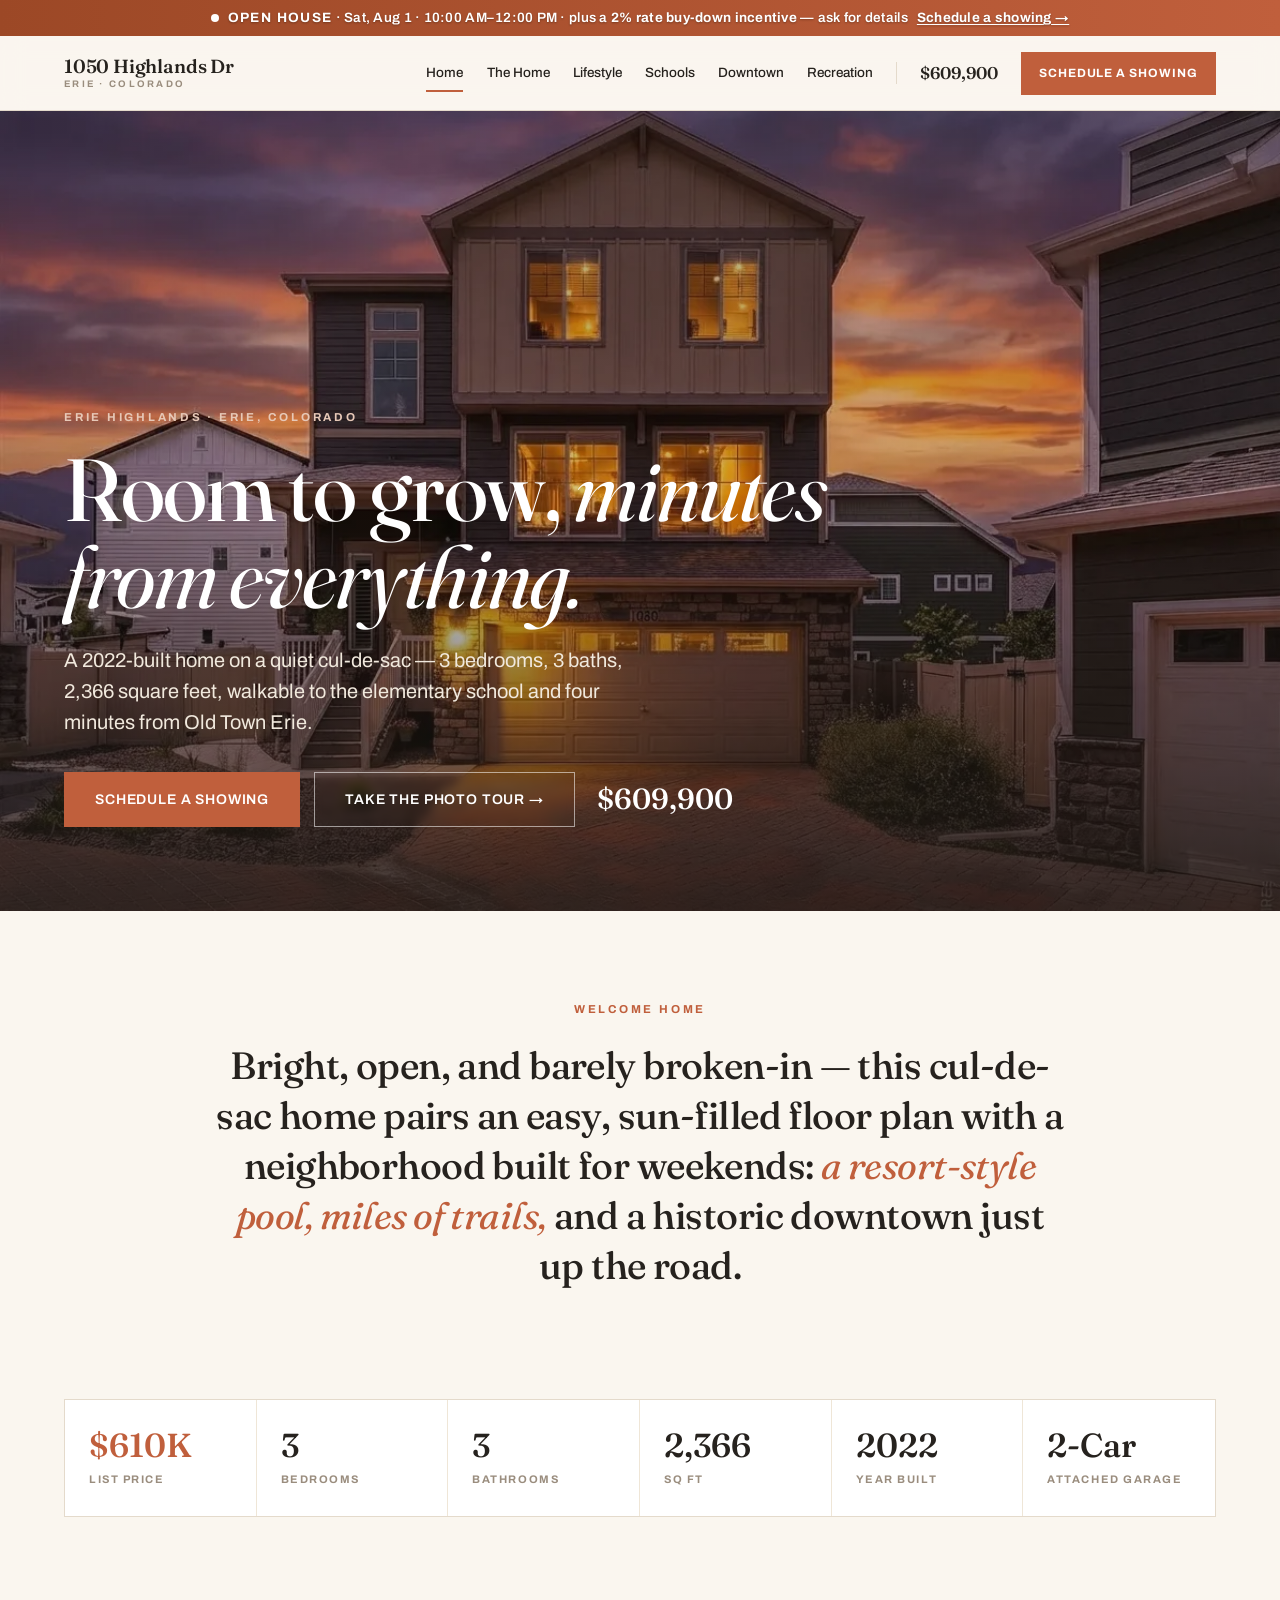
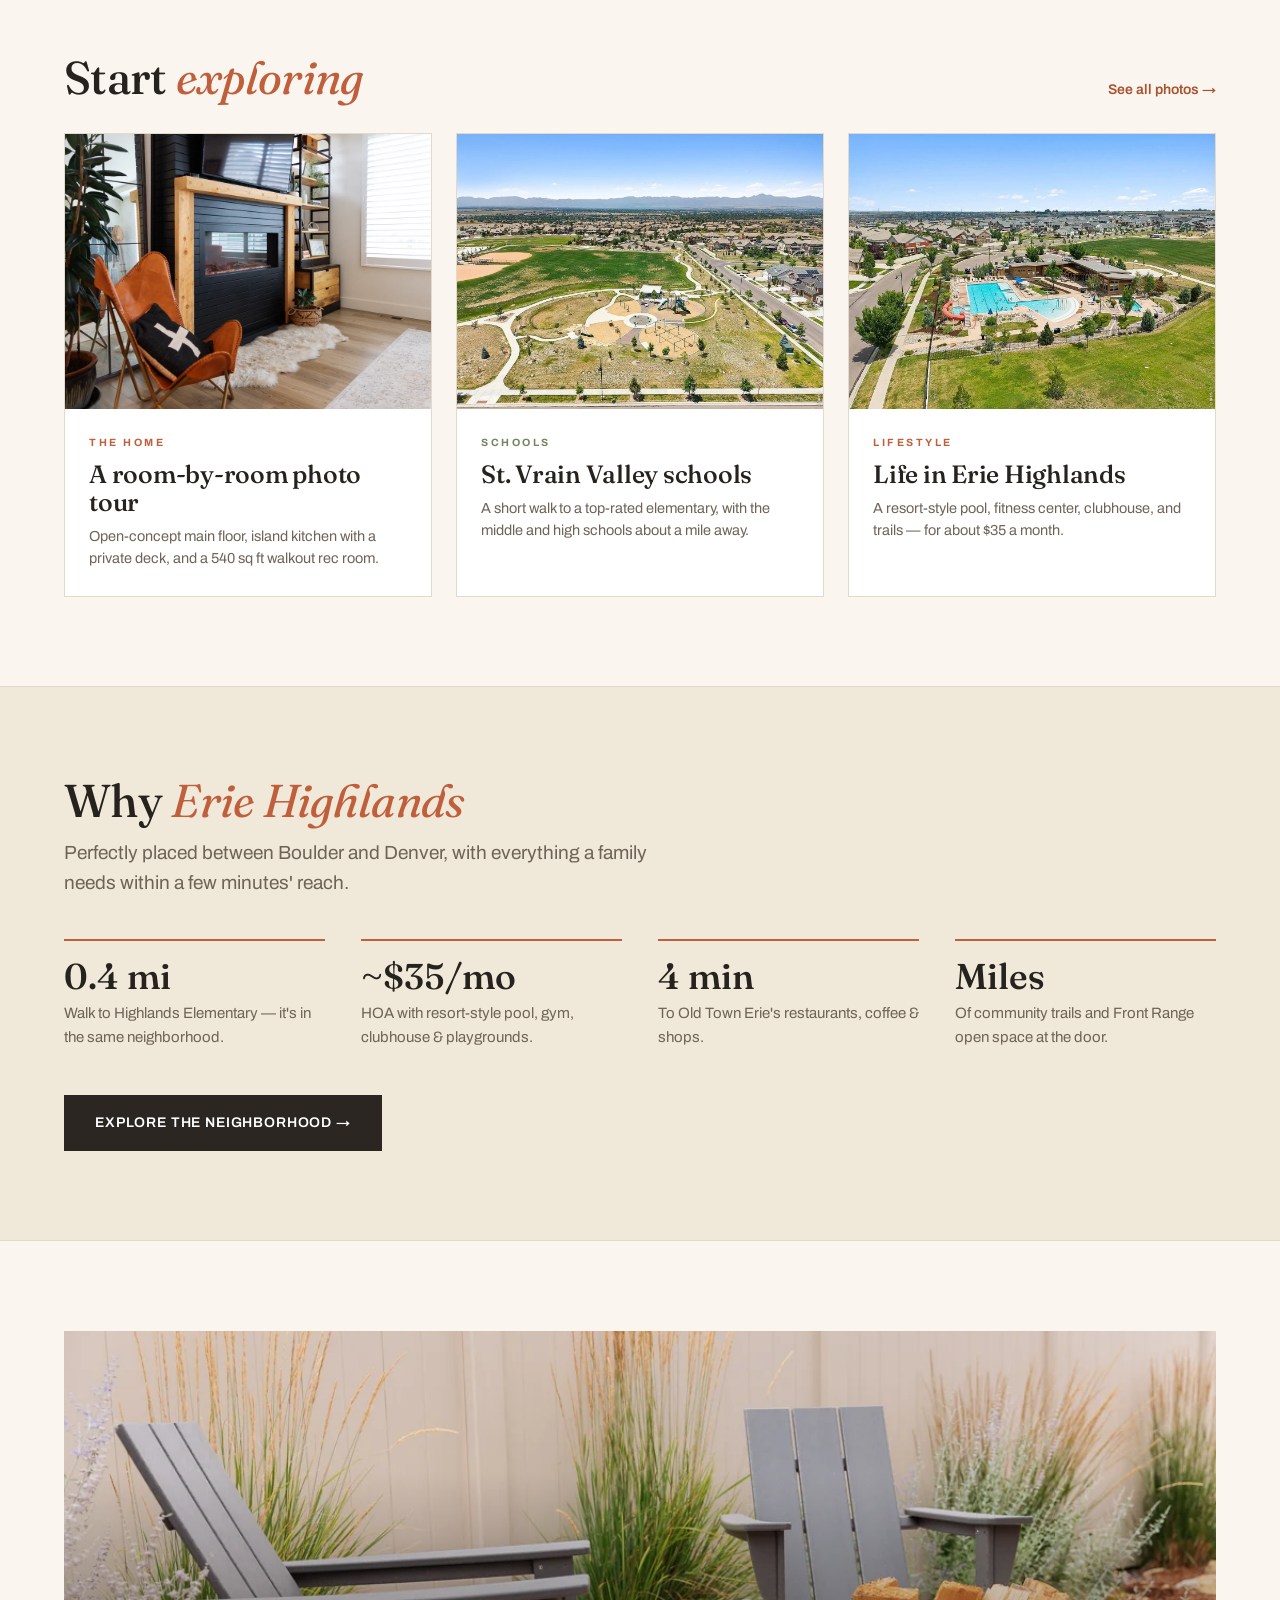
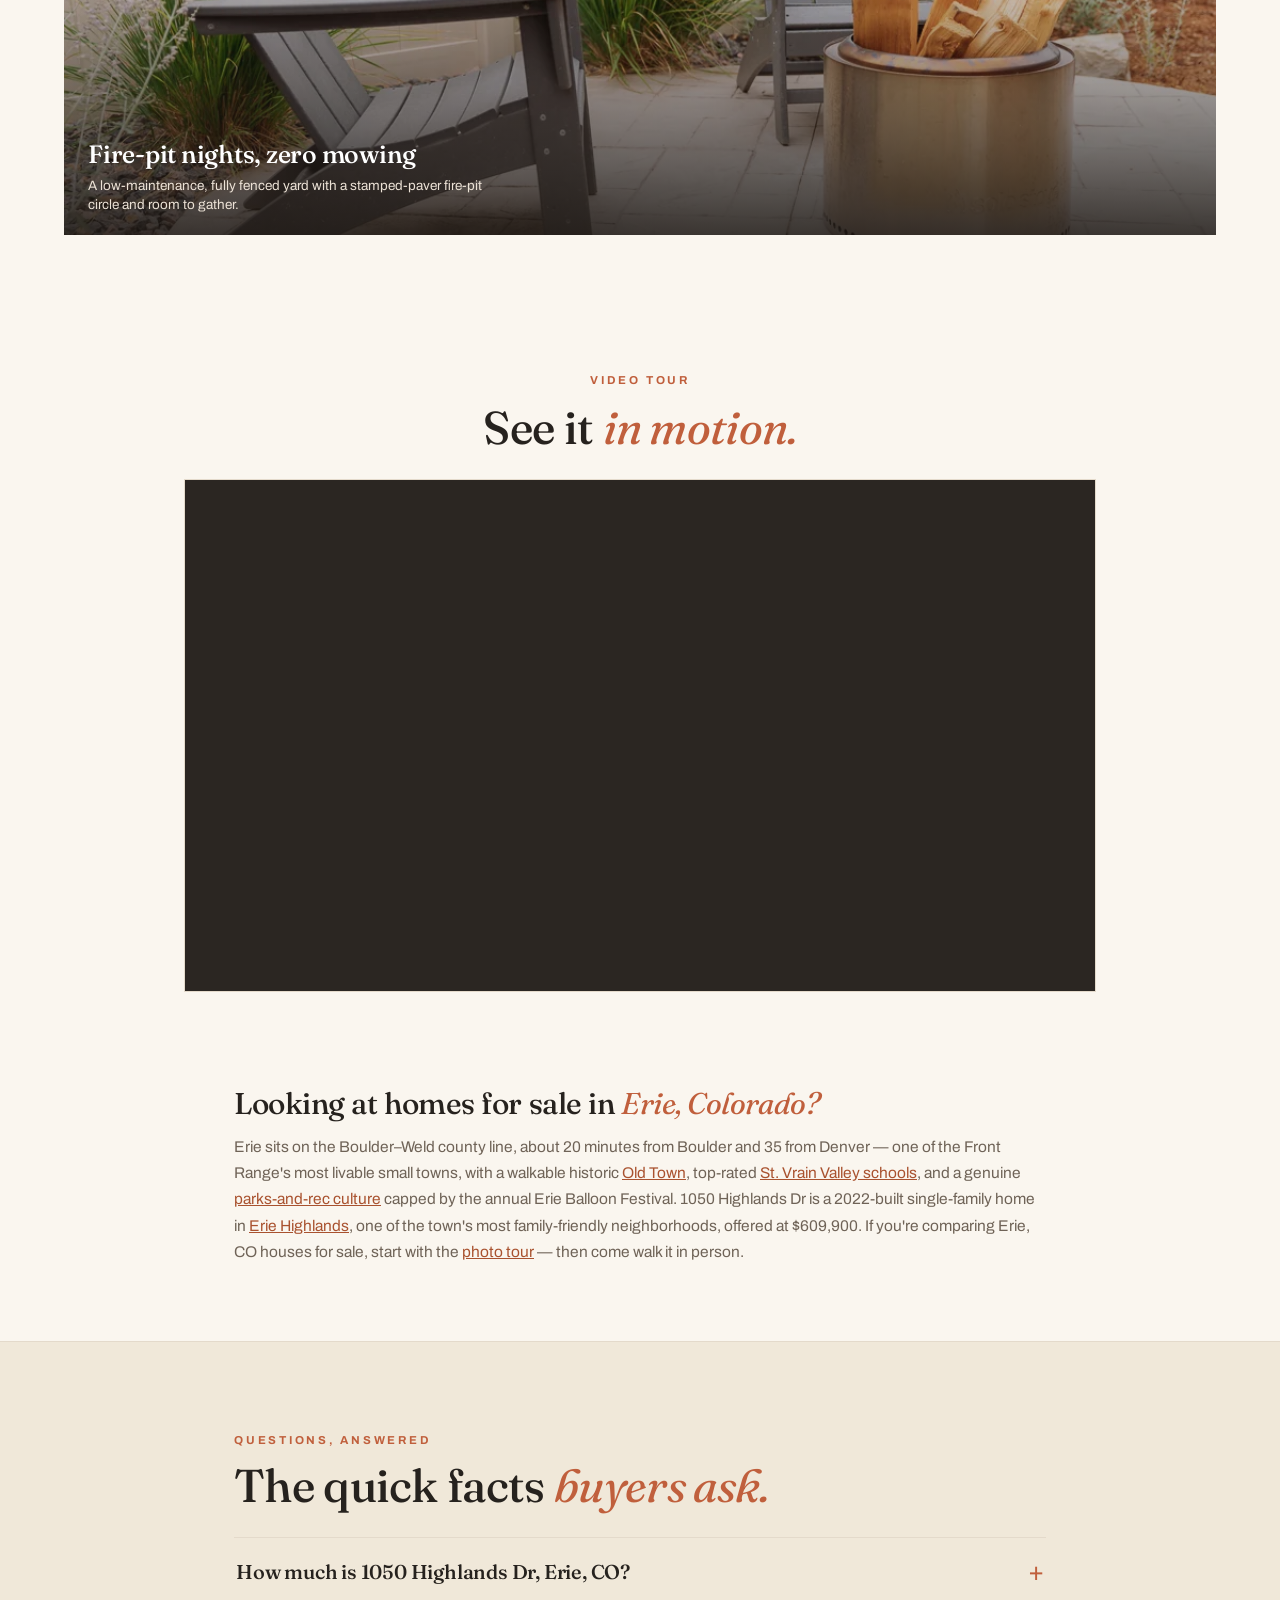
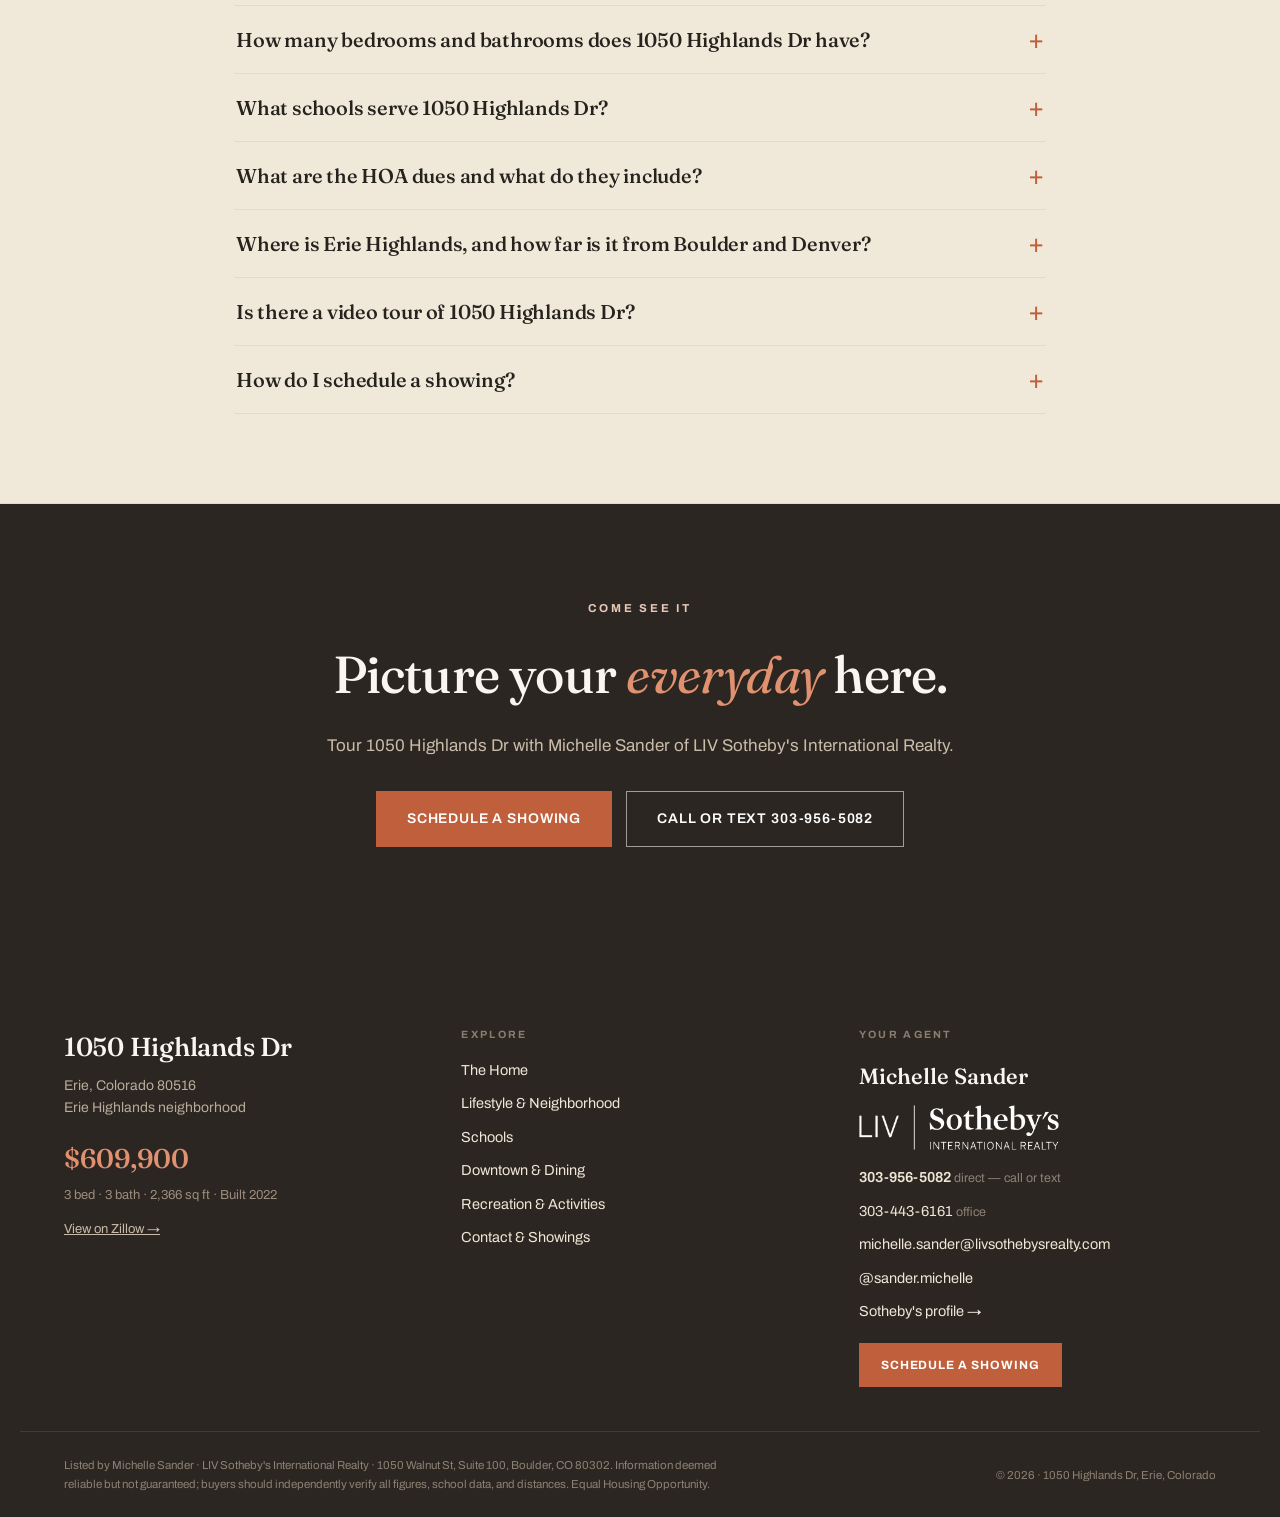
<file: index.html>
<!DOCTYPE html>
<html lang="en">
<head>
<meta charset="utf-8">
<meta name="viewport" content="width=device-width, initial-scale=1">
<title>1050 Highlands Dr, Erie CO 80516 — Home for Sale in Erie Highlands</title>
<meta name="description" content="$609,900|Erie, Colorado home for sale: 3-bed, 3-bath, 2,366 sq ft (built 2022) in the Erie Highlands neighborhood — walk to Highlands Elementary, 4 minutes to Old Town Erie. Listed at $609,900 by Michelle Sander, LIV Sotheby's International Realty.">
<meta name="robots" content="index, follow, max-image-preview:large, max-snippet:-1, max-video-preview:-1">
<link rel="canonical" href="https://1050highlandsdrerie.com/">
<meta property="og:site_name" content="1050 Highlands Dr — Erie, Colorado">
<meta property="og:title" content="1050 Highlands Dr, Erie CO 80516 — Home for Sale in Erie Highlands">
<meta property="og:description" content="$609,900|Erie, Colorado home for sale: 3-bed, 3-bath, 2,366 sq ft (built 2022) in the Erie Highlands neighborhood — walk to Highlands Elementary, 4 minutes to Old Town Erie. Listed at $609,900 by Michelle Sander, LIV Sotheby's International Realty.">
<meta property="og:type" content="website">
<meta property="og:url" content="https://1050highlandsdrerie.com/">
<meta property="og:image" content="https://1050highlandsdrerie.com/images/hero-twilight.webp">
<meta property="og:image:alt" content="1050 Highlands Dr, Erie, Colorado at twilight">
<meta property="og:locale" content="en_US">
<meta name="twitter:card" content="summary_large_image">
<meta name="twitter:title" content="1050 Highlands Dr, Erie CO 80516 — Home for Sale in Erie Highlands">
<meta name="twitter:description" content="$609,900|Erie, Colorado home for sale: 3-bed, 3-bath, 2,366 sq ft (built 2022) in the Erie Highlands neighborhood — walk to Highlands Elementary, 4 minutes to Old Town Erie. Listed at $609,900 by Michelle Sander, LIV Sotheby's International Realty.">
<meta name="twitter:image" content="https://1050highlandsdrerie.com/images/hero-twilight.webp">
<meta name="geo.region" content="US-CO">
<meta name="geo.placename" content="Erie, Colorado">
<link rel="icon" href="data:image/svg+xml,%3Csvg xmlns='http://www.w3.org/2000/svg' viewBox='0 0 32 32'%3E%3Crect width='32' height='32' fill='%232B2622'/%3E%3Cpath d='M16 7l10 8h-3v10h-5v-6h-4v6H9V15H6z' fill='%23C05F3C'/%3E%3C/svg%3E">
<link rel="preconnect" href="https://fonts.googleapis.com">
<link rel="preconnect" href="https://fonts.gstatic.com" crossorigin>
<link href="https://fonts.googleapis.com/css2?family=Fraunces:ital,opsz,wght@0,9..144,400..640;1,9..144,400..640&family=Archivo:wght@400;500;600;700&display=swap" rel="stylesheet">
<link rel="stylesheet" href="assets/style.css">
<script type="application/ld+json">
{
 "@context": "https://schema.org",
 "@graph": [
  {
   "@type": "WebSite",
   "@id": "https://1050highlandsdrerie.com/#website",
   "url": "https://1050highlandsdrerie.com/",
   "name": "1050 Highlands Dr — Erie, Colorado Home for Sale",
   "description": "Property website for 1050 Highlands Dr, a single-family home for sale in the Erie Highlands neighborhood of Erie, Colorado.",
   "publisher": {
    "@id": "https://1050highlandsdrerie.com/#agent"
   }
  },
  {
   "@type": "RealEstateListing",
   "@id": "https://1050highlandsdrerie.com/#listing",
   "url": "https://1050highlandsdrerie.com/",
   "name": "1050 Highlands Dr, Erie, CO 80516 — Home for Sale in Erie Highlands",
   "description": "Erie, Colorado home for sale: 3-bed, 3-bath, 2,366 sq ft single-family home built in 2022 in the Erie Highlands neighborhood. Walk to Highlands Elementary; 4 minutes to Old Town Erie. Listed at $609,900.",
   "datePosted": "2026-06-24",
   "image": "https://1050highlandsdrerie.com/images/hero-twilight.webp",
   "about": {
    "@id": "https://1050highlandsdrerie.com/#residence"
   },
   "offers": {
    "@type": "Offer",
    "price": 609900,
    "priceCurrency": "USD",
    "availability": "https://schema.org/InStock",
    "priceValidUntil": "2026-12-31",
    "itemOffered": {
     "@id": "https://1050highlandsdrerie.com/#residence"
    },
    "offeredBy": {
     "@id": "https://1050highlandsdrerie.com/#agent"
    }
   },
   "provider": {
    "@id": "https://1050highlandsdrerie.com/#agent"
   }
  },
  {
   "@type": "SingleFamilyResidence",
   "@id": "https://1050highlandsdrerie.com/#residence",
   "name": "1050 Highlands Dr, Erie, CO 80516",
   "description": "2022-built two-story single-family home with a walkout lower level in the Erie Highlands neighborhood of Erie, Colorado. 3 bedrooms, 3 bathrooms, 2,366 square feet, attached 2-car garage, fenced yard on a cul-de-sac, island kitchen with private deck, and a 540 sq ft walkout rec room.",
   "address": {
    "@type": "PostalAddress",
    "streetAddress": "1050 Highlands Dr",
    "addressLocality": "Erie",
    "addressRegion": "CO",
    "postalCode": "80516",
    "addressCountry": "US"
   },
   "numberOfBedrooms": 3,
   "numberOfBathroomsTotal": 3,
   "numberOfFullBathrooms": 2,
   "numberOfPartialBathrooms": 1,
   "floorSize": {
    "@type": "QuantitativeValue",
    "value": 2366,
    "unitCode": "FTK",
    "unitText": "square feet"
   },
   "yearBuilt": 2022,
   "numberOfRooms": 10,
   "amenityFeature": [
    {
     "@type": "LocationFeatureSpecification",
     "name": "Walkout lower-level rec room (540 sq ft)",
     "value": true
    },
    {
     "@type": "LocationFeatureSpecification",
     "name": "Island kitchen with deck",
     "value": true
    },
    {
     "@type": "LocationFeatureSpecification",
     "name": "Fenced yard with fire pit",
     "value": true
    },
    {
     "@type": "LocationFeatureSpecification",
     "name": "Attached 2-car garage",
     "value": true
    },
    {
     "@type": "LocationFeatureSpecification",
     "name": "HOA pool, fitness center, clubhouse, playgrounds, trails (~$35/mo)",
     "value": true
    },
    {
     "@type": "LocationFeatureSpecification",
     "name": "Central air conditioning",
     "value": true
    },
    {
     "@type": "LocationFeatureSpecification",
     "name": "Cul-de-sac lot",
     "value": true
    }
   ],
   "containedInPlace": {
    "@type": "Place",
    "name": "Erie Highlands, Erie, Colorado"
   },
   "geo": {
    "@type": "GeoCoordinates",
    "latitude": 40.0271,
    "longitude": -105.0206
   },
   "url": "https://1050highlandsdrerie.com/",
   "image": [
    "https://1050highlandsdrerie.com/images/hero-twilight.webp",
    "https://1050highlandsdrerie.com/images/exterior-front.webp",
    "https://1050highlandsdrerie.com/images/kitchen-island-wide.webp",
    "https://1050highlandsdrerie.com/images/fireside-wide.webp",
    "https://1050highlandsdrerie.com/images/rec-room-putting.webp",
    "https://1050highlandsdrerie.com/images/yard-firepit.webp",
    "https://1050highlandsdrerie.com/images/aerial-pool.webp"
   ]
  },
  {
   "@type": "RealEstateAgent",
   "@id": "https://1050highlandsdrerie.com/#agent",
   "name": "Michelle Sander",
   "telephone": "+1-303-956-5082",
   "email": "michelle.sander@livsothebysrealty.com",
   "image": "https://1050highlandsdrerie.com/images/michelle.jpg",
   "url": "https://1050highlandsdrerie.com/contact.html",
   "sameAs": [
    "https://www.instagram.com/sander.michelle/",
    "https://www.sothebysrealty.com/livsir/eng/associate/786-a-df2507222031108682/michelle-sander"
   ],
   "worksFor": {
    "@type": "RealEstateOrganization",
    "name": "LIV Sotheby's International Realty",
    "telephone": "+1-303-443-6161",
    "address": {
     "@type": "PostalAddress",
     "streetAddress": "1050 Walnut St, Suite 100",
     "addressLocality": "Boulder",
     "addressRegion": "CO",
     "postalCode": "80302",
     "addressCountry": "US"
    }
   },
   "areaServed": {
    "@type": "City",
    "name": "Erie",
    "containedInPlace": {
     "@type": "State",
     "name": "Colorado"
    }
   }
  },
  {
   "@type": "VideoObject",
   "@id": "https://1050highlandsdrerie.com/#tour-video",
   "name": "Video Tour — 1050 Highlands Dr, Erie, Colorado",
   "description": "Virtual walkthrough of 1050 Highlands Dr, a 3-bed, 3-bath 2022-built home for sale in the Erie Highlands neighborhood of Erie, CO. Listed at $609,900.",
   "thumbnailUrl": "https://i.ytimg.com/vi/qBzEjIeLmyw/hqdefault.jpg",
   "uploadDate": "2026-07-23",
   "embedUrl": "https://www.youtube-nocookie.com/embed/qBzEjIeLmyw",
   "contentUrl": "https://www.youtube.com/watch?v=qBzEjIeLmyw",
   "about": {
    "@id": "https://1050highlandsdrerie.com/#residence"
   }
  },
  {
   "@type": "FAQPage",
   "@id": "https://1050highlandsdrerie.com/#faq",
   "mainEntity": [
    {
     "@type": "Question",
     "name": "How much is 1050 Highlands Dr, Erie, CO?",
     "acceptedAnswer": {
      "@type": "Answer",
      "text": "It's listed at $609,900 — a recent price improvement from $639,000."
     }
    },
    {
     "@type": "Question",
     "name": "How many bedrooms and bathrooms does 1050 Highlands Dr have?",
     "acceptedAnswer": {
      "@type": "Answer",
      "text": "3 bedrooms and 3 bathrooms (2 full, 1 half) across 2,366 square feet, built in 2022, with an attached 2-car garage."
     }
    },
    {
     "@type": "Question",
     "name": "What schools serve 1050 Highlands Dr?",
     "acceptedAnswer": {
      "@type": "Answer",
      "text": "The home is in the St. Vrain Valley School District. Highlands Elementary is about a 0.4-mile walk in the same neighborhood, and Soaring Heights PK-8 and Erie High School are roughly a mile away."
     }
    },
    {
     "@type": "Question",
     "name": "What are the HOA dues and what do they include?",
     "acceptedAnswer": {
      "@type": "Answer",
      "text": "The Erie Highlands carriage-home HOA runs about $35 a month and covers a resort-style pool, fitness center, clubhouse, playgrounds, and community trails."
     }
    },
    {
     "@type": "Question",
     "name": "Where is Erie Highlands, and how far is it from Boulder and Denver?",
     "acceptedAnswer": {
      "@type": "Answer",
      "text": "1050 Highlands Dr is in the Erie Highlands neighborhood of Erie, Colorado — about 20 minutes from Boulder, 35 minutes from Denver, and 4 minutes from Old Town Erie."
     }
    },
    {
     "@type": "Question",
     "name": "Is there a video tour of 1050 Highlands Dr?",
     "acceptedAnswer": {
      "@type": "Answer",
      "text": "Yes — a full video walkthrough, a room-by-room photo tour, and floor plans are all on the property website at 1050highlandsdrerie.com."
     }
    },
    {
     "@type": "Question",
     "name": "How do I schedule a showing?",
     "acceptedAnswer": {
      "@type": "Answer",
      "text": "Contact listing agent Michelle Sander of LIV Sotheby's International Realty at 303-956-5082 (call or text), or use the contact form on the site."
     }
    }
   ]
  },
  {
   "@type": "BreadcrumbList",
   "itemListElement": [
    {
     "@type": "ListItem",
     "position": 1,
     "name": "Home",
     "item": "https://1050highlandsdrerie.com/"
    }
   ]
  }
 ]
}
</script>
</head>
<body>
<a class="skip-link" href="#main">Skip to content</a>
<a class="oh-bar" href="contact.html" aria-label="Open house Saturday, August 1, 10 AM to noon, plus a 2 percent rate buy-down incentive — ask for details. Schedule a showing.">
  <span class="oh-dot" aria-hidden="true"></span>
  <span><strong>Open House</strong> <span class="oh-sep" aria-hidden="true">·</span> Sat, Aug 1 <span class="oh-sep" aria-hidden="true">·</span> 10:00 AM&ndash;12:00 PM <span class="oh-sep" aria-hidden="true">·</span> plus a <b style="font-weight:700">2% rate buy-down incentive</b> &mdash; ask for details</span>
  <span class="oh-cta">Schedule a showing →</span>
</a>
<nav class="nav" aria-label="Main">
  <div class="nav-inner">
    <a class="brand" href="index.html"><b>1050 Highlands Dr</b><span>Erie · Colorado</span></a>
    <div class="nav-links">
      <a class="nl active" href="index.html">Home</a>
      <a class="nl " href="the-home.html">The Home</a>
      <a class="nl " href="lifestyle.html">Lifestyle</a>
      <a class="nl " href="schools.html">Schools</a>
      <a class="nl " href="downtown.html">Downtown</a>
      <a class="nl " href="recreation.html">Recreation</a>
      <span class="nav-divider" aria-hidden="true"></span>
      <span class="nav-price">$609,900</span>
      <a class="nav-cta" href="contact.html">Schedule a Showing</a>
    </div>
    <button class="nav-burger" aria-label="Menu" aria-expanded="false"><span></span><span></span><span></span></button>
  </div>
  <div class="nav-mobile">
    <a href="index.html">Home</a>
    <a href="the-home.html">The Home</a>
    <a href="lifestyle.html">Lifestyle &amp; Neighborhood</a>
    <a href="schools.html">Schools</a>
    <a href="downtown.html">Downtown &amp; Dining</a>
    <a href="recreation.html">Recreation &amp; Activities</a>
    <a href="contact.html">Contact / Schedule a Showing — $609,900</a>
  </div>
</nav>

<main id="main">

  <!-- HERO -->
  <header class="hero" style="height:min(92vh,800px);min-height:560px">
    <div class="hero-media"><img src="images/hero-twilight.webp" alt="Front exterior of 1050 Highlands Dr glowing at twilight beneath a Colorado sunset" fetchpriority="high"></div>
    <div class="hero-scrim"></div>
    <div class="hero-inner wrap" style="padding-bottom:clamp(46px,7vw,84px)">
      <div class="eyebrow cream" style="margin-bottom:20px">Erie Highlands · Erie, Colorado</div>
      <h1 class="display" style="color:#fff;max-width:15ch">Room to grow, <span class="em-light">minutes from everything.</span></h1>
      <p style="font-size:clamp(16px,1.6vw,20px);color:#F1E9DD;margin:24px 0 0;max-width:52ch;line-height:1.55">A 2022-built home on a quiet cul-de-sac — 3 bedrooms, 3 baths, 2,366 square feet, walkable to the elementary school and four minutes from Old Town Erie.</p>
      <div style="display:flex;flex-wrap:wrap;gap:14px;align-items:center;margin-top:34px">
        <a class="btn" href="contact.html">Schedule a Showing</a>
        <a class="btn btn-ghost" href="the-home.html">Take the Photo Tour →</a>
        <span style="font-family:var(--serif);font-size:29px;color:#fff;font-weight:540;margin-left:8px">$609,900</span>
      </div>
    </div>
  </header>

  <!-- INTRO -->
  <section class="section" style="padding-bottom:clamp(36px,5vw,60px)">
    <div class="wrap" style="max-width:940px;text-align:center">
      <div class="eyebrow reveal">Welcome home</div>
      <p class="serif reveal d1" style="font-size:clamp(24px,3.3vw,38px);line-height:1.32;margin:22px 0 0;text-wrap:pretty">Bright, open, and barely broken-in — this cul-de-sac home pairs an easy, sun-filled floor plan with a neighborhood built for weekends: <span class="em">a resort-style pool, miles of trails,</span> and a historic downtown just up the road.</p>
    </div>
  </section>

  <!-- QUICK FACTS -->
  <section class="section-tight">
    <div class="wrap">
      <div class="facts reveal">
        <div class="fact"><b class="accent">$610K</b><span>List Price</span></div>
        <div class="fact"><b>3</b><span>Bedrooms</span></div>
        <div class="fact"><b>3</b><span>Bathrooms</span></div>
        <div class="fact"><b>2,366</b><span>Sq Ft</span></div>
        <div class="fact"><b>2022</b><span>Year Built</span></div>
        <div class="fact"><b>2-Car</b><span>Attached Garage</span></div>
      </div>
    </div>
  </section>

  <!-- TEASERS -->
  <section class="section">
    <div class="wrap">
      <div style="display:flex;align-items:baseline;justify-content:space-between;gap:20px;margin-bottom:30px;flex-wrap:wrap">
        <h2 class="h-sect reveal">Start <span class="em">exploring</span></h2>
        <a class="link-arrow reveal" href="the-home.html">See all photos →</a>
      </div>
      <div style="display:grid;grid-template-columns:repeat(auto-fit,minmax(min(280px,100%),1fr));gap:24px">
        <a class="card reveal" href="the-home.html">
          <figure class="photo" style="aspect-ratio:4/3">
            <img src="images/fireside-wide.webp" alt="Living room with a glowing fireplace and black shiplap feature wall" loading="lazy">
          </figure>
          <div class="card-pad">
            <div class="eyebrow" style="font-size:10.5px">The Home</div>
            <div class="h-card" style="margin-top:9px">A room-by-room photo tour</div>
            <p style="font-size:14.5px;color:var(--ink-soft);margin:9px 0 0;line-height:1.55">Open-concept main floor, island kitchen with a private deck, and a 540 sq ft walkout rec room.</p>
          </div>
        </a>
        <a class="card reveal d1" href="schools.html">
          <figure class="photo" style="aspect-ratio:4/3">
            <img src="images/aerial-park.webp" alt="Aerial view of the Erie Highlands park, ball field and trails with the Rockies beyond" loading="lazy">
          </figure>
          <div class="card-pad">
            <div class="eyebrow sage" style="font-size:10.5px">Schools</div>
            <div class="h-card" style="margin-top:9px">St. Vrain Valley schools</div>
            <p style="font-size:14.5px;color:var(--ink-soft);margin:9px 0 0;line-height:1.55">A short walk to a top-rated elementary, with the middle and high schools about a mile away.</p>
          </div>
        </a>
        <a class="card reveal d2" href="lifestyle.html">
          <figure class="photo" style="aspect-ratio:4/3">
            <img src="images/aerial-pool.webp" alt="Aerial view of the Erie Highlands community pool, waterslide and clubhouse" loading="lazy">
          </figure>
          <div class="card-pad">
            <div class="eyebrow" style="font-size:10.5px">Lifestyle</div>
            <div class="h-card" style="margin-top:9px">Life in Erie Highlands</div>
            <p style="font-size:14.5px;color:var(--ink-soft);margin:9px 0 0;line-height:1.55">A resort-style pool, fitness center, clubhouse, and trails — for about $35 a month.</p>
          </div>
        </a>
      </div>
    </div>
  </section>

  <!-- WHY BAND -->
  <section class="band">
    <div class="wrap section">
      <h2 class="h-sect reveal">Why <span class="em">Erie Highlands</span></h2>
      <p class="lede reveal" style="margin:12px 0 40px;max-width:56ch">Perfectly placed between Boulder and Denver, with everything a family needs within a few minutes' reach.</p>
      <div style="display:grid;grid-template-columns:repeat(auto-fit,minmax(min(210px,100%),1fr));gap:32px 36px">
        <div class="stat-rule reveal"><b>0.4 mi</b><p>Walk to Highlands Elementary — it's in the same neighborhood.</p></div>
        <div class="stat-rule reveal d1"><b>~$35/mo</b><p>HOA with resort-style pool, gym, clubhouse &amp; playgrounds.</p></div>
        <div class="stat-rule reveal d2"><b>4 min</b><p>To Old Town Erie's restaurants, coffee &amp; shops.</p></div>
        <div class="stat-rule reveal d3"><b>Miles</b><p>Of community trails and Front Range open space at the door.</p></div>
      </div>
      <div style="margin-top:46px" class="reveal">
        <a class="btn btn-dark" href="lifestyle.html">Explore the neighborhood →</a>
      </div>
    </div>
  </section>

  <!-- PHOTO BREAK -->
  <section class="section">
    <div class="wrap">
      <figure class="photo clickable photo-banner reveal">
        <img src="images/firepit-smores.webp" alt="Paver fire-pit circle with Adirondack chairs and a smokeless fire pit in the fenced backyard" loading="lazy">
        <div class="scrim"></div>
        <figcaption>
          <div class="cap-h">Fire-pit nights, zero mowing</div>
          <div class="cap-d">A low-maintenance, fully fenced yard with a stamped-paver fire-pit circle and room to gather.</div>
        </figcaption>
      </figure>
    </div>
  </section>

  <!-- VIDEO TOUR -->
  <section class="section-tight">
    <div class="wrap" style="max-width:1000px">
      <div style="text-align:center;margin-bottom:26px">
        <div class="eyebrow reveal">Video tour</div>
        <h2 class="h-sect reveal d1" style="margin-top:14px">See it <span class="em">in motion.</span></h2>
      </div>
      <div class="reveal d2" style="position:relative;aspect-ratio:16/9;background:var(--espresso);border:1px solid var(--line)">
        <iframe src="https://www.youtube-nocookie.com/embed/qBzEjIeLmyw" title="Video tour of 1050 Highlands Dr, Erie, Colorado" loading="lazy" allow="accelerometer; autoplay; clipboard-write; encrypted-media; gyroscope; picture-in-picture; web-share" allowfullscreen style="position:absolute;inset:0;width:100%;height:100%;border:0"></iframe>
      </div>
    </div>
  </section>

  <!-- ABOUT ERIE / SEO COPY -->
  <section class="section-tight" style="padding-bottom:clamp(48px,6vw,76px)">
    <div class="wrap" style="max-width:900px">
      <h2 class="h-sect reveal" style="font-size:clamp(22px,2.8vw,30px)">Looking at homes for sale in <span class="em">Erie, Colorado?</span></h2>
      <p class="reveal d1" style="font-size:15.5px;color:var(--ink-soft);line-height:1.7;margin:14px 0 0">Erie sits on the Boulder–Weld county line, about 20 minutes from Boulder and 35 from Denver — one of the Front Range's most livable small towns, with a walkable historic <a href="downtown.html">Old Town</a>, top-rated <a href="schools.html">St. Vrain Valley schools</a>, and a genuine <a href="recreation.html">parks-and-rec culture</a> capped by the annual Erie Balloon Festival. 1050 Highlands Dr is a 2022-built single-family home in <a href="lifestyle.html">Erie Highlands</a>, one of the town's most family-friendly neighborhoods, offered at $609,900. If you're comparing Erie, CO houses for sale, start with the <a href="the-home.html">photo tour</a> — then come walk it in person.</p>
    </div>
  </section>

  <!-- FAQ -->
  <section class="band">
    <div class="wrap section" style="max-width:900px">
      <div class="eyebrow reveal">Questions, answered</div>
      <h2 class="h-sect reveal d1" style="margin:12px 0 26px">The quick facts <span class="em">buyers ask.</span></h2>
      <div class="faq reveal d1">
        <details><summary>How much is 1050 Highlands Dr, Erie, CO?</summary><p>It's listed at $609,900 — a recent price improvement from $639,000.</p></details>
        <details><summary>How many bedrooms and bathrooms does 1050 Highlands Dr have?</summary><p>3 bedrooms and 3 bathrooms (2 full, 1 half) across 2,366 square feet, built in 2022, with an attached 2-car garage.</p></details>
        <details><summary>What schools serve 1050 Highlands Dr?</summary><p>The home is in the St. Vrain Valley School District. Highlands Elementary is about a 0.4-mile walk in the same neighborhood, and Soaring Heights PK-8 and Erie High School are roughly a mile away.</p></details>
        <details><summary>What are the HOA dues and what do they include?</summary><p>The Erie Highlands carriage-home HOA runs about $35 a month and covers a resort-style pool, fitness center, clubhouse, playgrounds, and community trails.</p></details>
        <details><summary>Where is Erie Highlands, and how far is it from Boulder and Denver?</summary><p>1050 Highlands Dr is in the Erie Highlands neighborhood of Erie, Colorado — about 20 minutes from Boulder, 35 minutes from Denver, and 4 minutes from Old Town Erie.</p></details>
        <details><summary>Is there a video tour of 1050 Highlands Dr?</summary><p>Yes — a full video walkthrough, a room-by-room photo tour, and floor plans are all on this site. Start with the <a href="the-home.html">photo tour</a>.</p></details>
        <details><summary>How do I schedule a showing?</summary><p>Contact listing agent Michelle Sander of LIV Sotheby's International Realty at <a href="tel:+13039565082">303-956-5082</a> (call or text), or use the <a href="contact.html">contact form</a>.</p></details>
      </div>
    </div>
  </section>

  <!-- CTA -->
  <section style="background:var(--espresso);color:#FAF6EF">
    <div class="wrap" style="max-width:900px;text-align:center;padding-top:clamp(56px,8vw,96px);padding-bottom:clamp(56px,8vw,96px)">
      <div class="eyebrow cream reveal">Come see it</div>
      <h2 class="reveal d1" style="font-size:clamp(30px,4.6vw,52px);margin:16px 0 0;text-wrap:balance">Picture your <span class="em-light" style="color:#E0916F">everyday</span> here.</h2>
      <p class="reveal d2" style="font-size:17px;color:#C9BCAA;margin:18px 0 32px">Tour 1050 Highlands Dr with Michelle Sander of LIV Sotheby's International Realty.</p>
      <div class="reveal d3" style="display:flex;gap:14px;justify-content:center;flex-wrap:wrap">
        <a class="btn" href="contact.html">Schedule a Showing</a>
        <a class="btn btn-ghost" href="tel:+13039565082">Call or text 303-956-5082</a>
      </div>
    </div>
  </section>

</main>
<footer class="footer">
  <div class="footer-grid">
    <div style="max-width:330px">
      <div class="footer-addr">1050 Highlands Dr</div>
      <div style="font-size:14px;color:#B8AB99;margin-top:8px;line-height:1.6">Erie, Colorado 80516<br>Erie Highlands neighborhood</div>
      <div class="footer-price">$609,900</div>
      <div style="font-size:13px;color:#9A8D7E;margin-top:5px">3 bed · 3 bath · 2,366 sq ft · Built 2022</div>
      <a href="https://www.zillow.com/homedetails/1050-Highlands-Dr-Erie-CO-80516/456816547_zpid/" target="_blank" rel="noopener" style="display:inline-block;font-size:13px;margin-top:14px;color:#C9BCAA;text-decoration:underline">View on Zillow →</a>
    </div>
    <div>
      <div class="footer-label">Explore</div>
      <div class="footer-links">
        <a href="the-home.html">The Home</a>
        <a href="lifestyle.html">Lifestyle &amp; Neighborhood</a>
        <a href="schools.html">Schools</a>
        <a href="downtown.html">Downtown &amp; Dining</a>
        <a href="recreation.html">Recreation &amp; Activities</a>
        <a href="contact.html">Contact &amp; Showings</a>
      </div>
    </div>
    <div>
      <div class="footer-label">Your Agent</div>
      <div style="font-family:var(--serif);font-size:22px;color:#FAF6EF;font-weight:540">Michelle Sander</div>
      <img src="images/liv-sothebys-white.png" alt="LIV Sotheby's International Realty" width="200" style="width:200px;max-width:75%;height:auto;margin-top:12px;display:block">
      <div class="footer-links" style="margin-top:16px">
        <a href="tel:+13039565082"><b style="font-weight:600">303-956-5082</b> <span style="color:#8D8073;font-size:12.5px">direct — call or text</span></a>
        <a href="tel:+13034436161">303-443-6161 <span style="color:#8D8073;font-size:12.5px">office</span></a>
        <a href="mailto:michelle.sander@livsothebysrealty.com">michelle.sander@livsothebysrealty.com</a>
        <a href="https://www.instagram.com/sander.michelle/" target="_blank" rel="noopener">@sander.michelle</a>
        <a href="https://www.sothebysrealty.com/livsir/eng/associate/786-a-df2507222031108682/michelle-sander" target="_blank" rel="noopener">Sotheby's profile →</a>
      </div>
      <a href="contact.html" style="display:inline-block;margin-top:20px;background:#C05F3C;color:#fff;font-size:12px;font-weight:700;letter-spacing:.08em;text-transform:uppercase;padding:13px 22px">Schedule a Showing</a>
    </div>
  </div>
  <div class="footer-legal">
    <div style="max-width:680px">
      Listed by Michelle Sander · LIV Sotheby's International Realty · 1050 Walnut St, Suite 100, Boulder, CO 80302.
      Information deemed reliable but not guaranteed; buyers should independently verify all figures, school data, and distances.
      Equal Housing Opportunity.
    </div>
    <div>© 2026 · 1050 Highlands Dr, Erie, Colorado</div>
  </div>
</footer>
<script src="assets/main.js" defer></script>

</body>
</html>
</file>
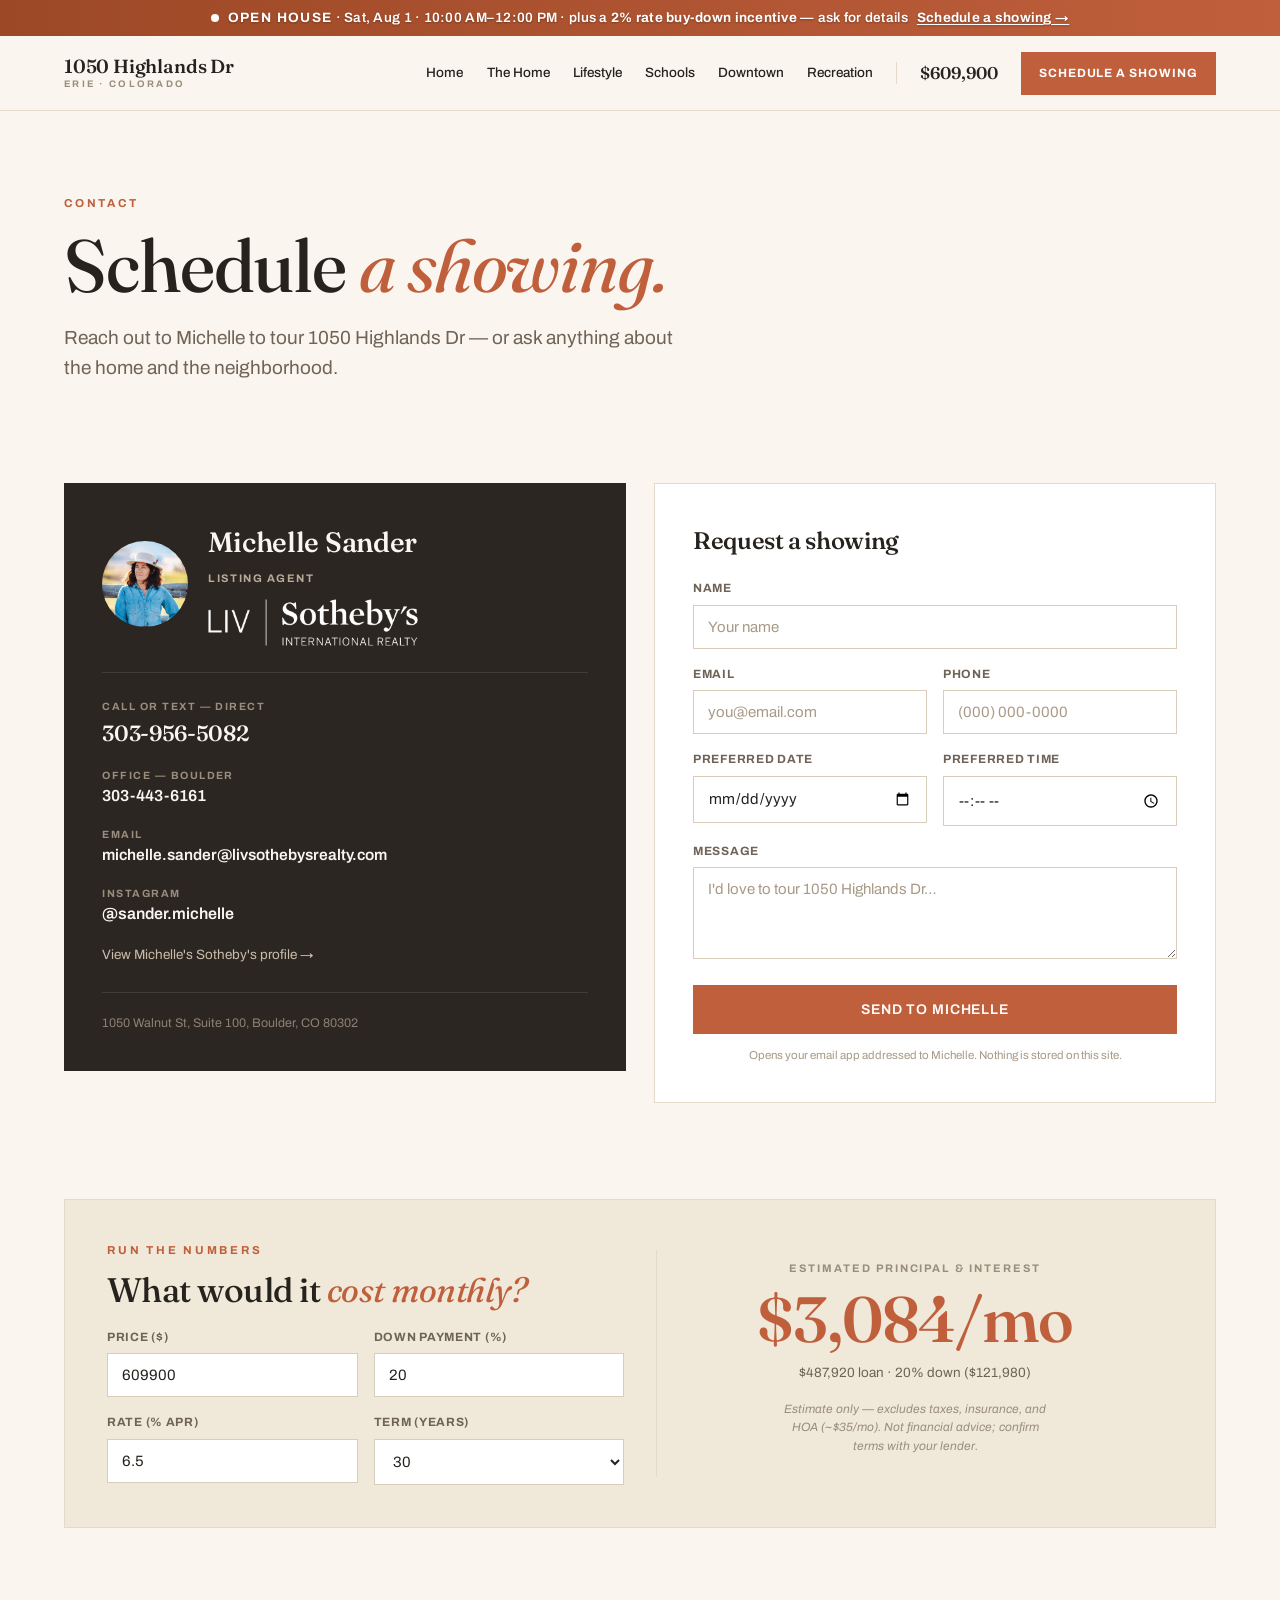
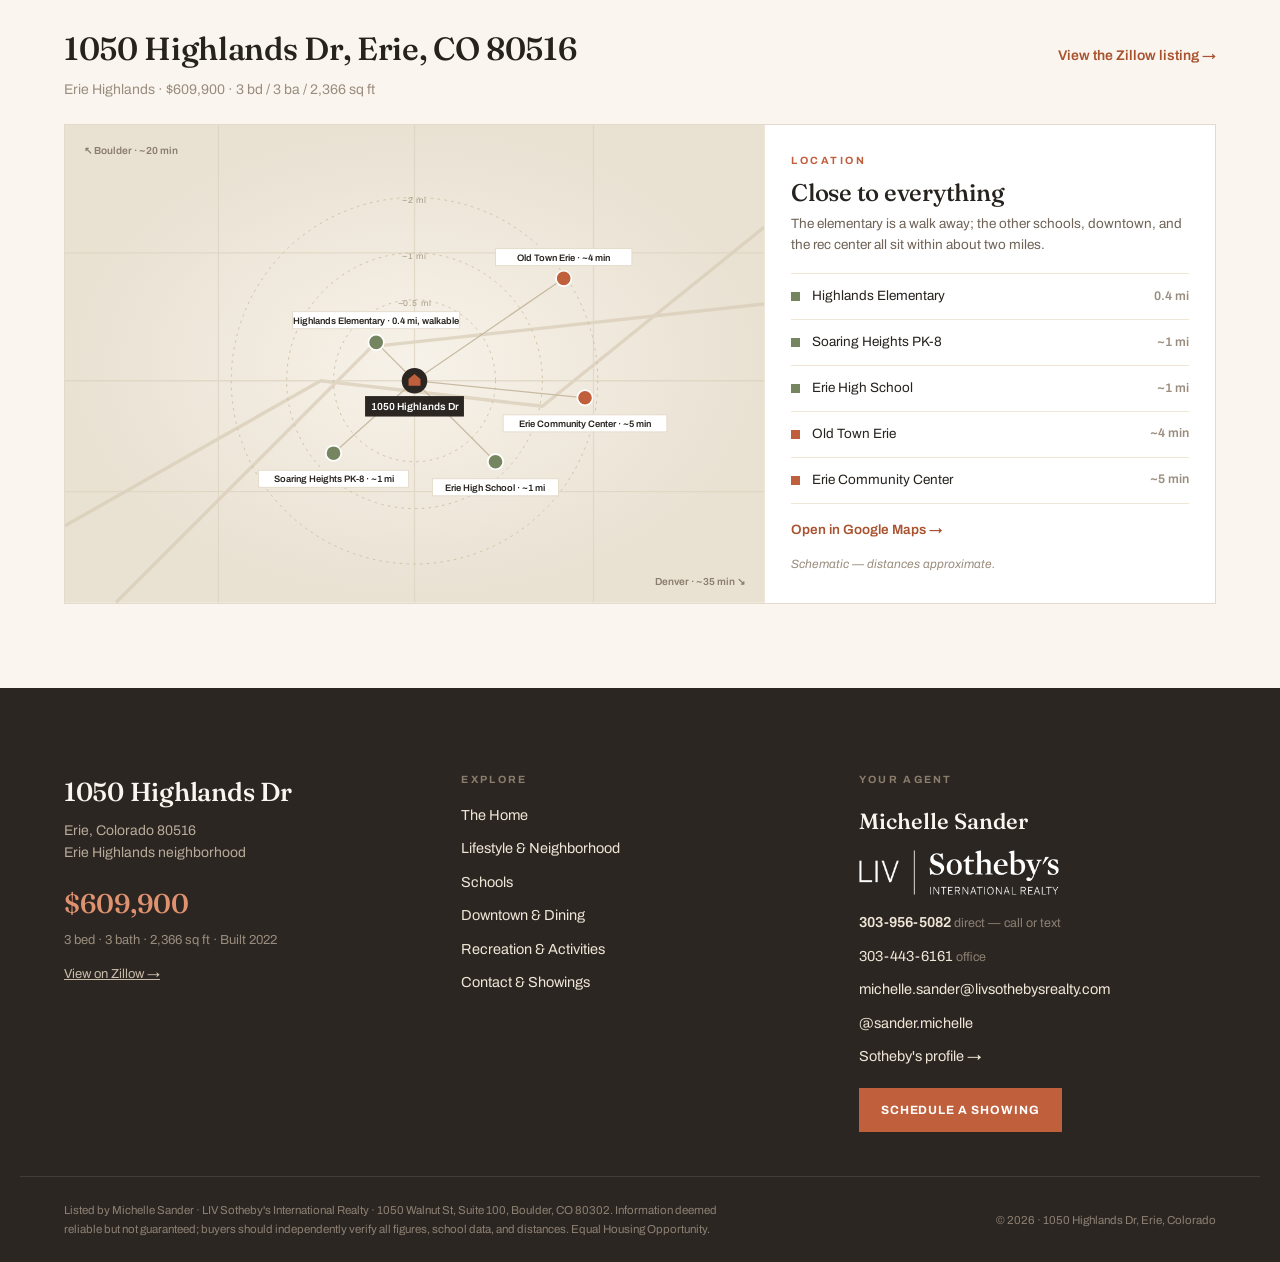
<file: contact.html>
<!DOCTYPE html>
<html lang="en">
<head>
<meta charset="utf-8">
<meta name="viewport" content="width=device-width, initial-scale=1">
<title>Schedule a Showing — 1050 Highlands Dr, Erie CO 80516</title>
<meta name="description" content="Michelle Sander, LIV Sotheby's|Ready to see this Erie, Colorado home for sale? Schedule a showing of 1050 Highlands Dr with Michelle Sander of LIV Sotheby's International Realty — call or text 303-956-5082, or send a request online. $609,900.">
<meta name="robots" content="index, follow, max-image-preview:large, max-snippet:-1, max-video-preview:-1">
<link rel="canonical" href="https://1050highlandsdrerie.com/contact.html">
<meta property="og:site_name" content="1050 Highlands Dr — Erie, Colorado">
<meta property="og:title" content="Schedule a Showing — 1050 Highlands Dr, Erie CO 80516">
<meta property="og:description" content="Michelle Sander, LIV Sotheby's|Ready to see this Erie, Colorado home for sale? Schedule a showing of 1050 Highlands Dr with Michelle Sander of LIV Sotheby's International Realty — call or text 303-956-5082, or send a request online. $609,900.">
<meta property="og:type" content="website">
<meta property="og:url" content="https://1050highlandsdrerie.com/contact.html">
<meta property="og:image" content="https://1050highlandsdrerie.com/images/hero-twilight.webp">
<meta property="og:image:alt" content="1050 Highlands Dr, Erie, Colorado at twilight">
<meta property="og:locale" content="en_US">
<meta name="twitter:card" content="summary_large_image">
<meta name="twitter:title" content="Schedule a Showing — 1050 Highlands Dr, Erie CO 80516">
<meta name="twitter:description" content="Michelle Sander, LIV Sotheby's|Ready to see this Erie, Colorado home for sale? Schedule a showing of 1050 Highlands Dr with Michelle Sander of LIV Sotheby's International Realty — call or text 303-956-5082, or send a request online. $609,900.">
<meta name="twitter:image" content="https://1050highlandsdrerie.com/images/hero-twilight.webp">
<meta name="geo.region" content="US-CO">
<meta name="geo.placename" content="Erie, Colorado">
<link rel="icon" href="data:image/svg+xml,%3Csvg xmlns='http://www.w3.org/2000/svg' viewBox='0 0 32 32'%3E%3Crect width='32' height='32' fill='%232B2622'/%3E%3Cpath d='M16 7l10 8h-3v10h-5v-6h-4v6H9V15H6z' fill='%23C05F3C'/%3E%3C/svg%3E">
<link rel="preconnect" href="https://fonts.googleapis.com">
<link rel="preconnect" href="https://fonts.gstatic.com" crossorigin>
<link href="https://fonts.googleapis.com/css2?family=Fraunces:ital,opsz,wght@0,9..144,400..640;1,9..144,400..640&family=Archivo:wght@400;500;600;700&display=swap" rel="stylesheet">
<link rel="stylesheet" href="assets/style.css">
<script type="application/ld+json">
{
 "@context": "https://schema.org",
 "@graph": [
  {
   "@type": "ContactPage",
   "@id": "https://1050highlandsdrerie.com/contact.html#webpage",
   "url": "https://1050highlandsdrerie.com/contact.html",
   "name": "Schedule a Showing — 1050 Highlands Dr, Erie, CO",
   "description": "Contact listing agent Michelle Sander of LIV Sotheby's International Realty.",
   "isPartOf": {
    "@id": "https://1050highlandsdrerie.com/#website"
   },
   "about": {
    "@id": "https://1050highlandsdrerie.com/#listing"
   },
   "inLanguage": "en-US"
  },
  {
   "@type": "RealEstateAgent",
   "@id": "https://1050highlandsdrerie.com/#agent",
   "name": "Michelle Sander",
   "telephone": "+1-303-956-5082",
   "email": "michelle.sander@livsothebysrealty.com",
   "image": "https://1050highlandsdrerie.com/images/michelle.jpg",
   "url": "https://1050highlandsdrerie.com/contact.html",
   "sameAs": [
    "https://www.instagram.com/sander.michelle/",
    "https://www.sothebysrealty.com/livsir/eng/associate/786-a-df2507222031108682/michelle-sander"
   ],
   "worksFor": {
    "@type": "RealEstateOrganization",
    "name": "LIV Sotheby's International Realty",
    "telephone": "+1-303-443-6161",
    "address": {
     "@type": "PostalAddress",
     "streetAddress": "1050 Walnut St, Suite 100",
     "addressLocality": "Boulder",
     "addressRegion": "CO",
     "postalCode": "80302",
     "addressCountry": "US"
    }
   },
   "areaServed": {
    "@type": "City",
    "name": "Erie",
    "containedInPlace": {
     "@type": "State",
     "name": "Colorado"
    }
   }
  },
  {
   "@type": "BreadcrumbList",
   "itemListElement": [
    {
     "@type": "ListItem",
     "position": 1,
     "name": "Home",
     "item": "https://1050highlandsdrerie.com/"
    },
    {
     "@type": "ListItem",
     "position": 2,
     "name": "Contact & Showings",
     "item": "https://1050highlandsdrerie.com/contact.html"
    }
   ]
  }
 ]
}
</script>
</head>
<body>
<a class="skip-link" href="#main">Skip to content</a>
<a class="oh-bar" href="contact.html" aria-label="Open house Saturday, August 1, 10 AM to noon, plus a 2 percent rate buy-down incentive — ask for details. Schedule a showing.">
  <span class="oh-dot" aria-hidden="true"></span>
  <span><strong>Open House</strong> <span class="oh-sep" aria-hidden="true">·</span> Sat, Aug 1 <span class="oh-sep" aria-hidden="true">·</span> 10:00 AM&ndash;12:00 PM <span class="oh-sep" aria-hidden="true">·</span> plus a <b style="font-weight:700">2% rate buy-down incentive</b> &mdash; ask for details</span>
  <span class="oh-cta">Schedule a showing →</span>
</a>
<nav class="nav" aria-label="Main">
  <div class="nav-inner">
    <a class="brand" href="index.html"><b>1050 Highlands Dr</b><span>Erie · Colorado</span></a>
    <div class="nav-links">
      <a class="nl " href="index.html">Home</a>
      <a class="nl " href="the-home.html">The Home</a>
      <a class="nl " href="lifestyle.html">Lifestyle</a>
      <a class="nl " href="schools.html">Schools</a>
      <a class="nl " href="downtown.html">Downtown</a>
      <a class="nl " href="recreation.html">Recreation</a>
      <span class="nav-divider" aria-hidden="true"></span>
      <span class="nav-price">$609,900</span>
      <a class="nav-cta" href="contact.html">Schedule a Showing</a>
    </div>
    <button class="nav-burger" aria-label="Menu" aria-expanded="false"><span></span><span></span><span></span></button>
  </div>
  <div class="nav-mobile">
    <a href="index.html">Home</a>
    <a href="the-home.html">The Home</a>
    <a href="lifestyle.html">Lifestyle &amp; Neighborhood</a>
    <a href="schools.html">Schools</a>
    <a href="downtown.html">Downtown &amp; Dining</a>
    <a href="recreation.html">Recreation &amp; Activities</a>
    <a href="contact.html">Contact / Schedule a Showing — $609,900</a>
  </div>
</nav>

<main id="main">

  <section class="wrap" style="padding-top:clamp(48px,7vw,84px);padding-bottom:clamp(20px,3vw,32px)">
    <div class="eyebrow reveal">Contact</div>
    <h1 class="h-page reveal d1" style="margin-top:16px;max-width:15ch">Schedule <span class="em">a showing.</span></h1>
    <p class="lede reveal d2" style="margin-top:20px;max-width:58ch">Reach out to Michelle to tour 1050 Highlands Dr — or ask anything about the home and the neighborhood.</p>
  </section>

  <section class="wrap section-tight">
    <div style="display:grid;grid-template-columns:repeat(auto-fit,minmax(min(300px,100%),1fr));gap:28px;align-items:start">

      <!-- AGENT CARD -->
      <div class="reveal" style="background:var(--espresso);color:#FAF6EF;padding:clamp(30px,3vw,42px)">
        <div style="display:flex;align-items:center;gap:20px">
          <div style="width:86px;height:86px;border-radius:50%;overflow:hidden;flex:none;background:linear-gradient(150deg,var(--clay),#9A4F2F);display:flex;align-items:center;justify-content:center">
            <img src="images/michelle.jpg" alt="Michelle Sander, listing agent" style="width:100%;height:100%;object-fit:cover" onerror="var p=this.parentNode;this.remove();p.textContent='MS';p.style.cssText+='font-family:var(--serif);font-size:30px;font-weight:560;color:#fff;'">
          </div>
          <div>
            <div class="serif" style="font-size:28px;font-weight:540;letter-spacing:-.01em">Michelle Sander</div>
            <div style="font-size:11px;letter-spacing:.14em;text-transform:uppercase;color:#B8AB99;margin-top:5px;font-weight:700">Listing Agent</div>
            <img src="images/liv-sothebys-white.png" alt="LIV Sotheby's International Realty" width="210" style="width:210px;max-width:100%;height:auto;margin-top:12px;display:block">
          </div>
        </div>
        <div style="height:1px;background:#423C37;margin:26px 0"></div>
        <div style="display:flex;flex-direction:column;gap:18px">
          <a href="tel:+13039565082" style="color:#FAF6EF;text-decoration:none">
            <span style="font-size:10.5px;letter-spacing:.14em;text-transform:uppercase;color:#9A8D7E;display:block;font-weight:700">Call or text — direct</span>
            <span class="serif" style="font-size:22px;font-weight:540">303-956-5082</span>
          </a>
          <a href="tel:+13034436161" style="color:#FAF6EF;text-decoration:none">
            <span style="font-size:10.5px;letter-spacing:.14em;text-transform:uppercase;color:#9A8D7E;display:block;font-weight:700">Office — Boulder</span>
            <span style="font-size:16px;font-weight:600">303-443-6161</span>
          </a>
          <a href="mailto:michelle.sander@livsothebysrealty.com" style="color:#FAF6EF;text-decoration:none">
            <span style="font-size:10.5px;letter-spacing:.14em;text-transform:uppercase;color:#9A8D7E;display:block;font-weight:700">Email</span>
            <span style="font-size:15.5px;font-weight:600;word-break:break-all">michelle.sander@livsothebysrealty.com</span>
          </a>
          <a href="https://www.instagram.com/sander.michelle/" target="_blank" rel="noopener" style="color:#FAF6EF;text-decoration:none">
            <span style="font-size:10.5px;letter-spacing:.14em;text-transform:uppercase;color:#9A8D7E;display:block;font-weight:700">Instagram</span>
            <span style="font-size:16px;font-weight:600">@sander.michelle</span>
          </a>
          <a href="https://www.sothebysrealty.com/livsir/eng/associate/786-a-df2507222031108682/michelle-sander" target="_blank" rel="noopener" style="color:#C9BCAA;text-decoration:none;font-size:13.5px">View Michelle's Sotheby's profile →</a>
        </div>
        <div style="margin-top:26px;padding-top:20px;border-top:1px solid #423C37;font-size:12.5px;color:#8D8073;line-height:1.6">1050 Walnut St, Suite 100, Boulder, CO 80302</div>
      </div>

      <!-- FORM -->
      <div class="reveal d1" style="background:#fff;border:1px solid var(--line);padding:clamp(26px,3vw,38px)">
        <form id="showing-form" data-agent-email="michelle.sander@livsothebysrealty.com">
          <div class="serif" style="font-size:24px;font-weight:540;margin-bottom:20px">Request a showing</div>
          <div style="display:grid;grid-template-columns:1fr 1fr;gap:16px">
            <label class="field-label" style="grid-column:1/-1">Name<input required name="name" class="input" placeholder="Your name" autocomplete="name"></label>
            <label class="field-label">Email<input required type="email" name="email" class="input" placeholder="you@email.com" autocomplete="email"></label>
            <label class="field-label">Phone<input name="phone" type="tel" class="input" placeholder="(000) 000-0000" autocomplete="tel"></label>
            <label class="field-label">Preferred date<input type="date" name="date" class="input"></label>
            <label class="field-label">Preferred time<input type="time" name="time" class="input"></label>
            <label class="field-label" style="grid-column:1/-1">Message<textarea name="message" rows="4" class="input" style="resize:vertical" placeholder="I'd love to tour 1050 Highlands Dr…"></textarea></label>
          </div>
          <button type="submit" class="btn" style="margin-top:20px;width:100%">Send to Michelle</button>
          <p style="font-size:11.5px;color:#A89A86;margin:13px 0 0;text-align:center;line-height:1.5">Opens your email app addressed to Michelle. Nothing is stored on this site.</p>
        </form>
        <div id="form-sent" hidden style="text-align:center;padding:44px 10px">
          <div class="eyebrow">Almost there</div>
          <div class="serif" style="font-size:26px;font-weight:540;margin-top:14px">Your email is ready to send</div>
          <p style="font-size:14.5px;color:var(--ink-soft);margin:12px 0 0;line-height:1.6">We've opened your email app with the message filled in — just press send. Prefer to talk now? Call or text Michelle at <a href="tel:+13039565082" style="font-weight:600;text-decoration:none">303-956-5082</a>.</p>
        </div>
      </div>
    </div>
  </section>

  <!-- MORTGAGE CALCULATOR -->
  <section class="wrap section-tight">
    <div id="calc" class="reveal" style="background:var(--band);border:1px solid var(--line);padding:clamp(26px,3.4vw,42px);display:grid;grid-template-columns:repeat(auto-fit,minmax(min(280px,100%),1fr));gap:32px;align-items:center">
      <div>
        <div class="eyebrow">Run the numbers</div>
        <h2 class="h-sect reveal" style="font-size:clamp(24px,3vw,34px);margin:12px 0 20px">What would it <span class="em">cost monthly?</span></h2>
        <div style="display:grid;grid-template-columns:1fr 1fr;gap:16px">
          <label class="field-label">Price ($)<input id="calc-price" class="input" type="number" value="609900" min="0" step="1000"></label>
          <label class="field-label">Down payment (%)<input id="calc-down" class="input" type="number" value="20" min="0" max="100" step="1"></label>
          <label class="field-label">Rate (% APR)<input id="calc-rate" class="input" type="number" value="6.5" min="0" max="20" step="0.125"></label>
          <label class="field-label">Term (years)
            <select id="calc-term" class="input"><option value="30" selected>30</option><option value="20">20</option><option value="15">15</option></select>
          </label>
        </div>
      </div>
      <div style="text-align:center;border-left:1px solid var(--line);padding:10px clamp(10px,2vw,30px)">
        <div style="font-size:11px;letter-spacing:.18em;text-transform:uppercase;color:var(--ink-faint);font-weight:700">Estimated principal &amp; interest</div>
        <div id="calc-out" class="serif" style="font-size:clamp(44px,5vw,64px);font-weight:560;color:var(--clay);margin-top:10px;line-height:1">$3,084/mo</div>
        <div id="calc-sub" style="font-size:13.5px;color:var(--ink-soft);margin-top:12px">$487,920 loan · 20% down ($121,980)</div>
        <p class="small-note" style="margin-top:16px;max-width:40ch;margin-left:auto;margin-right:auto">Estimate only — excludes taxes, insurance, and HOA (~$35/mo). Not financial advice; confirm terms with your lender.</p>
      </div>
    </div>
  </section>

  <!-- ADDRESS + MAP -->
  <section class="wrap section-tight" style="padding-bottom:clamp(52px,7vw,84px)">
    <div style="display:flex;align-items:baseline;gap:16px;flex-wrap:wrap;margin-bottom:24px">
      <div>
        <div class="serif" style="font-size:clamp(24px,3vw,32px);font-weight:540;letter-spacing:-.01em">1050 Highlands Dr, Erie, CO 80516</div>
        <div style="font-size:14px;color:var(--ink-faint);margin-top:5px">Erie Highlands · $609,900 · 3 bd / 3 ba / 2,366 sq ft</div>
      </div>
      <a class="link-arrow" style="margin-left:auto" href="https://www.zillow.com/homedetails/1050-Highlands-Dr-Erie-CO-80516/456816547_zpid/" target="_blank" rel="noopener">View the Zillow listing →</a>
    </div>
    <div class="reveal"><div style="background:#fff;border:1px solid var(--line);overflow:hidden;display:grid;grid-template-columns:minmax(300px,1.55fr) minmax(240px,1fr)" class="proxmap">
  <div class="proxmap-map" style="position:relative;background:#F2EDE3;min-height:400px">
    <svg viewBox="0 0 820 560" style="display:block;width:100%;height:100%" role="img" aria-label="Schematic map showing schools, Old Town Erie and the community center around 1050 Highlands Dr">
      <defs><radialGradient id="pmglow" cx="50%" cy="50%" r="50%"><stop offset="0%" stop-color="#F7F2E9"/><stop offset="100%" stop-color="#E9E1D2"/></radialGradient></defs>
      <rect x="0" y="0" width="820" height="560" fill="url(#pmglow)"/>
      <g stroke="#DDD2BF" stroke-width="1.5" opacity=".7">
        <path d="M0 150 H820 M0 300 H820 M0 430 H820" fill="none"/>
        <path d="M180 0 V560 M410 0 V560 M620 0 V560" fill="none"/>
        <path d="M60 560 L360 260 L820 210" fill="none" stroke="#D8CCB6" stroke-width="4"/>
        <path d="M0 470 L300 300 L560 330 L820 120" fill="none" stroke="#D8CCB6" stroke-width="4"/>
      </g>
      <g fill="none" stroke="#CDBDA0" stroke-dasharray="3 5">
        <circle cx="410" cy="300" r="95"/><circle cx="410" cy="300" r="150"/><circle cx="410" cy="300" r="215"/>
      </g>
      <text x="410" y="212" text-anchor="middle" font-family="Archivo" font-size="10" fill="#A89A86" letter-spacing="1">~0.5 mi</text>
      <text x="410" y="157" text-anchor="middle" font-family="Archivo" font-size="10" fill="#A89A86" letter-spacing="1">~1 mi</text>
      <text x="410" y="92" text-anchor="middle" font-family="Archivo" font-size="10" fill="#A89A86" letter-spacing="1">~2 mi</text>
      <text x="22" y="34" font-family="Archivo" font-size="12" font-weight="600" fill="#8A7D6D">&#8598; Boulder · ~20 min</text>
      <text x="798" y="540" text-anchor="end" font-family="Archivo" font-size="12" font-weight="600" fill="#8A7D6D">Denver · ~35 min &#8600;</text>
      <g stroke="#C9BBA3" stroke-width="1.5">
        <line x1="410" y1="300" x2="365" y2="255"/><line x1="410" y1="300" x2="585" y2="180"/>
        <line x1="410" y1="300" x2="610" y2="320"/><line x1="410" y1="300" x2="315" y2="385"/>
        <line x1="410" y1="300" x2="505" y2="395"/>
      </g>
      <g>
        <circle cx="410" cy="300" r="15" fill="#2B2622"/>
        <path d="M410 292 l7 6 v8 h-14 v-8 z" fill="#C05F3C"/>
        <rect x="352" y="318" width="116" height="24" fill="#2B2622"/>
        <text x="410" y="334" text-anchor="middle" font-family="Archivo" font-size="12" font-weight="600" fill="#fff">1050 Highlands Dr</text>
      </g>
      <g>
        <circle cx="365" cy="255" r="9" fill="#75855F" stroke="#fff" stroke-width="2"/>
        <g transform="translate(365,238)"><rect x="-98" y="-19" width="196" height="20" fill="#fff" stroke="#E2D8C7"/><text x="0" y="-5" text-anchor="middle" font-family="Archivo" font-size="11" font-weight="600" fill="#26221E">Highlands Elementary · 0.4 mi, walkable</text></g>
      </g>
      <g>
        <circle cx="315" cy="385" r="9" fill="#75855F" stroke="#fff" stroke-width="2"/>
        <g transform="translate(315,405)"><rect x="-88" y="0" width="176" height="20" fill="#fff" stroke="#E2D8C7"/><text x="0" y="14" text-anchor="middle" font-family="Archivo" font-size="11" font-weight="600" fill="#26221E">Soaring Heights PK-8 · ~1 mi</text></g>
      </g>
      <g>
        <circle cx="505" cy="395" r="9" fill="#75855F" stroke="#fff" stroke-width="2"/>
        <g transform="translate(505,415)"><rect x="-74" y="0" width="148" height="20" fill="#fff" stroke="#E2D8C7"/><text x="0" y="14" text-anchor="middle" font-family="Archivo" font-size="11" font-weight="600" fill="#26221E">Erie High School · ~1 mi</text></g>
      </g>
      <g>
        <circle cx="585" cy="180" r="9" fill="#C05F3C" stroke="#fff" stroke-width="2"/>
        <g transform="translate(585,164)"><rect x="-80" y="-19" width="160" height="20" fill="#fff" stroke="#E2D8C7"/><text x="0" y="-5" text-anchor="middle" font-family="Archivo" font-size="11" font-weight="600" fill="#26221E">Old Town Erie · ~4 min</text></g>
      </g>
      <g>
        <circle cx="610" cy="320" r="9" fill="#C05F3C" stroke="#fff" stroke-width="2"/>
        <g transform="translate(610,340)"><rect x="-96" y="0" width="192" height="20" fill="#fff" stroke="#E2D8C7"/><text x="0" y="14" text-anchor="middle" font-family="Archivo" font-size="11" font-weight="600" fill="#26221E">Erie Community Center · ~5 min</text></g>
      </g>
    </svg>
  </div>
  <div class="proxmap-side" style="padding:28px 26px;border-left:1px solid var(--line-soft)">
    <div class="eyebrow" style="font-size:10.5px">Location</div>
    <div class="h-card" style="font-size:24px;margin-top:10px">Close to everything</div>
    <p style="font-size:13.5px;color:var(--ink-soft);margin:8px 0 18px;line-height:1.5">The elementary is a walk away; the other schools, downtown, and the rec center all sit within about two miles.</p>
    <div style="border-top:1px solid var(--line-soft)">
      <div style="display:flex;align-items:center;gap:12px;padding:12px 0;border-bottom:1px solid var(--line-soft)"><span style="width:9px;height:9px;background:var(--sage);flex:none"></span><span style="font-size:13.5px;flex:1">Highlands Elementary</span><span style="font-size:12.5px;color:var(--ink-faint);font-weight:600">0.4 mi</span></div>
      <div style="display:flex;align-items:center;gap:12px;padding:12px 0;border-bottom:1px solid var(--line-soft)"><span style="width:9px;height:9px;background:var(--sage);flex:none"></span><span style="font-size:13.5px;flex:1">Soaring Heights PK-8</span><span style="font-size:12.5px;color:var(--ink-faint);font-weight:600">~1 mi</span></div>
      <div style="display:flex;align-items:center;gap:12px;padding:12px 0;border-bottom:1px solid var(--line-soft)"><span style="width:9px;height:9px;background:var(--sage);flex:none"></span><span style="font-size:13.5px;flex:1">Erie High School</span><span style="font-size:12.5px;color:var(--ink-faint);font-weight:600">~1 mi</span></div>
      <div style="display:flex;align-items:center;gap:12px;padding:12px 0;border-bottom:1px solid var(--line-soft)"><span style="width:9px;height:9px;background:var(--clay);flex:none"></span><span style="font-size:13.5px;flex:1">Old Town Erie</span><span style="font-size:12.5px;color:var(--ink-faint);font-weight:600">~4 min</span></div>
      <div style="display:flex;align-items:center;gap:12px;padding:12px 0;border-bottom:1px solid var(--line-soft)"><span style="width:9px;height:9px;background:var(--clay);flex:none"></span><span style="font-size:13.5px;flex:1">Erie Community Center</span><span style="font-size:12.5px;color:var(--ink-faint);font-weight:600">~5 min</span></div>
    </div>
    <a class="link-arrow" style="display:inline-block;margin-top:16px;font-size:13.5px" href="https://www.google.com/maps/search/?api=1&amp;query=1050+Highlands+Dr,+Erie,+CO+80516" target="_blank" rel="noopener">Open in Google Maps →</a>
    <p class="small-note" style="margin:14px 0 0">Schematic — distances approximate.</p>
  </div>
</div>
</div>
  </section>

</main>
<footer class="footer">
  <div class="footer-grid">
    <div style="max-width:330px">
      <div class="footer-addr">1050 Highlands Dr</div>
      <div style="font-size:14px;color:#B8AB99;margin-top:8px;line-height:1.6">Erie, Colorado 80516<br>Erie Highlands neighborhood</div>
      <div class="footer-price">$609,900</div>
      <div style="font-size:13px;color:#9A8D7E;margin-top:5px">3 bed · 3 bath · 2,366 sq ft · Built 2022</div>
      <a href="https://www.zillow.com/homedetails/1050-Highlands-Dr-Erie-CO-80516/456816547_zpid/" target="_blank" rel="noopener" style="display:inline-block;font-size:13px;margin-top:14px;color:#C9BCAA;text-decoration:underline">View on Zillow →</a>
    </div>
    <div>
      <div class="footer-label">Explore</div>
      <div class="footer-links">
        <a href="the-home.html">The Home</a>
        <a href="lifestyle.html">Lifestyle &amp; Neighborhood</a>
        <a href="schools.html">Schools</a>
        <a href="downtown.html">Downtown &amp; Dining</a>
        <a href="recreation.html">Recreation &amp; Activities</a>
        <a href="contact.html">Contact &amp; Showings</a>
      </div>
    </div>
    <div>
      <div class="footer-label">Your Agent</div>
      <div style="font-family:var(--serif);font-size:22px;color:#FAF6EF;font-weight:540">Michelle Sander</div>
      <img src="images/liv-sothebys-white.png" alt="LIV Sotheby's International Realty" width="200" style="width:200px;max-width:75%;height:auto;margin-top:12px;display:block">
      <div class="footer-links" style="margin-top:16px">
        <a href="tel:+13039565082"><b style="font-weight:600">303-956-5082</b> <span style="color:#8D8073;font-size:12.5px">direct — call or text</span></a>
        <a href="tel:+13034436161">303-443-6161 <span style="color:#8D8073;font-size:12.5px">office</span></a>
        <a href="mailto:michelle.sander@livsothebysrealty.com">michelle.sander@livsothebysrealty.com</a>
        <a href="https://www.instagram.com/sander.michelle/" target="_blank" rel="noopener">@sander.michelle</a>
        <a href="https://www.sothebysrealty.com/livsir/eng/associate/786-a-df2507222031108682/michelle-sander" target="_blank" rel="noopener">Sotheby's profile →</a>
      </div>
      <a href="contact.html" style="display:inline-block;margin-top:20px;background:#C05F3C;color:#fff;font-size:12px;font-weight:700;letter-spacing:.08em;text-transform:uppercase;padding:13px 22px">Schedule a Showing</a>
    </div>
  </div>
  <div class="footer-legal">
    <div style="max-width:680px">
      Listed by Michelle Sander · LIV Sotheby's International Realty · 1050 Walnut St, Suite 100, Boulder, CO 80302.
      Information deemed reliable but not guaranteed; buyers should independently verify all figures, school data, and distances.
      Equal Housing Opportunity.
    </div>
    <div>© 2026 · 1050 Highlands Dr, Erie, Colorado</div>
  </div>
</footer>
<script src="assets/main.js" defer></script>

</body>
</html>
</file>
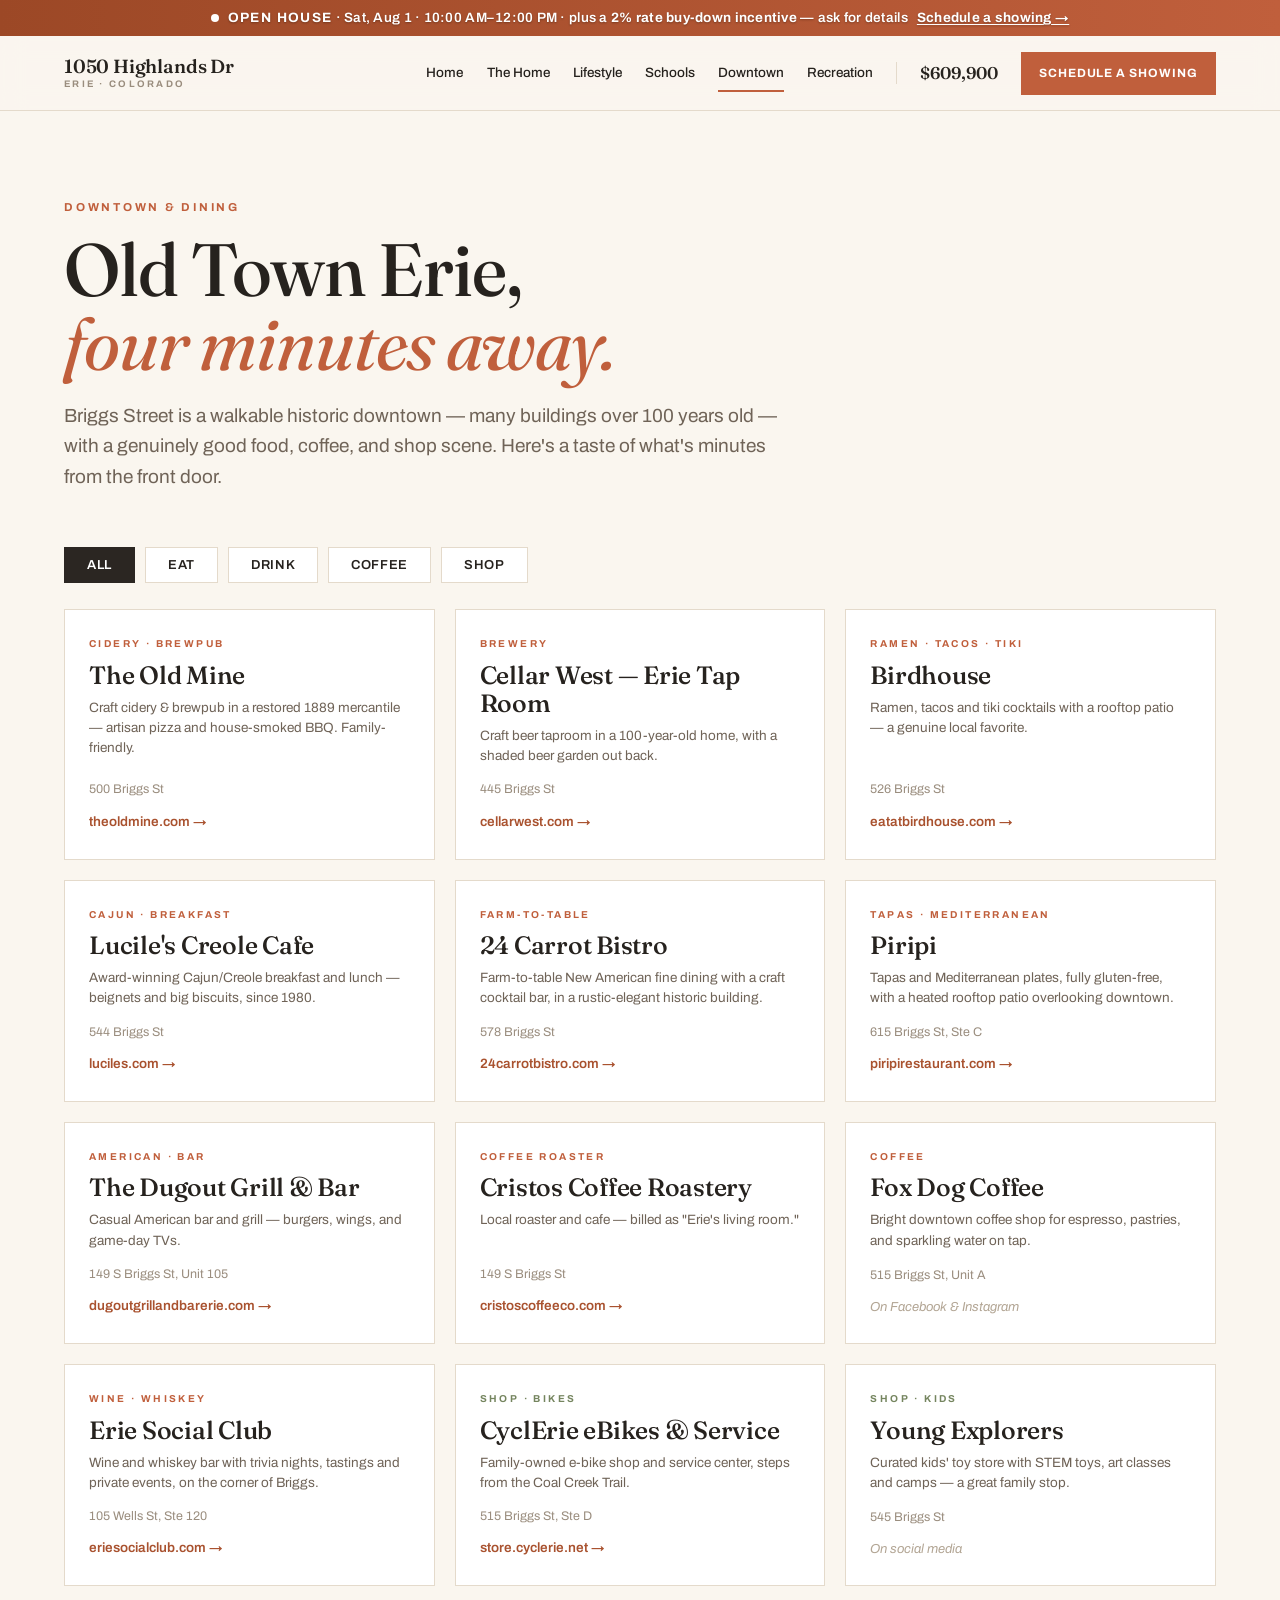
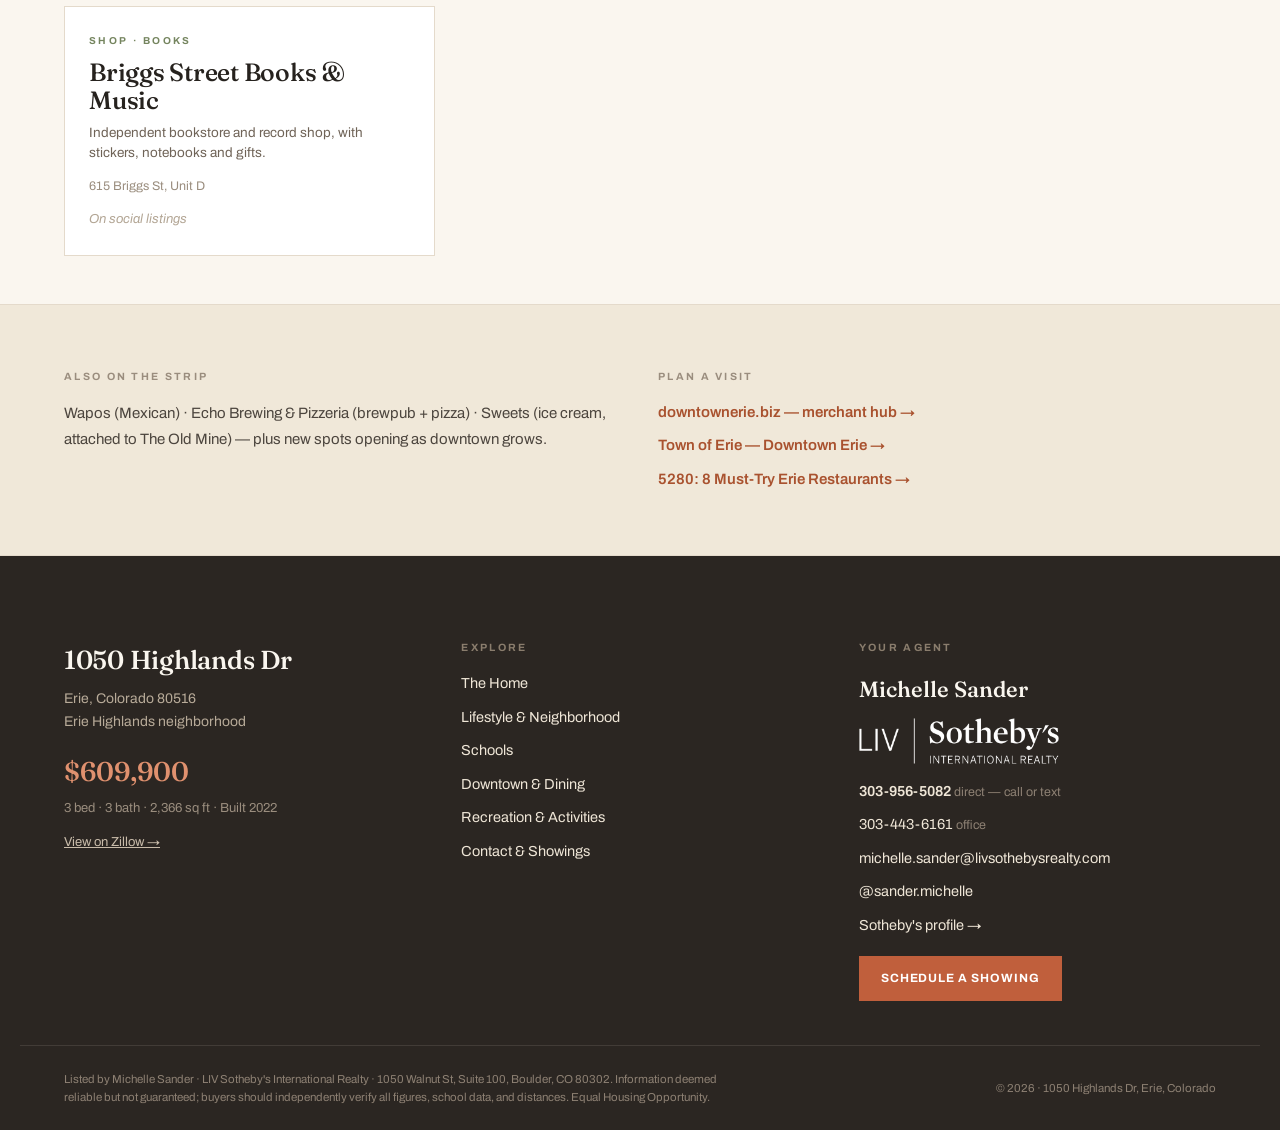
<file: downtown.html>
<!DOCTYPE html>
<html lang="en">
<head>
<meta charset="utf-8">
<meta name="viewport" content="width=device-width, initial-scale=1">
<title>Old Town Erie, Colorado — Restaurants & Shops 4 Minutes from 1050 Highlands Dr</title>
<meta name="description" content="Downtown Erie, Colorado from 1050 Highlands Dr: Briggs Street restaurants, breweries, coffee roasters, an indie bookstore and more — Birdhouse, The Old Mine, Lucile's, 24 Carrot Bistro, Piripi — four minutes from this Erie Highlands home.">
<meta name="robots" content="index, follow, max-image-preview:large, max-snippet:-1, max-video-preview:-1">
<link rel="canonical" href="https://1050highlandsdrerie.com/downtown.html">
<meta property="og:site_name" content="1050 Highlands Dr — Erie, Colorado">
<meta property="og:title" content="Old Town Erie, Colorado — Restaurants & Shops 4 Minutes from 1050 Highlands Dr">
<meta property="og:description" content="Downtown Erie, Colorado from 1050 Highlands Dr: Briggs Street restaurants, breweries, coffee roasters, an indie bookstore and more — Birdhouse, The Old Mine, Lucile's, 24 Carrot Bistro, Piripi — four minutes from this Erie Highlands home.">
<meta property="og:type" content="website">
<meta property="og:url" content="https://1050highlandsdrerie.com/downtown.html">
<meta property="og:image" content="https://1050highlandsdrerie.com/images/hero-twilight.webp">
<meta property="og:image:alt" content="1050 Highlands Dr, Erie, Colorado at twilight">
<meta property="og:locale" content="en_US">
<meta name="twitter:card" content="summary_large_image">
<meta name="twitter:title" content="Old Town Erie, Colorado — Restaurants & Shops 4 Minutes from 1050 Highlands Dr">
<meta name="twitter:description" content="Downtown Erie, Colorado from 1050 Highlands Dr: Briggs Street restaurants, breweries, coffee roasters, an indie bookstore and more — Birdhouse, The Old Mine, Lucile's, 24 Carrot Bistro, Piripi — four minutes from this Erie Highlands home.">
<meta name="twitter:image" content="https://1050highlandsdrerie.com/images/hero-twilight.webp">
<meta name="geo.region" content="US-CO">
<meta name="geo.placename" content="Erie, Colorado">
<link rel="icon" href="data:image/svg+xml,%3Csvg xmlns='http://www.w3.org/2000/svg' viewBox='0 0 32 32'%3E%3Crect width='32' height='32' fill='%232B2622'/%3E%3Cpath d='M16 7l10 8h-3v10h-5v-6h-4v6H9V15H6z' fill='%23C05F3C'/%3E%3C/svg%3E">
<link rel="preconnect" href="https://fonts.googleapis.com">
<link rel="preconnect" href="https://fonts.gstatic.com" crossorigin>
<link href="https://fonts.googleapis.com/css2?family=Fraunces:ital,opsz,wght@0,9..144,400..640;1,9..144,400..640&family=Archivo:wght@400;500;600;700&display=swap" rel="stylesheet">
<link rel="stylesheet" href="assets/style.css">
<script type="application/ld+json">
{
 "@context": "https://schema.org",
 "@graph": [
  {
   "@type": "WebPage",
   "@id": "https://1050highlandsdrerie.com/downtown.html#webpage",
   "url": "https://1050highlandsdrerie.com/downtown.html",
   "name": "Old Town Erie, Colorado — Restaurants & Shops",
   "description": "Briggs Street restaurants, breweries, coffee and shops four minutes from 1050 Highlands Dr.",
   "isPartOf": {
    "@id": "https://1050highlandsdrerie.com/#website"
   },
   "about": {
    "@id": "https://1050highlandsdrerie.com/#listing"
   },
   "inLanguage": "en-US",
   "mainEntity": {
    "@type": "ItemList",
    "name": "Restaurants and shops in Old Town Erie, Colorado (Briggs Street)",
    "itemListElement": [
     {
      "@type": "ListItem",
      "position": 1,
      "item": {
       "@type": "LocalBusiness",
       "name": "The Old Mine",
       "address": {
        "@type": "PostalAddress",
        "streetAddress": "500 Briggs St",
        "addressLocality": "Erie",
        "addressRegion": "CO",
        "postalCode": "80516",
        "addressCountry": "US"
       },
       "url": "https://www.theoldmine.com"
      }
     },
     {
      "@type": "ListItem",
      "position": 2,
      "item": {
       "@type": "LocalBusiness",
       "name": "Cellar West Brewery — Erie Tap Room",
       "address": {
        "@type": "PostalAddress",
        "streetAddress": "445 Briggs St",
        "addressLocality": "Erie",
        "addressRegion": "CO",
        "postalCode": "80516",
        "addressCountry": "US"
       },
       "url": "https://www.cellarwest.com"
      }
     },
     {
      "@type": "ListItem",
      "position": 3,
      "item": {
       "@type": "LocalBusiness",
       "name": "Birdhouse",
       "address": {
        "@type": "PostalAddress",
        "streetAddress": "526 Briggs St",
        "addressLocality": "Erie",
        "addressRegion": "CO",
        "postalCode": "80516",
        "addressCountry": "US"
       },
       "url": "https://www.eatatbirdhouse.com"
      }
     },
     {
      "@type": "ListItem",
      "position": 4,
      "item": {
       "@type": "LocalBusiness",
       "name": "Lucile's Creole Cafe",
       "address": {
        "@type": "PostalAddress",
        "streetAddress": "544 Briggs St",
        "addressLocality": "Erie",
        "addressRegion": "CO",
        "postalCode": "80516",
        "addressCountry": "US"
       },
       "url": "https://www.luciles.com"
      }
     },
     {
      "@type": "ListItem",
      "position": 5,
      "item": {
       "@type": "LocalBusiness",
       "name": "24 Carrot Bistro",
       "address": {
        "@type": "PostalAddress",
        "streetAddress": "578 Briggs St",
        "addressLocality": "Erie",
        "addressRegion": "CO",
        "postalCode": "80516",
        "addressCountry": "US"
       },
       "url": "https://www.24carrotbistro.com"
      }
     },
     {
      "@type": "ListItem",
      "position": 6,
      "item": {
       "@type": "LocalBusiness",
       "name": "Piripi",
       "address": {
        "@type": "PostalAddress",
        "streetAddress": "615 Briggs St, Ste C",
        "addressLocality": "Erie",
        "addressRegion": "CO",
        "postalCode": "80516",
        "addressCountry": "US"
       },
       "url": "https://www.piripirestaurant.com"
      }
     },
     {
      "@type": "ListItem",
      "position": 7,
      "item": {
       "@type": "LocalBusiness",
       "name": "The Dugout Grill & Bar",
       "address": {
        "@type": "PostalAddress",
        "streetAddress": "149 S Briggs St, Unit 105",
        "addressLocality": "Erie",
        "addressRegion": "CO",
        "postalCode": "80516",
        "addressCountry": "US"
       },
       "url": "https://www.dugoutgrillandbarerie.com"
      }
     },
     {
      "@type": "ListItem",
      "position": 8,
      "item": {
       "@type": "LocalBusiness",
       "name": "Cristos Coffee Roastery & Cafe",
       "address": {
        "@type": "PostalAddress",
        "streetAddress": "149 S Briggs St",
        "addressLocality": "Erie",
        "addressRegion": "CO",
        "postalCode": "80516",
        "addressCountry": "US"
       },
       "url": "https://www.cristoscoffeeco.com"
      }
     },
     {
      "@type": "ListItem",
      "position": 9,
      "item": {
       "@type": "LocalBusiness",
       "name": "Fox Dog Coffee",
       "address": {
        "@type": "PostalAddress",
        "streetAddress": "515 Briggs St, Unit A",
        "addressLocality": "Erie",
        "addressRegion": "CO",
        "postalCode": "80516",
        "addressCountry": "US"
       }
      }
     },
     {
      "@type": "ListItem",
      "position": 10,
      "item": {
       "@type": "LocalBusiness",
       "name": "Erie Social Club",
       "address": {
        "@type": "PostalAddress",
        "streetAddress": "105 Wells St, Ste 120",
        "addressLocality": "Erie",
        "addressRegion": "CO",
        "postalCode": "80516",
        "addressCountry": "US"
       },
       "url": "https://www.eriesocialclub.com"
      }
     },
     {
      "@type": "ListItem",
      "position": 11,
      "item": {
       "@type": "LocalBusiness",
       "name": "CyclErie eBikes and Service",
       "address": {
        "@type": "PostalAddress",
        "streetAddress": "515 Briggs St, Ste D",
        "addressLocality": "Erie",
        "addressRegion": "CO",
        "postalCode": "80516",
        "addressCountry": "US"
       },
       "url": "https://store.cyclerie.net"
      }
     },
     {
      "@type": "ListItem",
      "position": 12,
      "item": {
       "@type": "LocalBusiness",
       "name": "Young Explorers",
       "address": {
        "@type": "PostalAddress",
        "streetAddress": "545 Briggs St",
        "addressLocality": "Erie",
        "addressRegion": "CO",
        "postalCode": "80516",
        "addressCountry": "US"
       }
      }
     },
     {
      "@type": "ListItem",
      "position": 13,
      "item": {
       "@type": "LocalBusiness",
       "name": "Briggs Street Books and Music",
       "address": {
        "@type": "PostalAddress",
        "streetAddress": "615 Briggs St, Unit D",
        "addressLocality": "Erie",
        "addressRegion": "CO",
        "postalCode": "80516",
        "addressCountry": "US"
       }
      }
     }
    ]
   }
  },
  {
   "@type": "BreadcrumbList",
   "itemListElement": [
    {
     "@type": "ListItem",
     "position": 1,
     "name": "Home",
     "item": "https://1050highlandsdrerie.com/"
    },
    {
     "@type": "ListItem",
     "position": 2,
     "name": "Downtown & Dining",
     "item": "https://1050highlandsdrerie.com/downtown.html"
    }
   ]
  }
 ]
}
</script>
</head>
<body>
<a class="skip-link" href="#main">Skip to content</a>
<a class="oh-bar" href="contact.html" aria-label="Open house Saturday, August 1, 10 AM to noon, plus a 2 percent rate buy-down incentive — ask for details. Schedule a showing.">
  <span class="oh-dot" aria-hidden="true"></span>
  <span><strong>Open House</strong> <span class="oh-sep" aria-hidden="true">·</span> Sat, Aug 1 <span class="oh-sep" aria-hidden="true">·</span> 10:00 AM&ndash;12:00 PM <span class="oh-sep" aria-hidden="true">·</span> plus a <b style="font-weight:700">2% rate buy-down incentive</b> &mdash; ask for details</span>
  <span class="oh-cta">Schedule a showing →</span>
</a>
<nav class="nav" aria-label="Main">
  <div class="nav-inner">
    <a class="brand" href="index.html"><b>1050 Highlands Dr</b><span>Erie · Colorado</span></a>
    <div class="nav-links">
      <a class="nl " href="index.html">Home</a>
      <a class="nl " href="the-home.html">The Home</a>
      <a class="nl " href="lifestyle.html">Lifestyle</a>
      <a class="nl " href="schools.html">Schools</a>
      <a class="nl active" href="downtown.html">Downtown</a>
      <a class="nl " href="recreation.html">Recreation</a>
      <span class="nav-divider" aria-hidden="true"></span>
      <span class="nav-price">$609,900</span>
      <a class="nav-cta" href="contact.html">Schedule a Showing</a>
    </div>
    <button class="nav-burger" aria-label="Menu" aria-expanded="false"><span></span><span></span><span></span></button>
  </div>
  <div class="nav-mobile">
    <a href="index.html">Home</a>
    <a href="the-home.html">The Home</a>
    <a href="lifestyle.html">Lifestyle &amp; Neighborhood</a>
    <a href="schools.html">Schools</a>
    <a href="downtown.html">Downtown &amp; Dining</a>
    <a href="recreation.html">Recreation &amp; Activities</a>
    <a href="contact.html">Contact / Schedule a Showing — $609,900</a>
  </div>
</nav>

<main id="main">

  <section class="wrap" style="padding-top:clamp(48px,7vw,88px);padding-bottom:clamp(24px,3vw,36px)">
    <div class="eyebrow reveal">Downtown &amp; Dining</div>
    <h1 class="h-page reveal d1" style="margin-top:16px;max-width:15ch">Old Town Erie, <span class="em">four minutes away.</span></h1>
    <p class="lede reveal d2" style="margin-top:20px;max-width:66ch">Briggs Street is a walkable historic downtown — many buildings over 100 years old — with a genuinely good food, coffee, and shop scene. Here's a taste of what's minutes from the front door.</p>
  </section>

  <!-- FILTERS -->
  <section class="wrap">
    <div style="display:flex;flex-wrap:wrap;gap:10px" role="group" aria-label="Filter businesses">
      <button class="chip on" data-filter="all" aria-pressed="true">All</button>
      <button class="chip" data-filter="eat" aria-pressed="false">Eat</button>
      <button class="chip" data-filter="drink" aria-pressed="false">Drink</button>
      <button class="chip" data-filter="coffee" aria-pressed="false">Coffee</button>
      <button class="chip" data-filter="shop" aria-pressed="false">Shop</button>
    </div>
  </section>

  <!-- CARDS -->
  <section class="wrap" style="padding-top:26px;padding-bottom:clamp(32px,4vw,48px)">
    <div style="display:grid;grid-template-columns:repeat(auto-fill,minmax(min(280px,100%),1fr));gap:20px">

      <div class="card card-pad reveal" data-cats="eat drink" style="display:flex;flex-direction:column">
        <div class="eyebrow" style="font-size:10px">Cidery · Brewpub</div>
        <div class="h-card" style="margin-top:9px">The Old Mine</div>
        <p style="font-size:13.5px;color:var(--ink-soft);margin:9px 0 14px;line-height:1.5;flex:1">Craft cidery &amp; brewpub in a restored 1889 mercantile — artisan pizza and house-smoked BBQ. Family-friendly.</p>
        <div style="font-size:12.5px;color:var(--ink-faint);margin-bottom:12px">500 Briggs St</div>
        <a class="link-arrow" style="font-size:13.5px" href="https://www.theoldmine.com" target="_blank" rel="noopener">theoldmine.com →</a>
      </div>

      <div class="card card-pad reveal" data-cats="drink" style="display:flex;flex-direction:column">
        <div class="eyebrow" style="font-size:10px">Brewery</div>
        <div class="h-card" style="margin-top:9px">Cellar West — Erie Tap Room</div>
        <p style="font-size:13.5px;color:var(--ink-soft);margin:9px 0 14px;line-height:1.5;flex:1">Craft beer taproom in a 100-year-old home, with a shaded beer garden out back.</p>
        <div style="font-size:12.5px;color:var(--ink-faint);margin-bottom:12px">445 Briggs St</div>
        <a class="link-arrow" style="font-size:13.5px" href="https://www.cellarwest.com" target="_blank" rel="noopener">cellarwest.com →</a>
      </div>

      <div class="card card-pad reveal" data-cats="eat drink" style="display:flex;flex-direction:column">
        <div class="eyebrow" style="font-size:10px">Ramen · Tacos · Tiki</div>
        <div class="h-card" style="margin-top:9px">Birdhouse</div>
        <p style="font-size:13.5px;color:var(--ink-soft);margin:9px 0 14px;line-height:1.5;flex:1">Ramen, tacos and tiki cocktails with a rooftop patio — a genuine local favorite.</p>
        <div style="font-size:12.5px;color:var(--ink-faint);margin-bottom:12px">526 Briggs St</div>
        <a class="link-arrow" style="font-size:13.5px" href="https://www.eatatbirdhouse.com" target="_blank" rel="noopener">eatatbirdhouse.com →</a>
      </div>

      <div class="card card-pad reveal" data-cats="eat" style="display:flex;flex-direction:column">
        <div class="eyebrow" style="font-size:10px">Cajun · Breakfast</div>
        <div class="h-card" style="margin-top:9px">Lucile's Creole Cafe</div>
        <p style="font-size:13.5px;color:var(--ink-soft);margin:9px 0 14px;line-height:1.5;flex:1">Award-winning Cajun/Creole breakfast and lunch — beignets and big biscuits, since 1980.</p>
        <div style="font-size:12.5px;color:var(--ink-faint);margin-bottom:12px">544 Briggs St</div>
        <a class="link-arrow" style="font-size:13.5px" href="https://www.luciles.com" target="_blank" rel="noopener">luciles.com →</a>
      </div>

      <div class="card card-pad reveal" data-cats="eat drink" style="display:flex;flex-direction:column">
        <div class="eyebrow" style="font-size:10px">Farm-to-table</div>
        <div class="h-card" style="margin-top:9px">24 Carrot Bistro</div>
        <p style="font-size:13.5px;color:var(--ink-soft);margin:9px 0 14px;line-height:1.5;flex:1">Farm-to-table New American fine dining with a craft cocktail bar, in a rustic-elegant historic building.</p>
        <div style="font-size:12.5px;color:var(--ink-faint);margin-bottom:12px">578 Briggs St</div>
        <a class="link-arrow" style="font-size:13.5px" href="https://www.24carrotbistro.com" target="_blank" rel="noopener">24carrotbistro.com →</a>
      </div>

      <div class="card card-pad reveal" data-cats="eat" style="display:flex;flex-direction:column">
        <div class="eyebrow" style="font-size:10px">Tapas · Mediterranean</div>
        <div class="h-card" style="margin-top:9px">Piripi</div>
        <p style="font-size:13.5px;color:var(--ink-soft);margin:9px 0 14px;line-height:1.5;flex:1">Tapas and Mediterranean plates, fully gluten-free, with a heated rooftop patio overlooking downtown.</p>
        <div style="font-size:12.5px;color:var(--ink-faint);margin-bottom:12px">615 Briggs St, Ste C</div>
        <a class="link-arrow" style="font-size:13.5px" href="https://www.piripirestaurant.com" target="_blank" rel="noopener">piripirestaurant.com →</a>
      </div>

      <div class="card card-pad reveal" data-cats="eat drink" style="display:flex;flex-direction:column">
        <div class="eyebrow" style="font-size:10px">American · Bar</div>
        <div class="h-card" style="margin-top:9px">The Dugout Grill &amp; Bar</div>
        <p style="font-size:13.5px;color:var(--ink-soft);margin:9px 0 14px;line-height:1.5;flex:1">Casual American bar and grill — burgers, wings, and game-day TVs.</p>
        <div style="font-size:12.5px;color:var(--ink-faint);margin-bottom:12px">149 S Briggs St, Unit 105</div>
        <a class="link-arrow" style="font-size:13.5px" href="https://www.dugoutgrillandbarerie.com" target="_blank" rel="noopener">dugoutgrillandbarerie.com →</a>
      </div>

      <div class="card card-pad reveal" data-cats="coffee" style="display:flex;flex-direction:column">
        <div class="eyebrow" style="font-size:10px">Coffee Roaster</div>
        <div class="h-card" style="margin-top:9px">Cristos Coffee Roastery</div>
        <p style="font-size:13.5px;color:var(--ink-soft);margin:9px 0 14px;line-height:1.5;flex:1">Local roaster and cafe — billed as "Erie's living room."</p>
        <div style="font-size:12.5px;color:var(--ink-faint);margin-bottom:12px">149 S Briggs St</div>
        <a class="link-arrow" style="font-size:13.5px" href="https://www.cristoscoffeeco.com" target="_blank" rel="noopener">cristoscoffeeco.com →</a>
      </div>

      <div class="card card-pad reveal" data-cats="coffee" style="display:flex;flex-direction:column">
        <div class="eyebrow" style="font-size:10px">Coffee</div>
        <div class="h-card" style="margin-top:9px">Fox Dog Coffee</div>
        <p style="font-size:13.5px;color:var(--ink-soft);margin:9px 0 14px;line-height:1.5;flex:1">Bright downtown coffee shop for espresso, pastries, and sparkling water on tap.</p>
        <div style="font-size:12.5px;color:var(--ink-faint);margin-bottom:12px">515 Briggs St, Unit A</div>
        <span style="font-size:13px;color:#B3A695;font-style:italic">On Facebook &amp; Instagram</span>
      </div>

      <div class="card card-pad reveal" data-cats="drink" style="display:flex;flex-direction:column">
        <div class="eyebrow" style="font-size:10px">Wine · Whiskey</div>
        <div class="h-card" style="margin-top:9px">Erie Social Club</div>
        <p style="font-size:13.5px;color:var(--ink-soft);margin:9px 0 14px;line-height:1.5;flex:1">Wine and whiskey bar with trivia nights, tastings and private events, on the corner of Briggs.</p>
        <div style="font-size:12.5px;color:var(--ink-faint);margin-bottom:12px">105 Wells St, Ste 120</div>
        <a class="link-arrow" style="font-size:13.5px" href="https://www.eriesocialclub.com" target="_blank" rel="noopener">eriesocialclub.com →</a>
      </div>

      <div class="card card-pad reveal" data-cats="shop" style="display:flex;flex-direction:column">
        <div class="eyebrow sage" style="font-size:10px">Shop · Bikes</div>
        <div class="h-card" style="margin-top:9px">CyclErie eBikes &amp; Service</div>
        <p style="font-size:13.5px;color:var(--ink-soft);margin:9px 0 14px;line-height:1.5;flex:1">Family-owned e-bike shop and service center, steps from the Coal Creek Trail.</p>
        <div style="font-size:12.5px;color:var(--ink-faint);margin-bottom:12px">515 Briggs St, Ste D</div>
        <a class="link-arrow" style="font-size:13.5px" href="https://store.cyclerie.net" target="_blank" rel="noopener">store.cyclerie.net →</a>
      </div>

      <div class="card card-pad reveal" data-cats="shop" style="display:flex;flex-direction:column">
        <div class="eyebrow sage" style="font-size:10px">Shop · Kids</div>
        <div class="h-card" style="margin-top:9px">Young Explorers</div>
        <p style="font-size:13.5px;color:var(--ink-soft);margin:9px 0 14px;line-height:1.5;flex:1">Curated kids' toy store with STEM toys, art classes and camps — a great family stop.</p>
        <div style="font-size:12.5px;color:var(--ink-faint);margin-bottom:12px">545 Briggs St</div>
        <span style="font-size:13px;color:#B3A695;font-style:italic">On social media</span>
      </div>

      <div class="card card-pad reveal" data-cats="shop" style="display:flex;flex-direction:column">
        <div class="eyebrow sage" style="font-size:10px">Shop · Books</div>
        <div class="h-card" style="margin-top:9px">Briggs Street Books &amp; Music</div>
        <p style="font-size:13.5px;color:var(--ink-soft);margin:9px 0 14px;line-height:1.5;flex:1">Independent bookstore and record shop, with stickers, notebooks and gifts.</p>
        <div style="font-size:12.5px;color:var(--ink-faint);margin-bottom:12px">615 Briggs St, Unit D</div>
        <span style="font-size:13px;color:#B3A695;font-style:italic">On social listings</span>
      </div>

    </div>
  </section>

  <!-- ALSO + HUBS -->
  <section class="band">
    <div class="wrap" style="padding-top:clamp(40px,6vw,64px);padding-bottom:clamp(40px,6vw,64px);display:grid;grid-template-columns:repeat(auto-fit,minmax(min(260px,100%),1fr));gap:36px">
      <div class="reveal">
        <div class="footer-label" style="color:var(--ink-faint)">Also on the strip</div>
        <p style="font-size:15px;color:var(--ink-2);line-height:1.7;margin:0">Wapos (Mexican) · Echo Brewing &amp; Pizzeria (brewpub + pizza) · Sweets (ice cream, attached to The Old Mine) — plus new spots opening as downtown grows.</p>
      </div>
      <div class="reveal d1">
        <div class="footer-label" style="color:var(--ink-faint)">Plan a visit</div>
        <div style="display:flex;flex-direction:column;gap:10px">
          <a class="link-arrow" style="font-size:15px" href="https://www.downtownerie.biz" target="_blank" rel="noopener">downtownerie.biz — merchant hub →</a>
          <a class="link-arrow" style="font-size:15px" href="https://www.erieco.gov/2535/Downtown-Erie" target="_blank" rel="noopener">Town of Erie — Downtown Erie →</a>
          <a class="link-arrow" style="font-size:15px" href="https://5280.com/erie-colorado-restaurants/" target="_blank" rel="noopener">5280: 8 Must-Try Erie Restaurants →</a>
        </div>
      </div>
    </div>
  </section>

</main>
<footer class="footer">
  <div class="footer-grid">
    <div style="max-width:330px">
      <div class="footer-addr">1050 Highlands Dr</div>
      <div style="font-size:14px;color:#B8AB99;margin-top:8px;line-height:1.6">Erie, Colorado 80516<br>Erie Highlands neighborhood</div>
      <div class="footer-price">$609,900</div>
      <div style="font-size:13px;color:#9A8D7E;margin-top:5px">3 bed · 3 bath · 2,366 sq ft · Built 2022</div>
      <a href="https://www.zillow.com/homedetails/1050-Highlands-Dr-Erie-CO-80516/456816547_zpid/" target="_blank" rel="noopener" style="display:inline-block;font-size:13px;margin-top:14px;color:#C9BCAA;text-decoration:underline">View on Zillow →</a>
    </div>
    <div>
      <div class="footer-label">Explore</div>
      <div class="footer-links">
        <a href="the-home.html">The Home</a>
        <a href="lifestyle.html">Lifestyle &amp; Neighborhood</a>
        <a href="schools.html">Schools</a>
        <a href="downtown.html">Downtown &amp; Dining</a>
        <a href="recreation.html">Recreation &amp; Activities</a>
        <a href="contact.html">Contact &amp; Showings</a>
      </div>
    </div>
    <div>
      <div class="footer-label">Your Agent</div>
      <div style="font-family:var(--serif);font-size:22px;color:#FAF6EF;font-weight:540">Michelle Sander</div>
      <img src="images/liv-sothebys-white.png" alt="LIV Sotheby's International Realty" width="200" style="width:200px;max-width:75%;height:auto;margin-top:12px;display:block">
      <div class="footer-links" style="margin-top:16px">
        <a href="tel:+13039565082"><b style="font-weight:600">303-956-5082</b> <span style="color:#8D8073;font-size:12.5px">direct — call or text</span></a>
        <a href="tel:+13034436161">303-443-6161 <span style="color:#8D8073;font-size:12.5px">office</span></a>
        <a href="mailto:michelle.sander@livsothebysrealty.com">michelle.sander@livsothebysrealty.com</a>
        <a href="https://www.instagram.com/sander.michelle/" target="_blank" rel="noopener">@sander.michelle</a>
        <a href="https://www.sothebysrealty.com/livsir/eng/associate/786-a-df2507222031108682/michelle-sander" target="_blank" rel="noopener">Sotheby's profile →</a>
      </div>
      <a href="contact.html" style="display:inline-block;margin-top:20px;background:#C05F3C;color:#fff;font-size:12px;font-weight:700;letter-spacing:.08em;text-transform:uppercase;padding:13px 22px">Schedule a Showing</a>
    </div>
  </div>
  <div class="footer-legal">
    <div style="max-width:680px">
      Listed by Michelle Sander · LIV Sotheby's International Realty · 1050 Walnut St, Suite 100, Boulder, CO 80302.
      Information deemed reliable but not guaranteed; buyers should independently verify all figures, school data, and distances.
      Equal Housing Opportunity.
    </div>
    <div>© 2026 · 1050 Highlands Dr, Erie, Colorado</div>
  </div>
</footer>
<script src="assets/main.js" defer></script>

</body>
</html>
</file>
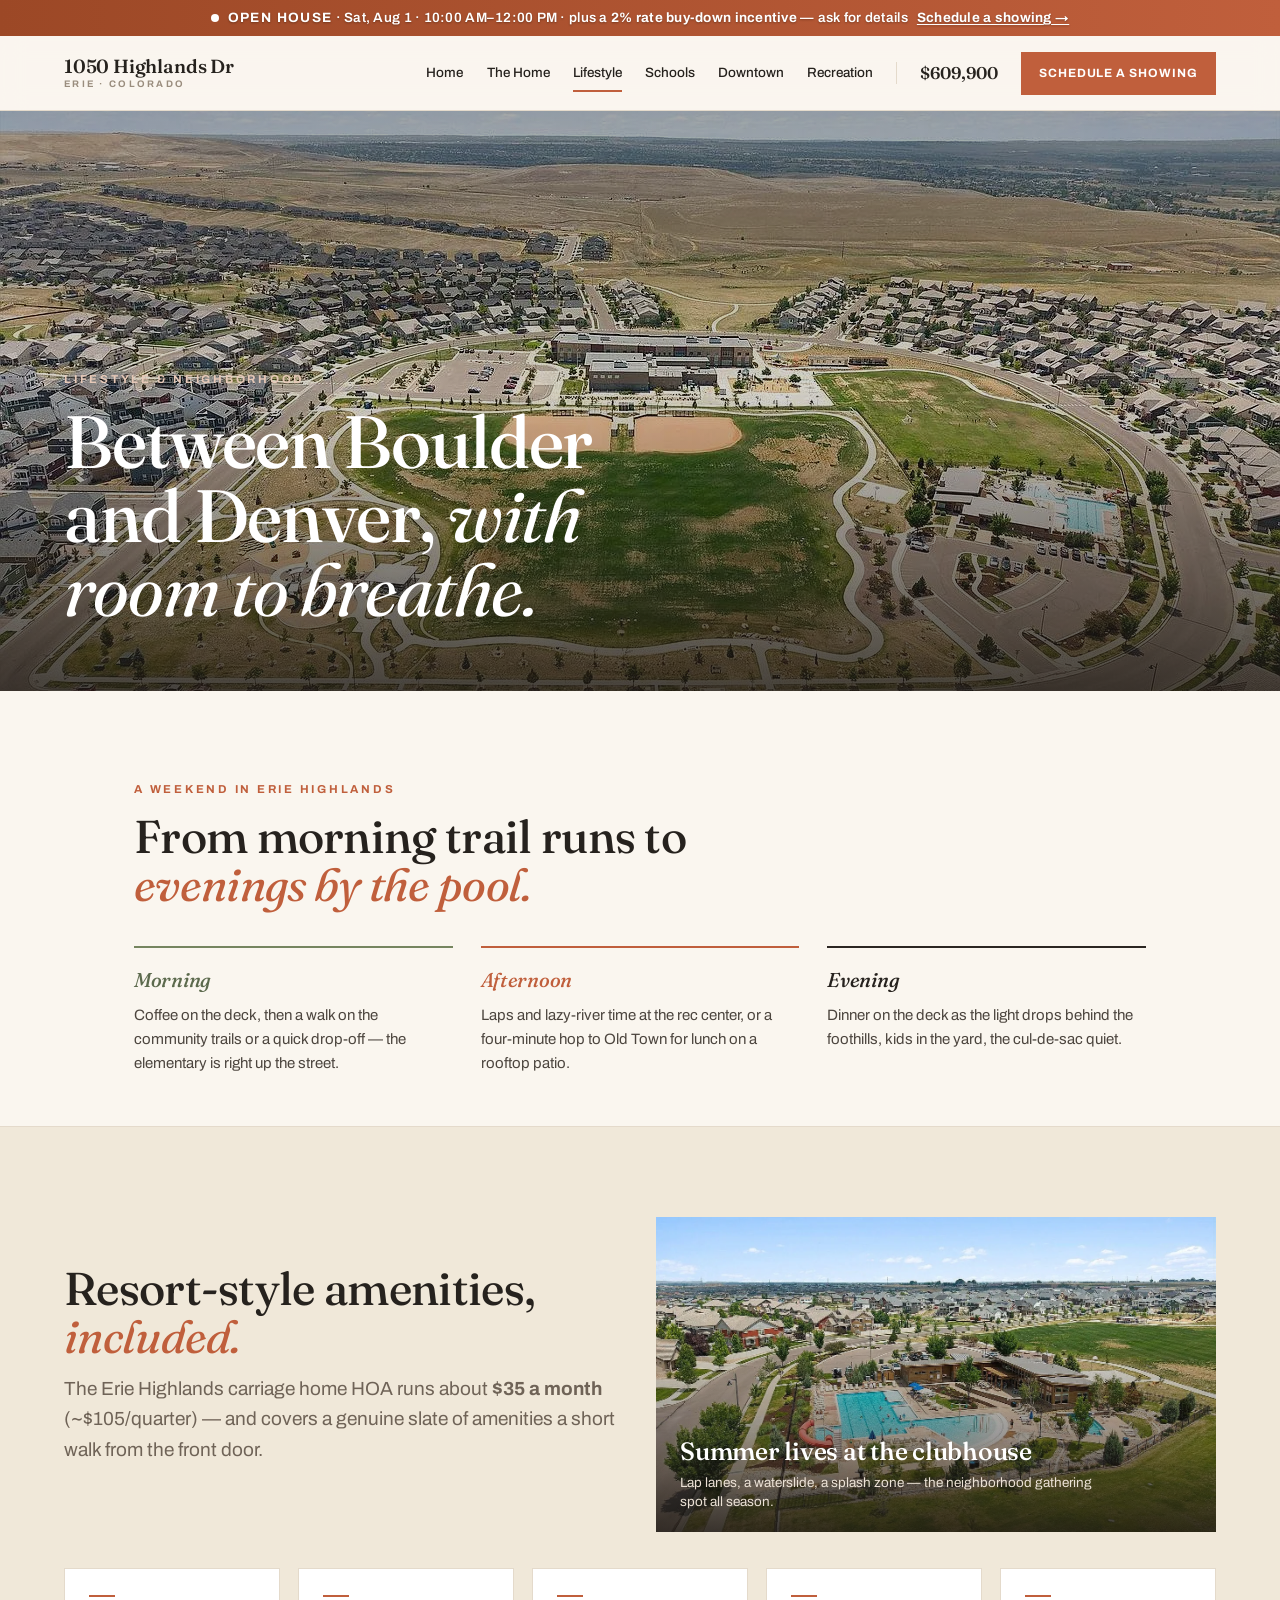
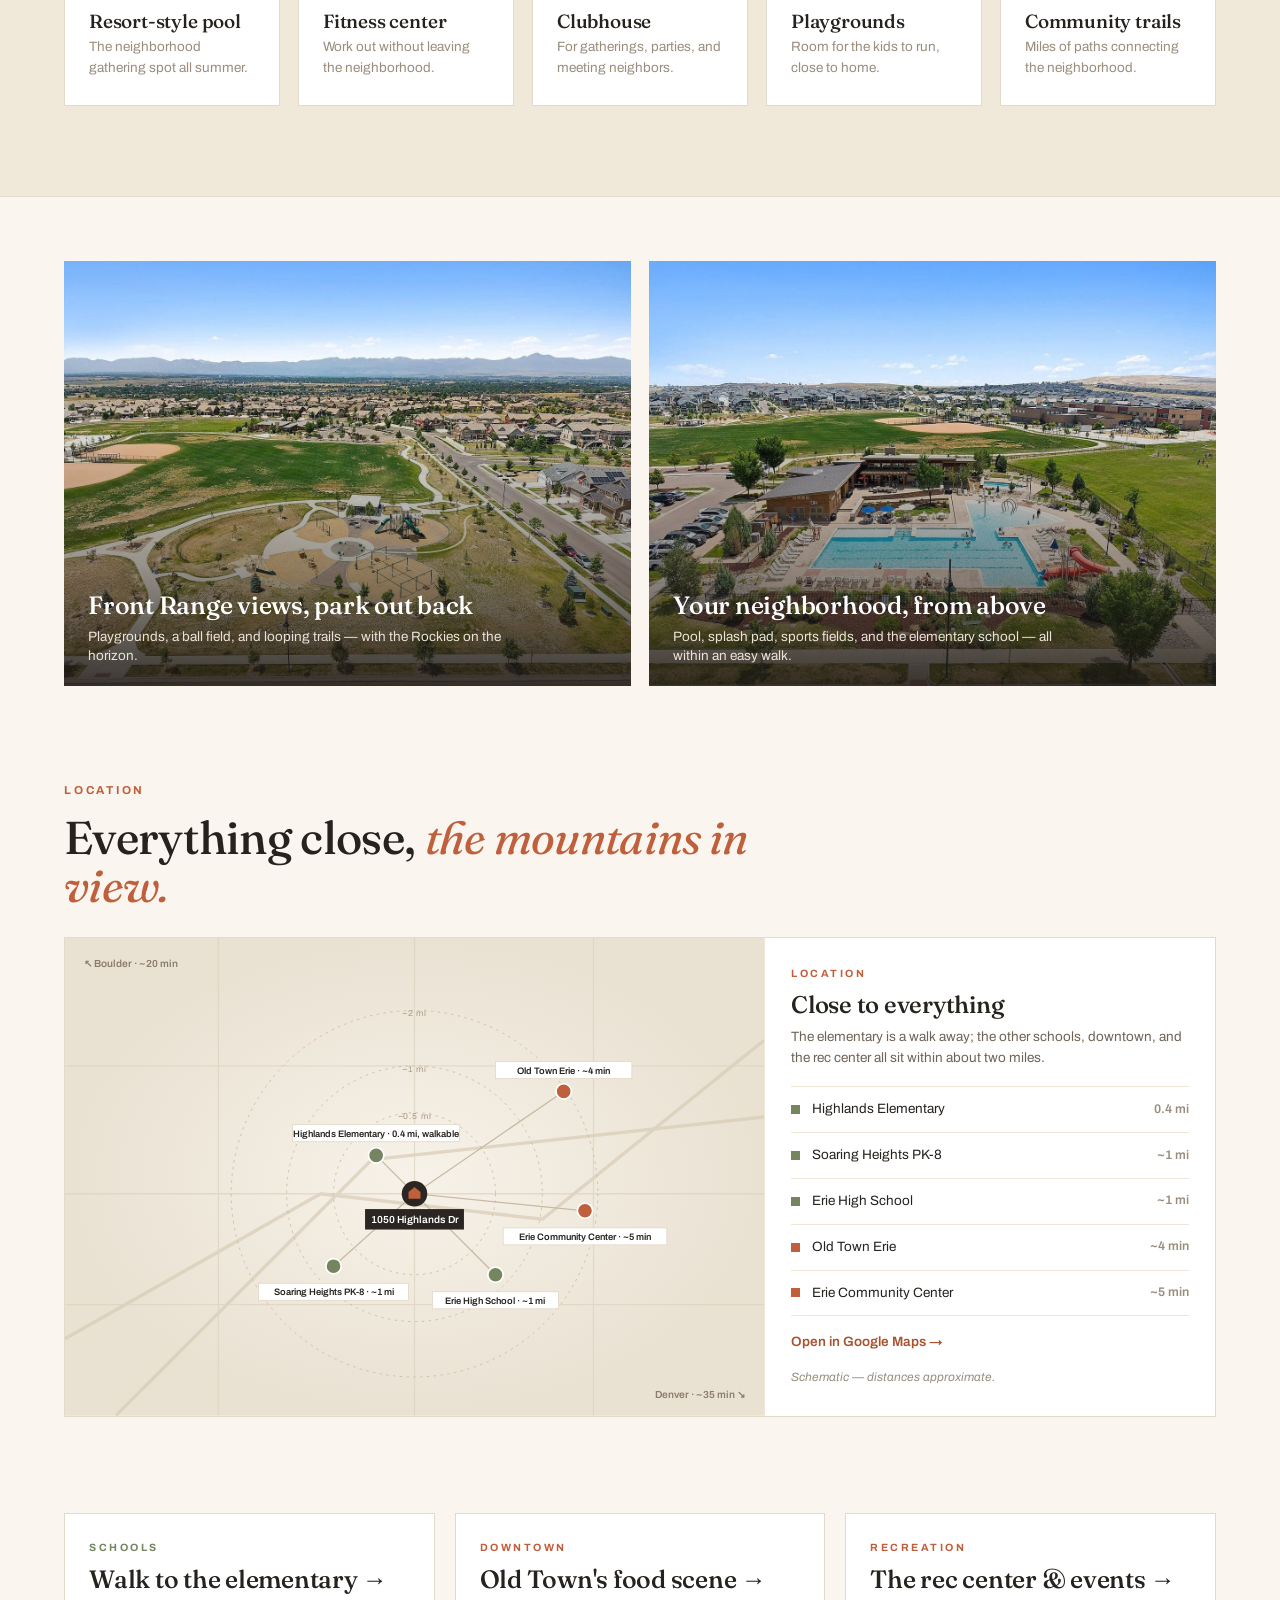
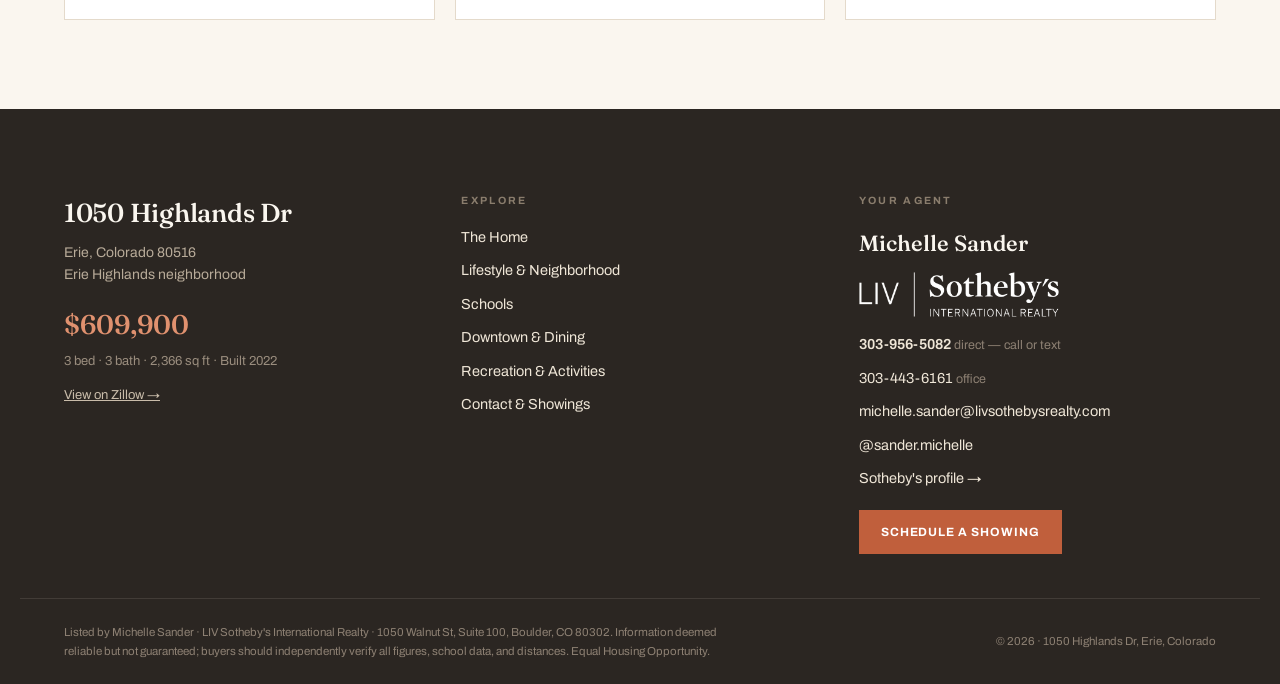
<file: lifestyle.html>
<!DOCTYPE html>
<html lang="en">
<head>
<meta charset="utf-8">
<meta name="viewport" content="width=device-width, initial-scale=1">
<title>Erie Highlands Neighborhood — Life in Erie, Colorado</title>
<meta name="description" content="1050 Highlands Dr|What it's like to live in Erie Highlands, Erie CO: resort-style pool, clubhouse, playgrounds and miles of trails between Boulder and Denver — minutes from Old Town Erie. Part of the 1050 Highlands Dr listing.">
<meta name="robots" content="index, follow, max-image-preview:large, max-snippet:-1, max-video-preview:-1">
<link rel="canonical" href="https://1050highlandsdrerie.com/lifestyle.html">
<meta property="og:site_name" content="1050 Highlands Dr — Erie, Colorado">
<meta property="og:title" content="Erie Highlands Neighborhood — Life in Erie, Colorado">
<meta property="og:description" content="1050 Highlands Dr|What it's like to live in Erie Highlands, Erie CO: resort-style pool, clubhouse, playgrounds and miles of trails between Boulder and Denver — minutes from Old Town Erie. Part of the 1050 Highlands Dr listing.">
<meta property="og:type" content="website">
<meta property="og:url" content="https://1050highlandsdrerie.com/lifestyle.html">
<meta property="og:image" content="https://1050highlandsdrerie.com/images/hero-twilight.webp">
<meta property="og:image:alt" content="1050 Highlands Dr, Erie, Colorado at twilight">
<meta property="og:locale" content="en_US">
<meta name="twitter:card" content="summary_large_image">
<meta name="twitter:title" content="Erie Highlands Neighborhood — Life in Erie, Colorado">
<meta name="twitter:description" content="1050 Highlands Dr|What it's like to live in Erie Highlands, Erie CO: resort-style pool, clubhouse, playgrounds and miles of trails between Boulder and Denver — minutes from Old Town Erie. Part of the 1050 Highlands Dr listing.">
<meta name="twitter:image" content="https://1050highlandsdrerie.com/images/hero-twilight.webp">
<meta name="geo.region" content="US-CO">
<meta name="geo.placename" content="Erie, Colorado">
<link rel="icon" href="data:image/svg+xml,%3Csvg xmlns='http://www.w3.org/2000/svg' viewBox='0 0 32 32'%3E%3Crect width='32' height='32' fill='%232B2622'/%3E%3Cpath d='M16 7l10 8h-3v10h-5v-6h-4v6H9V15H6z' fill='%23C05F3C'/%3E%3C/svg%3E">
<link rel="preconnect" href="https://fonts.googleapis.com">
<link rel="preconnect" href="https://fonts.gstatic.com" crossorigin>
<link href="https://fonts.googleapis.com/css2?family=Fraunces:ital,opsz,wght@0,9..144,400..640;1,9..144,400..640&family=Archivo:wght@400;500;600;700&display=swap" rel="stylesheet">
<link rel="stylesheet" href="assets/style.css">
<script type="application/ld+json">
{
 "@context": "https://schema.org",
 "@graph": [
  {
   "@type": "WebPage",
   "@id": "https://1050highlandsdrerie.com/lifestyle.html#webpage",
   "url": "https://1050highlandsdrerie.com/lifestyle.html",
   "name": "Erie Highlands Neighborhood — Life in Erie, Colorado",
   "description": "The Erie Highlands neighborhood: HOA amenities, trails, and life between Boulder and Denver.",
   "isPartOf": {
    "@id": "https://1050highlandsdrerie.com/#website"
   },
   "about": {
    "@id": "https://1050highlandsdrerie.com/#listing"
   },
   "inLanguage": "en-US"
  },
  {
   "@type": "BreadcrumbList",
   "itemListElement": [
    {
     "@type": "ListItem",
     "position": 1,
     "name": "Home",
     "item": "https://1050highlandsdrerie.com/"
    },
    {
     "@type": "ListItem",
     "position": 2,
     "name": "Lifestyle & Neighborhood",
     "item": "https://1050highlandsdrerie.com/lifestyle.html"
    }
   ]
  }
 ]
}
</script>
</head>
<body>
<a class="skip-link" href="#main">Skip to content</a>
<a class="oh-bar" href="contact.html" aria-label="Open house Saturday, August 1, 10 AM to noon, plus a 2 percent rate buy-down incentive — ask for details. Schedule a showing.">
  <span class="oh-dot" aria-hidden="true"></span>
  <span><strong>Open House</strong> <span class="oh-sep" aria-hidden="true">·</span> Sat, Aug 1 <span class="oh-sep" aria-hidden="true">·</span> 10:00 AM&ndash;12:00 PM <span class="oh-sep" aria-hidden="true">·</span> plus a <b style="font-weight:700">2% rate buy-down incentive</b> &mdash; ask for details</span>
  <span class="oh-cta">Schedule a showing →</span>
</a>
<nav class="nav" aria-label="Main">
  <div class="nav-inner">
    <a class="brand" href="index.html"><b>1050 Highlands Dr</b><span>Erie · Colorado</span></a>
    <div class="nav-links">
      <a class="nl " href="index.html">Home</a>
      <a class="nl " href="the-home.html">The Home</a>
      <a class="nl active" href="lifestyle.html">Lifestyle</a>
      <a class="nl " href="schools.html">Schools</a>
      <a class="nl " href="downtown.html">Downtown</a>
      <a class="nl " href="recreation.html">Recreation</a>
      <span class="nav-divider" aria-hidden="true"></span>
      <span class="nav-price">$609,900</span>
      <a class="nav-cta" href="contact.html">Schedule a Showing</a>
    </div>
    <button class="nav-burger" aria-label="Menu" aria-expanded="false"><span></span><span></span><span></span></button>
  </div>
  <div class="nav-mobile">
    <a href="index.html">Home</a>
    <a href="the-home.html">The Home</a>
    <a href="lifestyle.html">Lifestyle &amp; Neighborhood</a>
    <a href="schools.html">Schools</a>
    <a href="downtown.html">Downtown &amp; Dining</a>
    <a href="recreation.html">Recreation &amp; Activities</a>
    <a href="contact.html">Contact / Schedule a Showing — $609,900</a>
  </div>
</nav>

<main id="main">

  <!-- HERO -->
  <header class="hero" style="height:min(70vh,580px);min-height:420px">
    <div class="hero-media"><img src="images/aerial-neighborhood.webp" alt="Aerial view of the Erie Highlands neighborhood, park, school and pool with the Front Range beyond" fetchpriority="high"></div>
    <div class="hero-scrim"></div>
    <div class="hero-inner wrap" style="padding-bottom:clamp(38px,5vw,64px)">
      <div class="eyebrow cream" style="margin-bottom:16px">Lifestyle &amp; Neighborhood</div>
      <h1 class="h-page" style="color:#fff;max-width:17ch">Between Boulder and Denver, <span class="em-light">with room to breathe.</span></h1>
    </div>
  </header>

  <!-- A WEEKEND -->
  <section class="section" style="padding-bottom:clamp(32px,4vw,52px)">
    <div class="wrap" style="max-width:1100px">
      <div class="eyebrow reveal">A weekend in Erie Highlands</div>
      <h2 class="h-sect reveal d1" style="margin:14px 0 36px;max-width:22ch">From morning trail runs to <span class="em">evenings by the pool.</span></h2>
      <div style="display:grid;grid-template-columns:repeat(auto-fit,minmax(min(240px,100%),1fr));gap:28px">
        <div class="reveal" style="border-top:2px solid var(--sage);padding-top:16px"><div class="serif" style="font-size:20px;color:var(--sage-ink);font-style:italic">Morning</div><p style="font-size:15px;color:var(--ink-2);line-height:1.6;margin:8px 0 0">Coffee on the deck, then a walk on the community trails or a quick drop-off — the elementary is right up the street.</p></div>
        <div class="reveal d1" style="border-top:2px solid var(--clay);padding-top:16px"><div class="serif" style="font-size:20px;color:var(--clay);font-style:italic">Afternoon</div><p style="font-size:15px;color:var(--ink-2);line-height:1.6;margin:8px 0 0">Laps and lazy-river time at the rec center, or a four-minute hop to Old Town for lunch on a rooftop patio.</p></div>
        <div class="reveal d2" style="border-top:2px solid var(--espresso);padding-top:16px"><div class="serif" style="font-size:20px;color:var(--ink);font-style:italic">Evening</div><p style="font-size:15px;color:var(--ink-2);line-height:1.6;margin:8px 0 0">Dinner on the deck as the light drops behind the foothills, kids in the yard, the cul-de-sac quiet.</p></div>
      </div>
    </div>
  </section>

  <!-- AMENITIES BAND -->
  <section class="band">
    <div class="wrap section">
      <div style="display:grid;grid-template-columns:repeat(auto-fit,minmax(min(320px,100%),1fr));gap:32px;align-items:center;margin-bottom:36px">
        <div>
          <h2 class="h-sect reveal">Resort-style amenities, <span class="em">included.</span></h2>
          <p class="lede reveal d1" style="margin-top:12px">The Erie Highlands carriage home HOA runs about <b>$35 a month</b> (~$105/quarter) — and covers a genuine slate of amenities a short walk from the front door.</p>
        </div>
        <figure class="photo clickable reveal d1" style="aspect-ratio:16/9">
          <img src="images/aerial-pool.webp" alt="Aerial view of the Erie Highlands community pool with waterslide, lap lanes and clubhouse" loading="lazy">
          <div class="scrim"></div>
          <figcaption><div class="cap-h">Summer lives at the clubhouse</div><div class="cap-d">Lap lanes, a waterslide, a splash zone — the neighborhood gathering spot all season.</div></figcaption>
        </figure>
      </div>
      <div style="display:grid;grid-template-columns:repeat(auto-fit,minmax(min(180px,100%),1fr));gap:18px">
        <div class="card card-pad reveal"><div style="width:26px;height:2px;background:var(--clay);margin-bottom:14px"></div><div class="h-card" style="font-size:19px">Resort-style pool</div><div style="font-size:13.5px;color:var(--ink-faint);margin-top:5px">The neighborhood gathering spot all summer.</div></div>
        <div class="card card-pad reveal d1"><div style="width:26px;height:2px;background:var(--clay);margin-bottom:14px"></div><div class="h-card" style="font-size:19px">Fitness center</div><div style="font-size:13.5px;color:var(--ink-faint);margin-top:5px">Work out without leaving the neighborhood.</div></div>
        <div class="card card-pad reveal d2"><div style="width:26px;height:2px;background:var(--clay);margin-bottom:14px"></div><div class="h-card" style="font-size:19px">Clubhouse</div><div style="font-size:13.5px;color:var(--ink-faint);margin-top:5px">For gatherings, parties, and meeting neighbors.</div></div>
        <div class="card card-pad reveal"><div style="width:26px;height:2px;background:var(--clay);margin-bottom:14px"></div><div class="h-card" style="font-size:19px">Playgrounds</div><div style="font-size:13.5px;color:var(--ink-faint);margin-top:5px">Room for the kids to run, close to home.</div></div>
        <div class="card card-pad reveal d1"><div style="width:26px;height:2px;background:var(--clay);margin-bottom:14px"></div><div class="h-card" style="font-size:19px">Community trails</div><div style="font-size:13.5px;color:var(--ink-faint);margin-top:5px">Miles of paths connecting the neighborhood.</div></div>
      </div>
    </div>
  </section>

  <!-- AERIAL GALLERY -->
  <section class="wrap section-tight" style="padding-top:clamp(40px,5vw,64px)">
    <div class="g-grid">
      <figure class="photo clickable g-half reveal">
        <img src="images/aerial-park.webp" alt="Aerial view of the neighborhood park with playground and ball field, mountains on the horizon" loading="lazy">
        <div class="scrim"></div>
        <figcaption><div class="cap-h">Front Range views, park out back</div><div class="cap-d">Playgrounds, a ball field, and looping trails — with the Rockies on the horizon.</div></figcaption>
      </figure>
      <figure class="photo clickable g-half reveal d1">
        <img src="images/aerial-pool-fields.webp" alt="Aerial view of the pool complex, sports fields and neighborhood school" loading="lazy">
        <div class="scrim"></div>
        <figcaption><div class="cap-h">Your neighborhood, from above</div><div class="cap-d">Pool, splash pad, sports fields, and the elementary school — all within an easy walk.</div></figcaption>
      </figure>
    </div>
  </section>

  <!-- MAP -->
  <section class="wrap section-tight">
    <div class="eyebrow reveal">Location</div>
    <h2 class="h-sect reveal d1" style="margin:14px 0 26px;max-width:24ch">Everything close, <span class="em">the mountains in view.</span></h2>
    <div class="reveal d2"><div style="background:#fff;border:1px solid var(--line);overflow:hidden;display:grid;grid-template-columns:minmax(300px,1.55fr) minmax(240px,1fr)" class="proxmap">
  <div class="proxmap-map" style="position:relative;background:#F2EDE3;min-height:400px">
    <svg viewBox="0 0 820 560" style="display:block;width:100%;height:100%" role="img" aria-label="Schematic map showing schools, Old Town Erie and the community center around 1050 Highlands Dr">
      <defs><radialGradient id="pmglow" cx="50%" cy="50%" r="50%"><stop offset="0%" stop-color="#F7F2E9"/><stop offset="100%" stop-color="#E9E1D2"/></radialGradient></defs>
      <rect x="0" y="0" width="820" height="560" fill="url(#pmglow)"/>
      <g stroke="#DDD2BF" stroke-width="1.5" opacity=".7">
        <path d="M0 150 H820 M0 300 H820 M0 430 H820" fill="none"/>
        <path d="M180 0 V560 M410 0 V560 M620 0 V560" fill="none"/>
        <path d="M60 560 L360 260 L820 210" fill="none" stroke="#D8CCB6" stroke-width="4"/>
        <path d="M0 470 L300 300 L560 330 L820 120" fill="none" stroke="#D8CCB6" stroke-width="4"/>
      </g>
      <g fill="none" stroke="#CDBDA0" stroke-dasharray="3 5">
        <circle cx="410" cy="300" r="95"/><circle cx="410" cy="300" r="150"/><circle cx="410" cy="300" r="215"/>
      </g>
      <text x="410" y="212" text-anchor="middle" font-family="Archivo" font-size="10" fill="#A89A86" letter-spacing="1">~0.5 mi</text>
      <text x="410" y="157" text-anchor="middle" font-family="Archivo" font-size="10" fill="#A89A86" letter-spacing="1">~1 mi</text>
      <text x="410" y="92" text-anchor="middle" font-family="Archivo" font-size="10" fill="#A89A86" letter-spacing="1">~2 mi</text>
      <text x="22" y="34" font-family="Archivo" font-size="12" font-weight="600" fill="#8A7D6D">&#8598; Boulder · ~20 min</text>
      <text x="798" y="540" text-anchor="end" font-family="Archivo" font-size="12" font-weight="600" fill="#8A7D6D">Denver · ~35 min &#8600;</text>
      <g stroke="#C9BBA3" stroke-width="1.5">
        <line x1="410" y1="300" x2="365" y2="255"/><line x1="410" y1="300" x2="585" y2="180"/>
        <line x1="410" y1="300" x2="610" y2="320"/><line x1="410" y1="300" x2="315" y2="385"/>
        <line x1="410" y1="300" x2="505" y2="395"/>
      </g>
      <g>
        <circle cx="410" cy="300" r="15" fill="#2B2622"/>
        <path d="M410 292 l7 6 v8 h-14 v-8 z" fill="#C05F3C"/>
        <rect x="352" y="318" width="116" height="24" fill="#2B2622"/>
        <text x="410" y="334" text-anchor="middle" font-family="Archivo" font-size="12" font-weight="600" fill="#fff">1050 Highlands Dr</text>
      </g>
      <g>
        <circle cx="365" cy="255" r="9" fill="#75855F" stroke="#fff" stroke-width="2"/>
        <g transform="translate(365,238)"><rect x="-98" y="-19" width="196" height="20" fill="#fff" stroke="#E2D8C7"/><text x="0" y="-5" text-anchor="middle" font-family="Archivo" font-size="11" font-weight="600" fill="#26221E">Highlands Elementary · 0.4 mi, walkable</text></g>
      </g>
      <g>
        <circle cx="315" cy="385" r="9" fill="#75855F" stroke="#fff" stroke-width="2"/>
        <g transform="translate(315,405)"><rect x="-88" y="0" width="176" height="20" fill="#fff" stroke="#E2D8C7"/><text x="0" y="14" text-anchor="middle" font-family="Archivo" font-size="11" font-weight="600" fill="#26221E">Soaring Heights PK-8 · ~1 mi</text></g>
      </g>
      <g>
        <circle cx="505" cy="395" r="9" fill="#75855F" stroke="#fff" stroke-width="2"/>
        <g transform="translate(505,415)"><rect x="-74" y="0" width="148" height="20" fill="#fff" stroke="#E2D8C7"/><text x="0" y="14" text-anchor="middle" font-family="Archivo" font-size="11" font-weight="600" fill="#26221E">Erie High School · ~1 mi</text></g>
      </g>
      <g>
        <circle cx="585" cy="180" r="9" fill="#C05F3C" stroke="#fff" stroke-width="2"/>
        <g transform="translate(585,164)"><rect x="-80" y="-19" width="160" height="20" fill="#fff" stroke="#E2D8C7"/><text x="0" y="-5" text-anchor="middle" font-family="Archivo" font-size="11" font-weight="600" fill="#26221E">Old Town Erie · ~4 min</text></g>
      </g>
      <g>
        <circle cx="610" cy="320" r="9" fill="#C05F3C" stroke="#fff" stroke-width="2"/>
        <g transform="translate(610,340)"><rect x="-96" y="0" width="192" height="20" fill="#fff" stroke="#E2D8C7"/><text x="0" y="14" text-anchor="middle" font-family="Archivo" font-size="11" font-weight="600" fill="#26221E">Erie Community Center · ~5 min</text></g>
      </g>
    </svg>
  </div>
  <div class="proxmap-side" style="padding:28px 26px;border-left:1px solid var(--line-soft)">
    <div class="eyebrow" style="font-size:10.5px">Location</div>
    <div class="h-card" style="font-size:24px;margin-top:10px">Close to everything</div>
    <p style="font-size:13.5px;color:var(--ink-soft);margin:8px 0 18px;line-height:1.5">The elementary is a walk away; the other schools, downtown, and the rec center all sit within about two miles.</p>
    <div style="border-top:1px solid var(--line-soft)">
      <div style="display:flex;align-items:center;gap:12px;padding:12px 0;border-bottom:1px solid var(--line-soft)"><span style="width:9px;height:9px;background:var(--sage);flex:none"></span><span style="font-size:13.5px;flex:1">Highlands Elementary</span><span style="font-size:12.5px;color:var(--ink-faint);font-weight:600">0.4 mi</span></div>
      <div style="display:flex;align-items:center;gap:12px;padding:12px 0;border-bottom:1px solid var(--line-soft)"><span style="width:9px;height:9px;background:var(--sage);flex:none"></span><span style="font-size:13.5px;flex:1">Soaring Heights PK-8</span><span style="font-size:12.5px;color:var(--ink-faint);font-weight:600">~1 mi</span></div>
      <div style="display:flex;align-items:center;gap:12px;padding:12px 0;border-bottom:1px solid var(--line-soft)"><span style="width:9px;height:9px;background:var(--sage);flex:none"></span><span style="font-size:13.5px;flex:1">Erie High School</span><span style="font-size:12.5px;color:var(--ink-faint);font-weight:600">~1 mi</span></div>
      <div style="display:flex;align-items:center;gap:12px;padding:12px 0;border-bottom:1px solid var(--line-soft)"><span style="width:9px;height:9px;background:var(--clay);flex:none"></span><span style="font-size:13.5px;flex:1">Old Town Erie</span><span style="font-size:12.5px;color:var(--ink-faint);font-weight:600">~4 min</span></div>
      <div style="display:flex;align-items:center;gap:12px;padding:12px 0;border-bottom:1px solid var(--line-soft)"><span style="width:9px;height:9px;background:var(--clay);flex:none"></span><span style="font-size:13.5px;flex:1">Erie Community Center</span><span style="font-size:12.5px;color:var(--ink-faint);font-weight:600">~5 min</span></div>
    </div>
    <a class="link-arrow" style="display:inline-block;margin-top:16px;font-size:13.5px" href="https://www.google.com/maps/search/?api=1&amp;query=1050+Highlands+Dr,+Erie,+CO+80516" target="_blank" rel="noopener">Open in Google Maps →</a>
    <p class="small-note" style="margin:14px 0 0">Schematic — distances approximate.</p>
  </div>
</div>
</div>
  </section>

  <!-- TEASERS -->
  <section class="wrap section-tight" style="padding-bottom:clamp(56px,7vw,92px)">
    <div style="display:grid;grid-template-columns:repeat(auto-fit,minmax(min(260px,100%),1fr));gap:20px">
      <a class="card card-pad reveal" href="schools.html"><div class="eyebrow sage" style="font-size:10.5px">Schools</div><div class="h-card" style="margin-top:9px">Walk to the elementary →</div></a>
      <a class="card card-pad reveal d1" href="downtown.html"><div class="eyebrow" style="font-size:10.5px">Downtown</div><div class="h-card" style="margin-top:9px">Old Town's food scene →</div></a>
      <a class="card card-pad reveal d2" href="recreation.html"><div class="eyebrow" style="font-size:10.5px">Recreation</div><div class="h-card" style="margin-top:9px">The rec center &amp; events →</div></a>
    </div>
  </section>

</main>
<footer class="footer">
  <div class="footer-grid">
    <div style="max-width:330px">
      <div class="footer-addr">1050 Highlands Dr</div>
      <div style="font-size:14px;color:#B8AB99;margin-top:8px;line-height:1.6">Erie, Colorado 80516<br>Erie Highlands neighborhood</div>
      <div class="footer-price">$609,900</div>
      <div style="font-size:13px;color:#9A8D7E;margin-top:5px">3 bed · 3 bath · 2,366 sq ft · Built 2022</div>
      <a href="https://www.zillow.com/homedetails/1050-Highlands-Dr-Erie-CO-80516/456816547_zpid/" target="_blank" rel="noopener" style="display:inline-block;font-size:13px;margin-top:14px;color:#C9BCAA;text-decoration:underline">View on Zillow →</a>
    </div>
    <div>
      <div class="footer-label">Explore</div>
      <div class="footer-links">
        <a href="the-home.html">The Home</a>
        <a href="lifestyle.html">Lifestyle &amp; Neighborhood</a>
        <a href="schools.html">Schools</a>
        <a href="downtown.html">Downtown &amp; Dining</a>
        <a href="recreation.html">Recreation &amp; Activities</a>
        <a href="contact.html">Contact &amp; Showings</a>
      </div>
    </div>
    <div>
      <div class="footer-label">Your Agent</div>
      <div style="font-family:var(--serif);font-size:22px;color:#FAF6EF;font-weight:540">Michelle Sander</div>
      <img src="images/liv-sothebys-white.png" alt="LIV Sotheby's International Realty" width="200" style="width:200px;max-width:75%;height:auto;margin-top:12px;display:block">
      <div class="footer-links" style="margin-top:16px">
        <a href="tel:+13039565082"><b style="font-weight:600">303-956-5082</b> <span style="color:#8D8073;font-size:12.5px">direct — call or text</span></a>
        <a href="tel:+13034436161">303-443-6161 <span style="color:#8D8073;font-size:12.5px">office</span></a>
        <a href="mailto:michelle.sander@livsothebysrealty.com">michelle.sander@livsothebysrealty.com</a>
        <a href="https://www.instagram.com/sander.michelle/" target="_blank" rel="noopener">@sander.michelle</a>
        <a href="https://www.sothebysrealty.com/livsir/eng/associate/786-a-df2507222031108682/michelle-sander" target="_blank" rel="noopener">Sotheby's profile →</a>
      </div>
      <a href="contact.html" style="display:inline-block;margin-top:20px;background:#C05F3C;color:#fff;font-size:12px;font-weight:700;letter-spacing:.08em;text-transform:uppercase;padding:13px 22px">Schedule a Showing</a>
    </div>
  </div>
  <div class="footer-legal">
    <div style="max-width:680px">
      Listed by Michelle Sander · LIV Sotheby's International Realty · 1050 Walnut St, Suite 100, Boulder, CO 80302.
      Information deemed reliable but not guaranteed; buyers should independently verify all figures, school data, and distances.
      Equal Housing Opportunity.
    </div>
    <div>© 2026 · 1050 Highlands Dr, Erie, Colorado</div>
  </div>
</footer>
<script src="assets/main.js" defer></script>

</body>
</html>
</file>
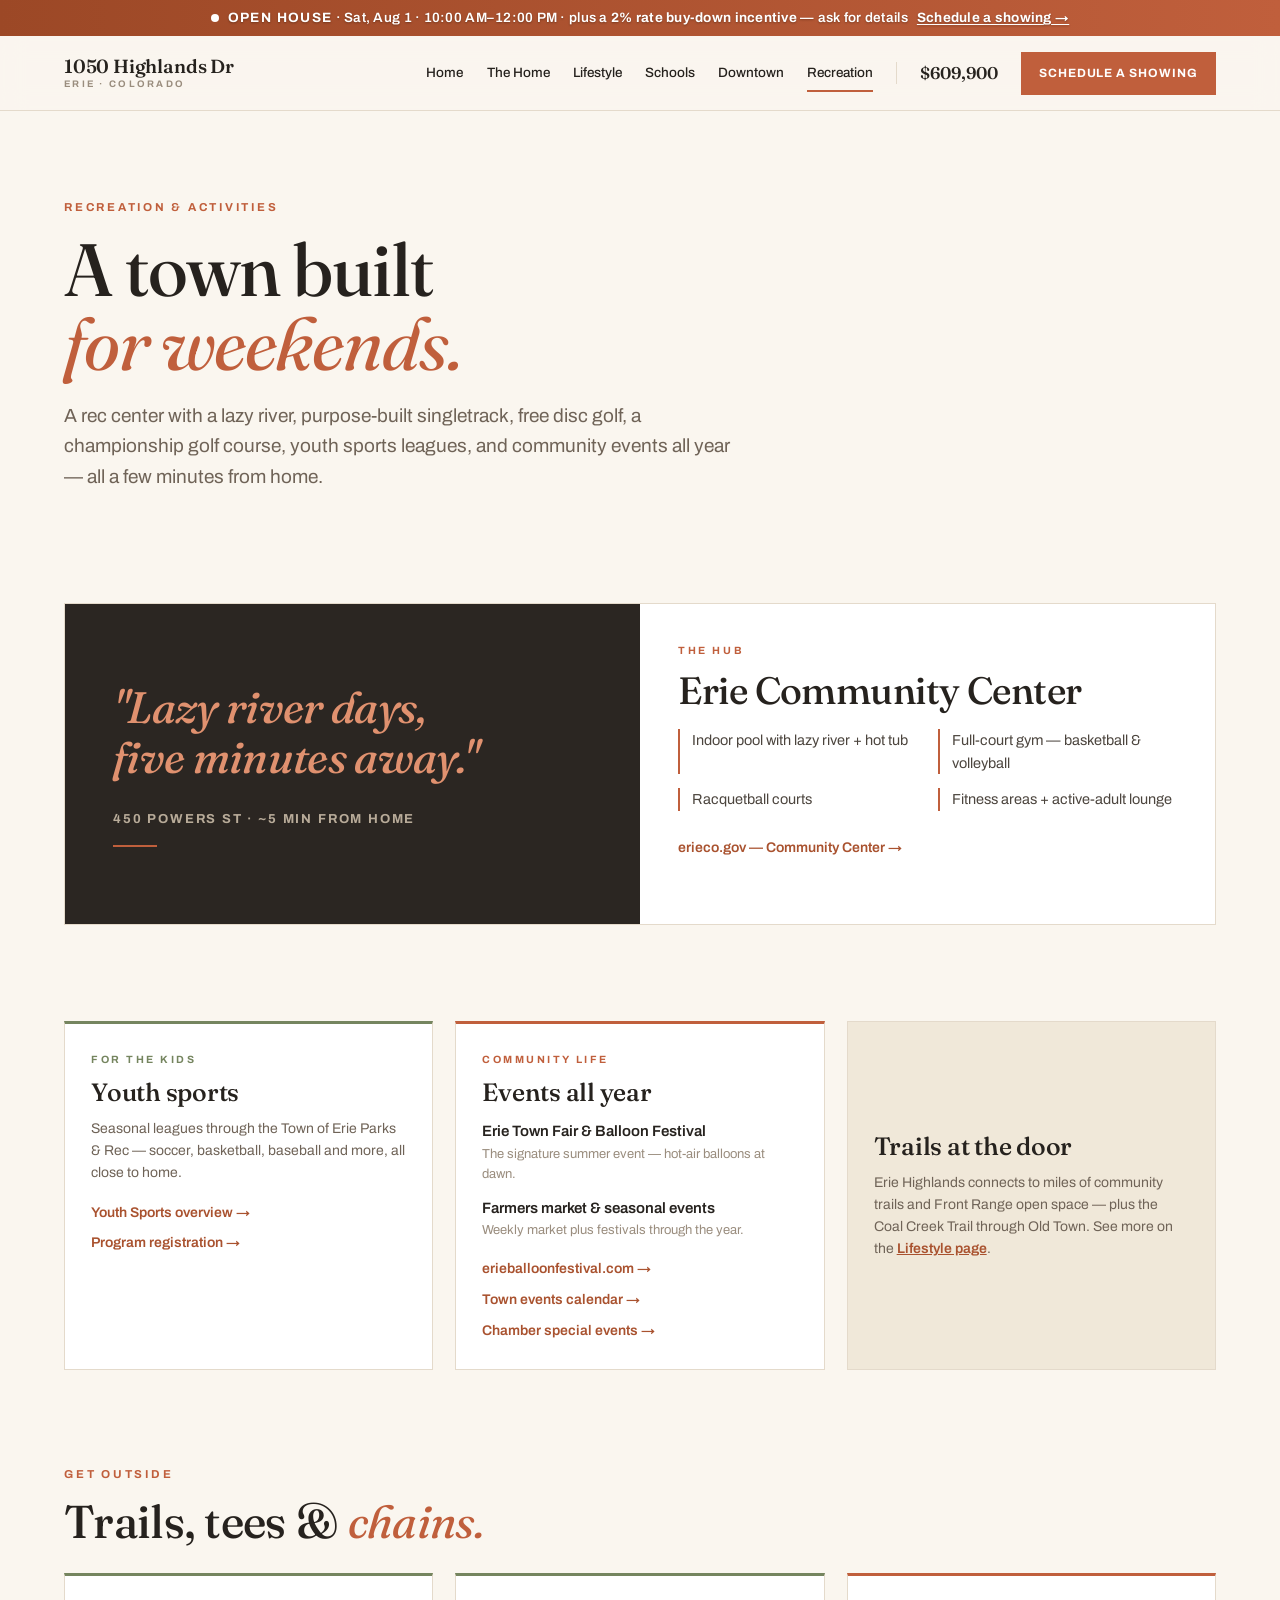
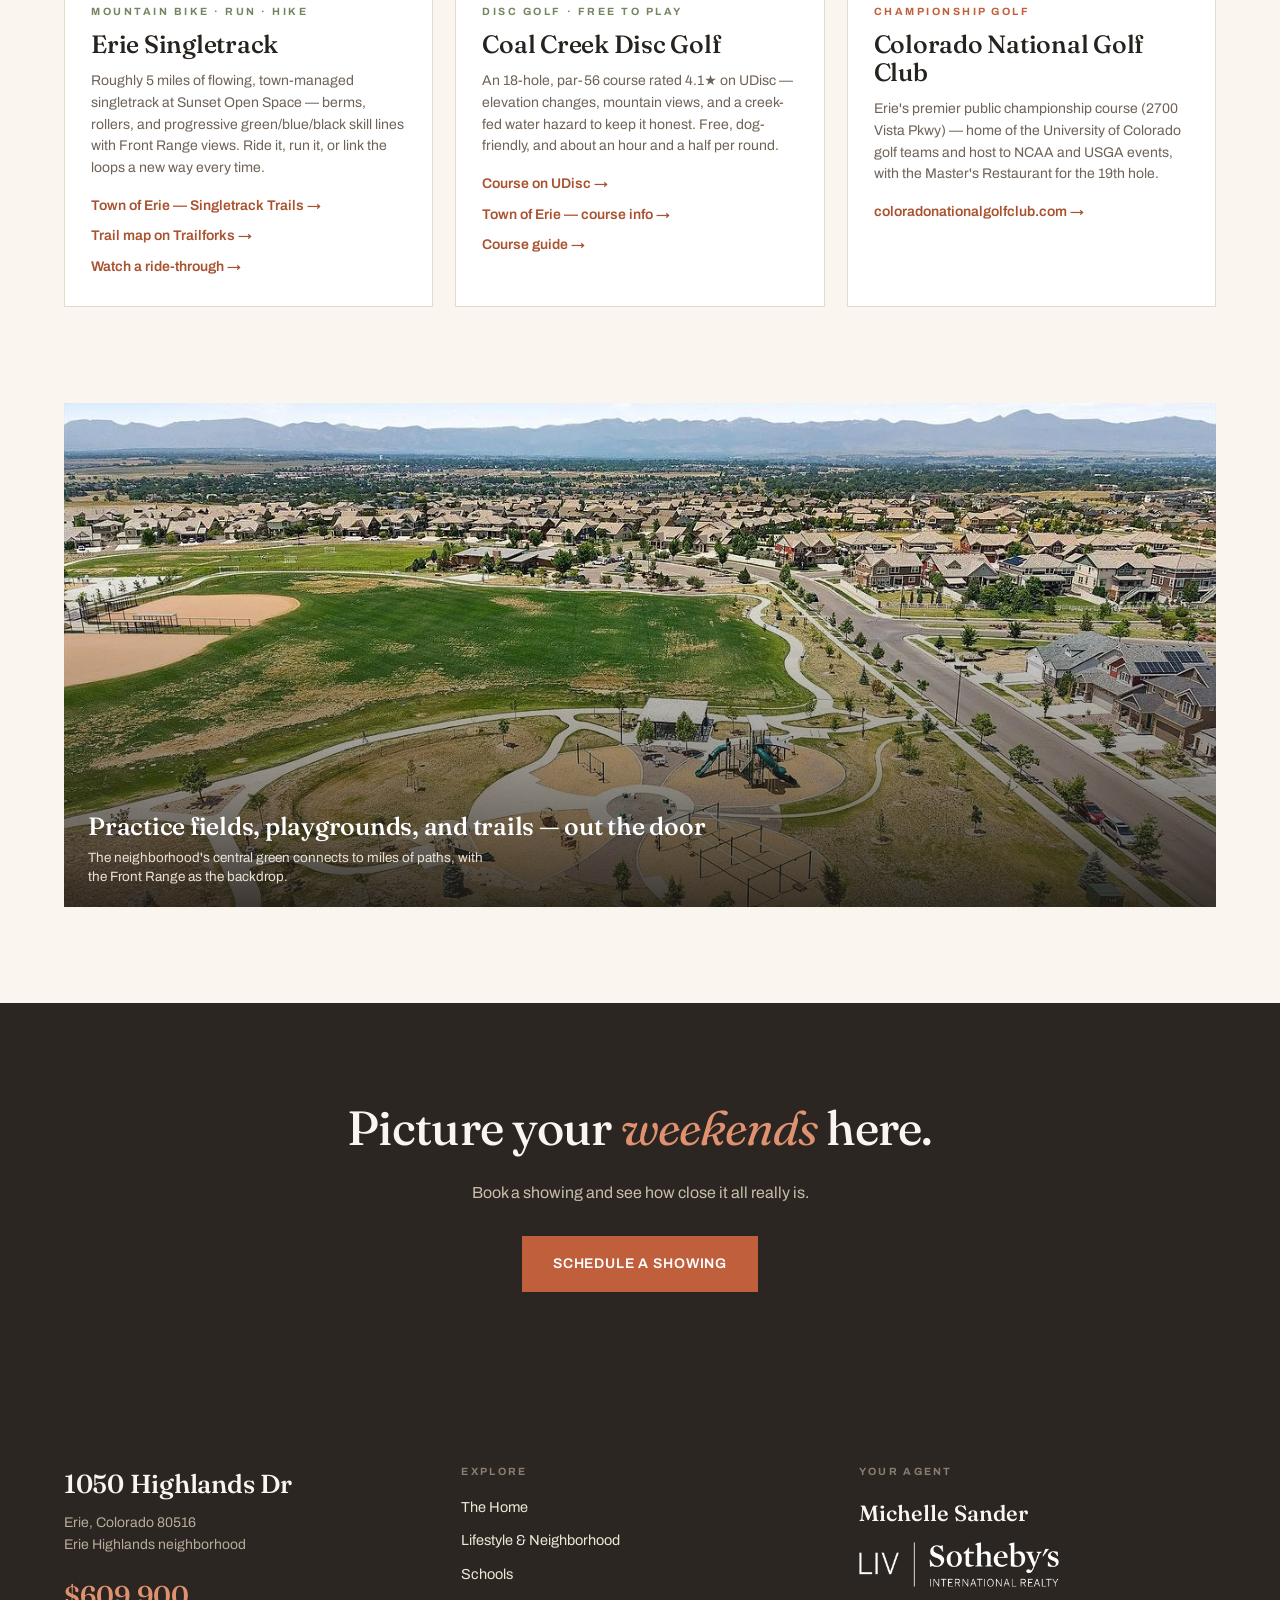
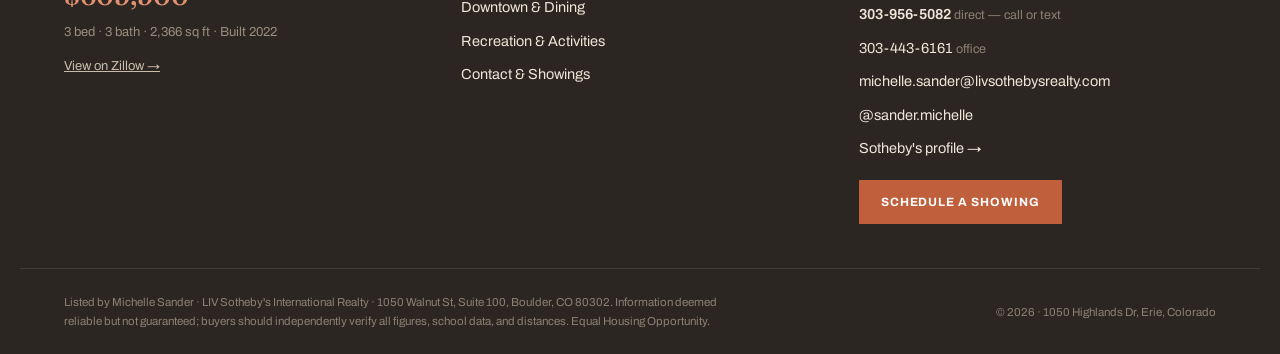
<file: recreation.html>
<!DOCTYPE html>
<html lang="en">
<head>
<meta charset="utf-8">
<meta name="viewport" content="width=device-width, initial-scale=1">
<title>Recreation in Erie, Colorado — Rec Center, Singletrack, Disc Golf & Youth Sports</title>
<meta name="description" content="Living in Erie, Colorado means a rec center with a lazy river, the Erie Singletrack trails, free 18-hole disc golf at Coal Creek, championship golf at Colorado National, youth sports leagues, and the Erie Balloon Festival — minutes from 1050 Highlands Dr.">
<meta name="robots" content="index, follow, max-image-preview:large, max-snippet:-1, max-video-preview:-1">
<link rel="canonical" href="https://1050highlandsdrerie.com/recreation.html">
<meta property="og:site_name" content="1050 Highlands Dr — Erie, Colorado">
<meta property="og:title" content="Recreation in Erie, Colorado — Rec Center, Singletrack, Disc Golf & Youth Sports">
<meta property="og:description" content="Living in Erie, Colorado means a rec center with a lazy river, the Erie Singletrack trails, free 18-hole disc golf at Coal Creek, championship golf at Colorado National, youth sports leagues, and the Erie Balloon Festival — minutes from 1050 Highlands Dr.">
<meta property="og:type" content="website">
<meta property="og:url" content="https://1050highlandsdrerie.com/recreation.html">
<meta property="og:image" content="https://1050highlandsdrerie.com/images/hero-twilight.webp">
<meta property="og:image:alt" content="1050 Highlands Dr, Erie, Colorado at twilight">
<meta property="og:locale" content="en_US">
<meta name="twitter:card" content="summary_large_image">
<meta name="twitter:title" content="Recreation in Erie, Colorado — Rec Center, Singletrack, Disc Golf & Youth Sports">
<meta name="twitter:description" content="Living in Erie, Colorado means a rec center with a lazy river, the Erie Singletrack trails, free 18-hole disc golf at Coal Creek, championship golf at Colorado National, youth sports leagues, and the Erie Balloon Festival — minutes from 1050 Highlands Dr.">
<meta name="twitter:image" content="https://1050highlandsdrerie.com/images/hero-twilight.webp">
<meta name="geo.region" content="US-CO">
<meta name="geo.placename" content="Erie, Colorado">
<link rel="icon" href="data:image/svg+xml,%3Csvg xmlns='http://www.w3.org/2000/svg' viewBox='0 0 32 32'%3E%3Crect width='32' height='32' fill='%232B2622'/%3E%3Cpath d='M16 7l10 8h-3v10h-5v-6h-4v6H9V15H6z' fill='%23C05F3C'/%3E%3C/svg%3E">
<link rel="preconnect" href="https://fonts.googleapis.com">
<link rel="preconnect" href="https://fonts.gstatic.com" crossorigin>
<link href="https://fonts.googleapis.com/css2?family=Fraunces:ital,opsz,wght@0,9..144,400..640;1,9..144,400..640&family=Archivo:wght@400;500;600;700&display=swap" rel="stylesheet">
<link rel="stylesheet" href="assets/style.css">
<script type="application/ld+json">
{
 "@context": "https://schema.org",
 "@graph": [
  {
   "@type": "WebPage",
   "@id": "https://1050highlandsdrerie.com/recreation.html#webpage",
   "url": "https://1050highlandsdrerie.com/recreation.html",
   "name": "Recreation in Erie, Colorado",
   "description": "Erie Community Center, youth sports leagues, the Erie Balloon Festival and year-round town events.",
   "isPartOf": {
    "@id": "https://1050highlandsdrerie.com/#website"
   },
   "about": {
    "@id": "https://1050highlandsdrerie.com/#listing"
   },
   "inLanguage": "en-US"
  },
  {
   "@type": "BreadcrumbList",
   "itemListElement": [
    {
     "@type": "ListItem",
     "position": 1,
     "name": "Home",
     "item": "https://1050highlandsdrerie.com/"
    },
    {
     "@type": "ListItem",
     "position": 2,
     "name": "Recreation & Activities",
     "item": "https://1050highlandsdrerie.com/recreation.html"
    }
   ]
  }
 ]
}
</script>
</head>
<body>
<a class="skip-link" href="#main">Skip to content</a>
<a class="oh-bar" href="contact.html" aria-label="Open house Saturday, August 1, 10 AM to noon, plus a 2 percent rate buy-down incentive — ask for details. Schedule a showing.">
  <span class="oh-dot" aria-hidden="true"></span>
  <span><strong>Open House</strong> <span class="oh-sep" aria-hidden="true">·</span> Sat, Aug 1 <span class="oh-sep" aria-hidden="true">·</span> 10:00 AM&ndash;12:00 PM <span class="oh-sep" aria-hidden="true">·</span> plus a <b style="font-weight:700">2% rate buy-down incentive</b> &mdash; ask for details</span>
  <span class="oh-cta">Schedule a showing →</span>
</a>
<nav class="nav" aria-label="Main">
  <div class="nav-inner">
    <a class="brand" href="index.html"><b>1050 Highlands Dr</b><span>Erie · Colorado</span></a>
    <div class="nav-links">
      <a class="nl " href="index.html">Home</a>
      <a class="nl " href="the-home.html">The Home</a>
      <a class="nl " href="lifestyle.html">Lifestyle</a>
      <a class="nl " href="schools.html">Schools</a>
      <a class="nl " href="downtown.html">Downtown</a>
      <a class="nl active" href="recreation.html">Recreation</a>
      <span class="nav-divider" aria-hidden="true"></span>
      <span class="nav-price">$609,900</span>
      <a class="nav-cta" href="contact.html">Schedule a Showing</a>
    </div>
    <button class="nav-burger" aria-label="Menu" aria-expanded="false"><span></span><span></span><span></span></button>
  </div>
  <div class="nav-mobile">
    <a href="index.html">Home</a>
    <a href="the-home.html">The Home</a>
    <a href="lifestyle.html">Lifestyle &amp; Neighborhood</a>
    <a href="schools.html">Schools</a>
    <a href="downtown.html">Downtown &amp; Dining</a>
    <a href="recreation.html">Recreation &amp; Activities</a>
    <a href="contact.html">Contact / Schedule a Showing — $609,900</a>
  </div>
</nav>

<main id="main">

  <section class="wrap" style="padding-top:clamp(48px,7vw,88px);padding-bottom:clamp(28px,4vw,44px)">
    <div class="eyebrow reveal">Recreation &amp; Activities</div>
    <h1 class="h-page reveal d1" style="margin-top:16px;max-width:16ch">A town built <span class="em">for weekends.</span></h1>
    <p class="lede reveal d2" style="margin-top:20px">A rec center with a lazy river, purpose-built singletrack, free disc golf, a championship golf course, youth sports leagues, and community events all year — all a few minutes from home.</p>
  </section>

  <!-- COMMUNITY CENTER FEATURE -->
  <section class="wrap section-tight">
    <div class="reveal" style="display:grid;grid-template-columns:repeat(auto-fit,minmax(min(300px,100%),1fr));border:1px solid var(--line);background:#fff;overflow:hidden">
      <div style="position:relative;min-height:320px;background:var(--espresso);display:flex;flex-direction:column;justify-content:center;padding:clamp(28px,4vw,48px);color:#FAF6EF">
        <div class="serif" style="font-style:italic;font-size:clamp(30px,3.6vw,44px);line-height:1.15;color:#E0916F">"Lazy river days,<br>five minutes away."</div>
        <div style="margin-top:26px;font-size:13px;letter-spacing:.14em;text-transform:uppercase;font-weight:700;color:#B8AB99">450 Powers St · ~5 min from home</div>
        <div style="width:44px;height:2px;background:var(--clay);margin-top:16px"></div>
      </div>
      <div style="padding:clamp(28px,3vw,42px)">
        <div class="eyebrow" style="font-size:10.5px">The hub</div>
        <h2 class="h-sect" style="font-size:clamp(26px,3.4vw,38px);margin:12px 0 18px">Erie Community Center</h2>
        <div style="display:grid;grid-template-columns:1fr 1fr;gap:14px 20px;margin-bottom:24px">
          <div style="font-size:14.5px;color:var(--ink-2);border-left:2px solid var(--clay);padding-left:12px">Indoor pool with lazy river + hot tub</div>
          <div style="font-size:14.5px;color:var(--ink-2);border-left:2px solid var(--clay);padding-left:12px">Full-court gym — basketball &amp; volleyball</div>
          <div style="font-size:14.5px;color:var(--ink-2);border-left:2px solid var(--clay);padding-left:12px">Racquetball courts</div>
          <div style="font-size:14.5px;color:var(--ink-2);border-left:2px solid var(--clay);padding-left:12px">Fitness areas + active-adult lounge</div>
        </div>
        <a class="link-arrow" href="https://www.erieco.gov/172/Erie-Community-Center" target="_blank" rel="noopener">erieco.gov — Community Center →</a>
      </div>
    </div>
  </section>

  <!-- YOUTH SPORTS + EVENTS + TRAILS -->
  <section class="wrap section-tight">
    <div style="display:grid;grid-template-columns:repeat(auto-fit,minmax(min(280px,100%),1fr));gap:22px">
      <div class="card reveal" style="border-top:3px solid var(--sage);padding:28px 26px">
        <div class="eyebrow sage" style="font-size:10.5px">For the kids</div>
        <div class="h-card" style="margin-top:10px">Youth sports</div>
        <p style="font-size:14px;color:var(--ink-soft);margin:12px 0 18px;line-height:1.55">Seasonal leagues through the Town of Erie Parks &amp; Rec — soccer, basketball, baseball and more, all close to home.</p>
        <div style="display:flex;flex-direction:column;gap:9px">
          <a class="link-arrow" style="font-size:14px" href="https://www.erieco.gov/1436/Youth-Sports" target="_blank" rel="noopener">Youth Sports overview →</a>
          <a class="link-arrow" style="font-size:14px" href="https://app.amilia.com/store/en/erierec/shop/programs" target="_blank" rel="noopener">Program registration →</a>
        </div>
      </div>
      <div class="card reveal d1" style="border-top:3px solid var(--clay);padding:28px 26px">
        <div class="eyebrow" style="font-size:10.5px">Community life</div>
        <div class="h-card" style="margin-top:10px">Events all year</div>
        <div style="display:flex;flex-direction:column;gap:13px;margin-top:14px">
          <div><div style="font-size:15px;font-weight:600">Erie Town Fair &amp; Balloon Festival</div><div style="font-size:13px;color:var(--ink-faint)">The signature summer event — hot-air balloons at dawn.</div></div>
          <div><div style="font-size:15px;font-weight:600">Farmers market &amp; seasonal events</div><div style="font-size:13px;color:var(--ink-faint)">Weekly market plus festivals through the year.</div></div>
        </div>
        <div style="display:flex;flex-direction:column;gap:9px;margin-top:18px">
          <a class="link-arrow" style="font-size:14px" href="https://erieballoonfestival.com" target="_blank" rel="noopener">erieballoonfestival.com →</a>
          <a class="link-arrow" style="font-size:14px" href="https://erieco.gov/1540/Events" target="_blank" rel="noopener">Town events calendar →</a>
          <a class="link-arrow" style="font-size:14px" href="https://www.eriechamber.org/special-events/" target="_blank" rel="noopener">Chamber special events →</a>
        </div>
      </div>
      <div class="reveal d2" style="background:var(--band);border:1px solid var(--line);padding:28px 26px;display:flex;flex-direction:column;justify-content:center">
        <div class="h-card">Trails at the door</div>
        <p style="font-size:14px;color:var(--ink-soft);margin:12px 0 0;line-height:1.55">Erie Highlands connects to miles of community trails and Front Range open space — plus the Coal Creek Trail through Old Town. See more on the <a href="lifestyle.html" style="font-weight:600">Lifestyle page</a>.</p>
      </div>
    </div>
  </section>

  <!-- GET OUTSIDE: SINGLETRACK, DISC GOLF, GOLF -->
  <section class="wrap section-tight">
    <div class="eyebrow reveal">Get outside</div>
    <h2 class="h-sect reveal d1" style="margin:14px 0 26px">Trails, tees &amp; <span class="em">chains.</span></h2>
    <div style="display:grid;grid-template-columns:repeat(auto-fit,minmax(min(280px,100%),1fr));gap:22px">

      <div class="card reveal" style="border-top:3px solid var(--sage);padding:28px 26px">
        <div class="eyebrow sage" style="font-size:10.5px">Mountain bike · Run · Hike</div>
        <div class="h-card" style="margin-top:10px">Erie Singletrack</div>
        <p style="font-size:14px;color:var(--ink-soft);margin:12px 0 16px;line-height:1.55">Roughly 5 miles of flowing, town-managed singletrack at Sunset Open Space — berms, rollers, and progressive green/blue/black skill lines with Front Range views. Ride it, run it, or link the loops a new way every time.</p>
        <div style="display:flex;flex-direction:column;gap:9px">
          <a class="link-arrow" style="font-size:14px" href="https://www.erieco.gov/1672/Erie-Singletrack-Trails-at-Sunset-Open-S" target="_blank" rel="noopener">Town of Erie — Singletrack Trails →</a>
          <a class="link-arrow" style="font-size:14px" href="https://www.trailforks.com/region/erie-singletrack-15128/" target="_blank" rel="noopener">Trail map on Trailforks →</a>
          <a class="link-arrow" style="font-size:14px" href="https://www.youtube.com/watch?v=GeZYeuZ87ZA" target="_blank" rel="noopener">Watch a ride-through →</a>
        </div>
      </div>

      <div class="card reveal d1" style="border-top:3px solid var(--sage);padding:28px 26px">
        <div class="eyebrow sage" style="font-size:10.5px">Disc golf · Free to play</div>
        <div class="h-card" style="margin-top:10px">Coal Creek Disc Golf</div>
        <p style="font-size:14px;color:var(--ink-soft);margin:12px 0 16px;line-height:1.55">An 18-hole, par-56 course rated 4.1★ on UDisc — elevation changes, mountain views, and a creek-fed water hazard to keep it honest. Free, dog-friendly, and about an hour and a half per round.</p>
        <div style="display:flex;flex-direction:column;gap:9px">
          <a class="link-arrow" style="font-size:14px" href="https://udisc.com/courses/coal-creek-disc-golf-course-wzBo" target="_blank" rel="noopener">Course on UDisc →</a>
          <a class="link-arrow" style="font-size:14px" href="https://www.erieco.gov/1776/Coal-Creek-Disc-Golf-Course" target="_blank" rel="noopener">Town of Erie — course info →</a>
          <a class="link-arrow" style="font-size:14px" href="https://coal-creek-disc-golf-course.sportsgrounds.us.com/" target="_blank" rel="noopener">Course guide →</a>
        </div>
      </div>

      <div class="card reveal d2" style="border-top:3px solid var(--clay);padding:28px 26px">
        <div class="eyebrow" style="font-size:10.5px">Championship golf</div>
        <div class="h-card" style="margin-top:10px">Colorado National Golf Club</div>
        <p style="font-size:14px;color:var(--ink-soft);margin:12px 0 16px;line-height:1.55">Erie's premier public championship course (2700 Vista Pkwy) — home of the University of Colorado golf teams and host to NCAA and USGA events, with the Master's Restaurant for the 19th hole.</p>
        <div style="display:flex;flex-direction:column;gap:9px">
          <a class="link-arrow" style="font-size:14px" href="https://www.coloradonationalgolfclub.com/" target="_blank" rel="noopener">coloradonationalgolfclub.com →</a>
        </div>
      </div>

    </div>
  </section>

  <!-- PARK PHOTO -->
  <section class="wrap section-tight">
    <figure class="photo clickable photo-banner reveal">
      <img src="images/aerial-park.webp" alt="Aerial view of the Erie Highlands park, ball field and trails with the mountains beyond" loading="lazy">
      <div class="scrim"></div>
      <figcaption>
        <div class="cap-h">Practice fields, playgrounds, and trails — out the door</div>
        <div class="cap-d">The neighborhood's central green connects to miles of paths, with the Front Range as the backdrop.</div>
      </figcaption>
    </figure>
  </section>

  <!-- CTA -->
  <section style="background:var(--espresso);color:#FAF6EF;margin-top:clamp(30px,4vw,48px)">
    <div class="wrap" style="max-width:900px;text-align:center;padding-top:clamp(52px,7vw,88px);padding-bottom:clamp(52px,7vw,88px)">
      <h2 class="reveal" style="font-size:clamp(28px,4.4vw,48px);text-wrap:balance">Picture your <span class="em-light" style="color:#E0916F">weekends</span> here.</h2>
      <p class="reveal d1" style="font-size:16px;color:#C9BCAA;margin:16px 0 30px">Book a showing and see how close it all really is.</p>
      <a class="btn reveal d2" href="contact.html">Schedule a Showing</a>
    </div>
  </section>

</main>
<footer class="footer">
  <div class="footer-grid">
    <div style="max-width:330px">
      <div class="footer-addr">1050 Highlands Dr</div>
      <div style="font-size:14px;color:#B8AB99;margin-top:8px;line-height:1.6">Erie, Colorado 80516<br>Erie Highlands neighborhood</div>
      <div class="footer-price">$609,900</div>
      <div style="font-size:13px;color:#9A8D7E;margin-top:5px">3 bed · 3 bath · 2,366 sq ft · Built 2022</div>
      <a href="https://www.zillow.com/homedetails/1050-Highlands-Dr-Erie-CO-80516/456816547_zpid/" target="_blank" rel="noopener" style="display:inline-block;font-size:13px;margin-top:14px;color:#C9BCAA;text-decoration:underline">View on Zillow →</a>
    </div>
    <div>
      <div class="footer-label">Explore</div>
      <div class="footer-links">
        <a href="the-home.html">The Home</a>
        <a href="lifestyle.html">Lifestyle &amp; Neighborhood</a>
        <a href="schools.html">Schools</a>
        <a href="downtown.html">Downtown &amp; Dining</a>
        <a href="recreation.html">Recreation &amp; Activities</a>
        <a href="contact.html">Contact &amp; Showings</a>
      </div>
    </div>
    <div>
      <div class="footer-label">Your Agent</div>
      <div style="font-family:var(--serif);font-size:22px;color:#FAF6EF;font-weight:540">Michelle Sander</div>
      <img src="images/liv-sothebys-white.png" alt="LIV Sotheby's International Realty" width="200" style="width:200px;max-width:75%;height:auto;margin-top:12px;display:block">
      <div class="footer-links" style="margin-top:16px">
        <a href="tel:+13039565082"><b style="font-weight:600">303-956-5082</b> <span style="color:#8D8073;font-size:12.5px">direct — call or text</span></a>
        <a href="tel:+13034436161">303-443-6161 <span style="color:#8D8073;font-size:12.5px">office</span></a>
        <a href="mailto:michelle.sander@livsothebysrealty.com">michelle.sander@livsothebysrealty.com</a>
        <a href="https://www.instagram.com/sander.michelle/" target="_blank" rel="noopener">@sander.michelle</a>
        <a href="https://www.sothebysrealty.com/livsir/eng/associate/786-a-df2507222031108682/michelle-sander" target="_blank" rel="noopener">Sotheby's profile →</a>
      </div>
      <a href="contact.html" style="display:inline-block;margin-top:20px;background:#C05F3C;color:#fff;font-size:12px;font-weight:700;letter-spacing:.08em;text-transform:uppercase;padding:13px 22px">Schedule a Showing</a>
    </div>
  </div>
  <div class="footer-legal">
    <div style="max-width:680px">
      Listed by Michelle Sander · LIV Sotheby's International Realty · 1050 Walnut St, Suite 100, Boulder, CO 80302.
      Information deemed reliable but not guaranteed; buyers should independently verify all figures, school data, and distances.
      Equal Housing Opportunity.
    </div>
    <div>© 2026 · 1050 Highlands Dr, Erie, Colorado</div>
  </div>
</footer>
<script src="assets/main.js" defer></script>

</body>
</html>
</file>
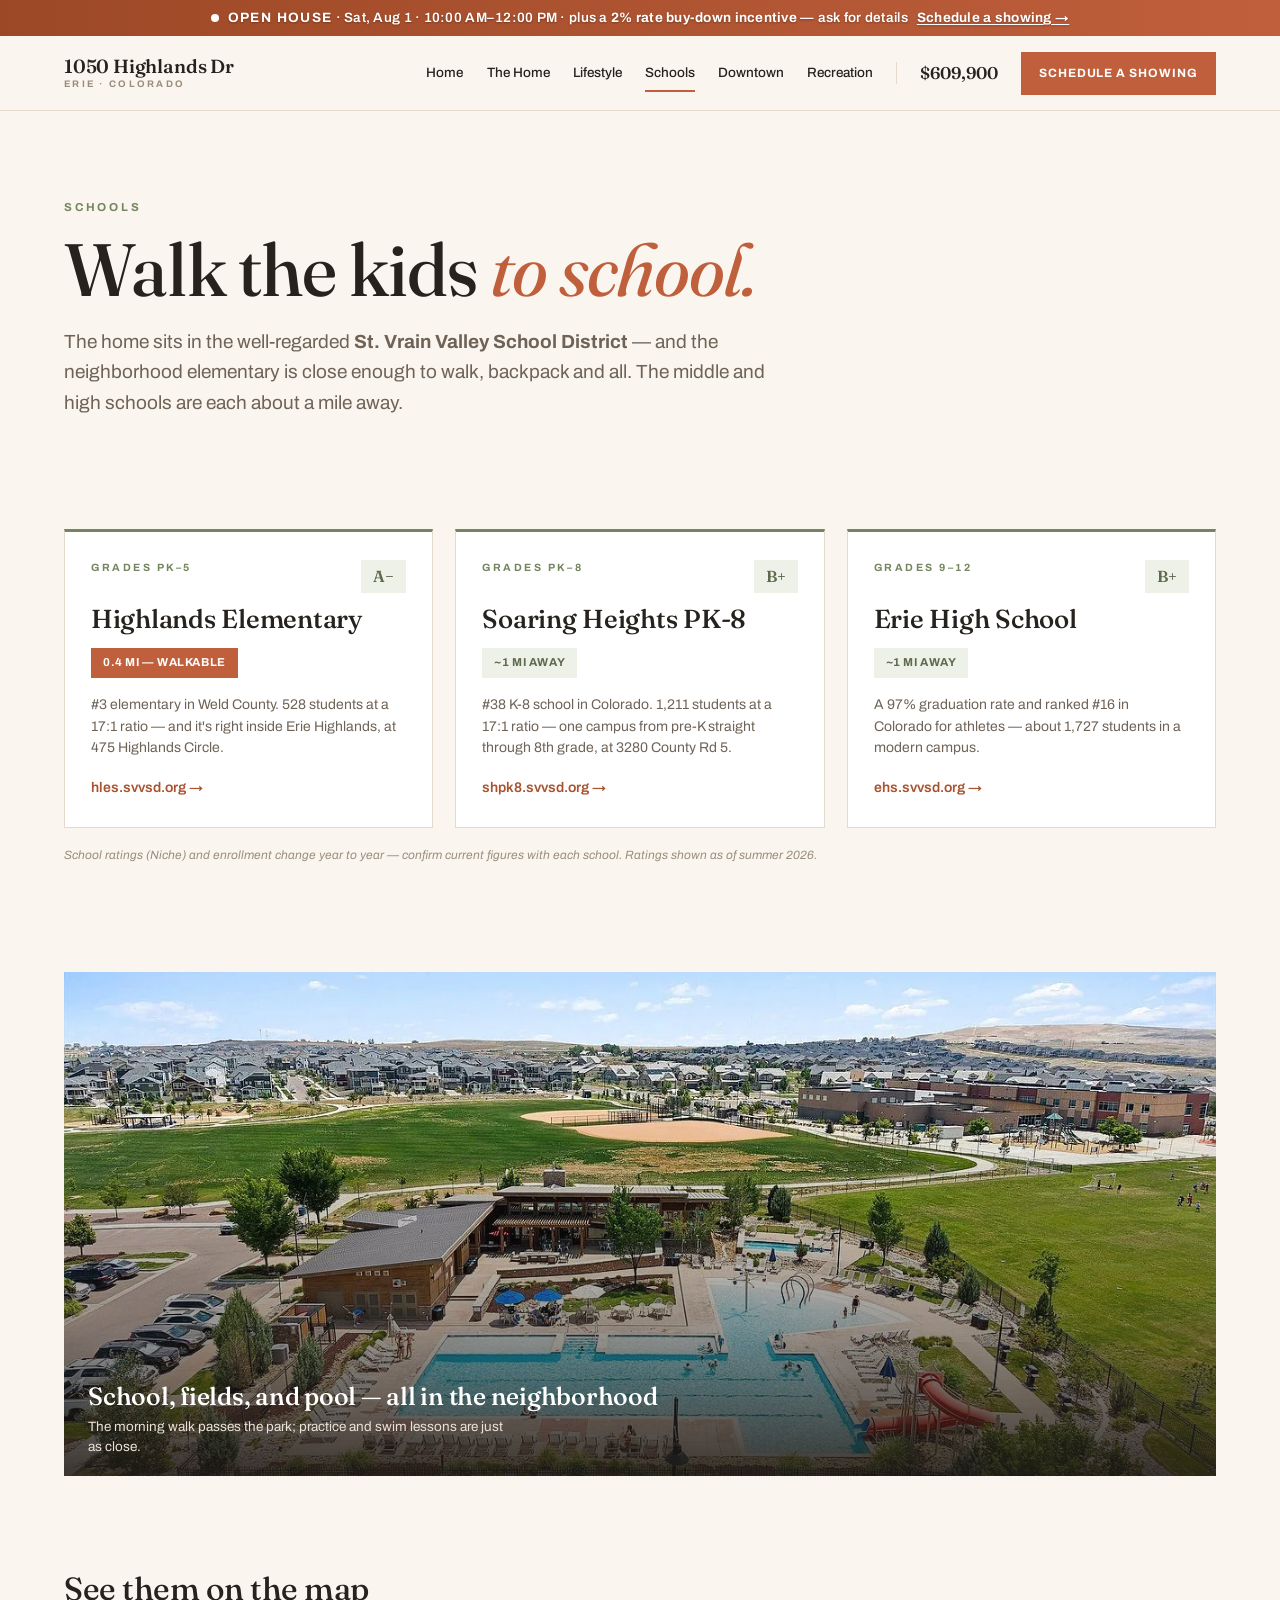
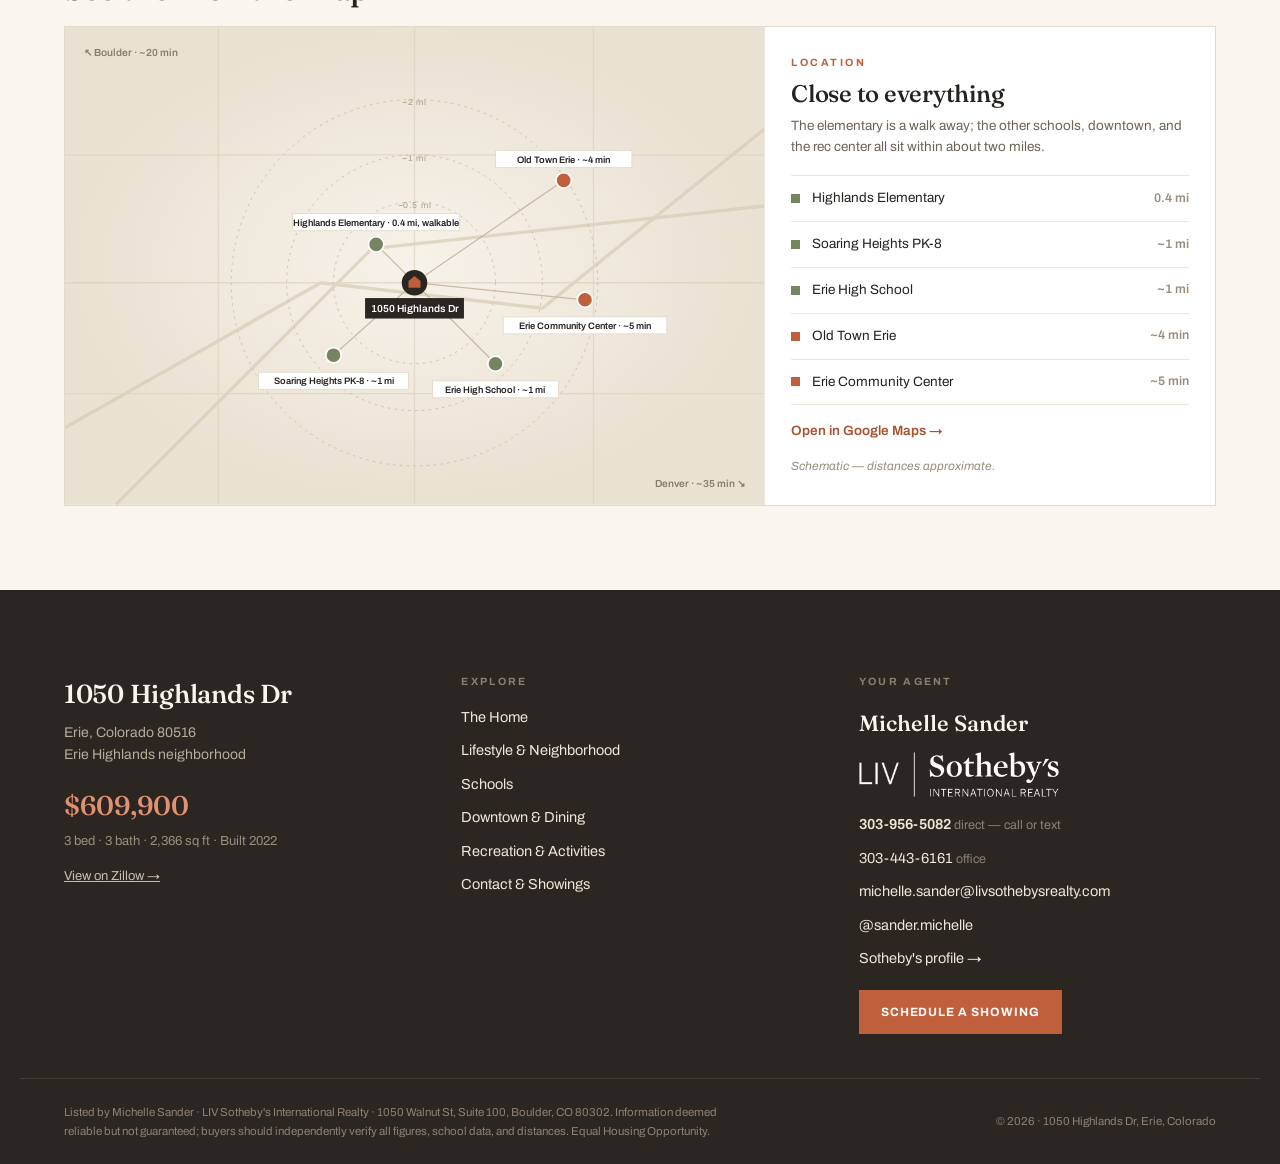
<file: schools.html>
<!DOCTYPE html>
<html lang="en">
<head>
<meta charset="utf-8">
<meta name="viewport" content="width=device-width, initial-scale=1">
<title>Schools in Erie, Colorado near 1050 Highlands Dr — St. Vrain Valley District</title>
<meta name="description" content="Erie CO schools near this Erie Highlands home for sale: walk to A− rated Highlands Elementary, with Soaring Heights PK-8 and Erie High School (97% graduation) about a mile away in the St. Vrain Valley School District.">
<meta name="robots" content="index, follow, max-image-preview:large, max-snippet:-1, max-video-preview:-1">
<link rel="canonical" href="https://1050highlandsdrerie.com/schools.html">
<meta property="og:site_name" content="1050 Highlands Dr — Erie, Colorado">
<meta property="og:title" content="Schools in Erie, Colorado near 1050 Highlands Dr — St. Vrain Valley District">
<meta property="og:description" content="Erie CO schools near this Erie Highlands home for sale: walk to A− rated Highlands Elementary, with Soaring Heights PK-8 and Erie High School (97% graduation) about a mile away in the St. Vrain Valley School District.">
<meta property="og:type" content="website">
<meta property="og:url" content="https://1050highlandsdrerie.com/schools.html">
<meta property="og:image" content="https://1050highlandsdrerie.com/images/hero-twilight.webp">
<meta property="og:image:alt" content="1050 Highlands Dr, Erie, Colorado at twilight">
<meta property="og:locale" content="en_US">
<meta name="twitter:card" content="summary_large_image">
<meta name="twitter:title" content="Schools in Erie, Colorado near 1050 Highlands Dr — St. Vrain Valley District">
<meta name="twitter:description" content="Erie CO schools near this Erie Highlands home for sale: walk to A− rated Highlands Elementary, with Soaring Heights PK-8 and Erie High School (97% graduation) about a mile away in the St. Vrain Valley School District.">
<meta name="twitter:image" content="https://1050highlandsdrerie.com/images/hero-twilight.webp">
<meta name="geo.region" content="US-CO">
<meta name="geo.placename" content="Erie, Colorado">
<link rel="icon" href="data:image/svg+xml,%3Csvg xmlns='http://www.w3.org/2000/svg' viewBox='0 0 32 32'%3E%3Crect width='32' height='32' fill='%232B2622'/%3E%3Cpath d='M16 7l10 8h-3v10h-5v-6h-4v6H9V15H6z' fill='%23C05F3C'/%3E%3C/svg%3E">
<link rel="preconnect" href="https://fonts.googleapis.com">
<link rel="preconnect" href="https://fonts.gstatic.com" crossorigin>
<link href="https://fonts.googleapis.com/css2?family=Fraunces:ital,opsz,wght@0,9..144,400..640;1,9..144,400..640&family=Archivo:wght@400;500;600;700&display=swap" rel="stylesheet">
<link rel="stylesheet" href="assets/style.css">
<script type="application/ld+json">
{
 "@context": "https://schema.org",
 "@graph": [
  {
   "@type": "WebPage",
   "@id": "https://1050highlandsdrerie.com/schools.html#webpage",
   "url": "https://1050highlandsdrerie.com/schools.html",
   "name": "Schools in Erie, Colorado near 1050 Highlands Dr",
   "description": "St. Vrain Valley schools serving the home: Highlands Elementary (walkable), Soaring Heights PK-8, Erie High School.",
   "isPartOf": {
    "@id": "https://1050highlandsdrerie.com/#website"
   },
   "about": {
    "@id": "https://1050highlandsdrerie.com/#listing"
   },
   "inLanguage": "en-US",
   "mainEntity": {
    "@type": "ItemList",
    "name": "Schools serving 1050 Highlands Dr, Erie, CO (St. Vrain Valley School District)",
    "itemListElement": [
     {
      "@type": "ListItem",
      "position": 1,
      "item": {
       "@type": "ElementarySchool",
       "name": "Highlands Elementary School",
       "url": "https://hles.svvsd.org",
       "address": {
        "@type": "PostalAddress",
        "streetAddress": "475 Highlands Circle",
        "addressLocality": "Erie",
        "addressRegion": "CO",
        "postalCode": "80516",
        "addressCountry": "US"
       }
      }
     },
     {
      "@type": "ListItem",
      "position": 2,
      "item": {
       "@type": "MiddleSchool",
       "name": "Soaring Heights PK-8",
       "url": "https://shpk8.svvsd.org",
       "address": {
        "@type": "PostalAddress",
        "streetAddress": "3280 County Rd 5",
        "addressLocality": "Erie",
        "addressRegion": "CO",
        "postalCode": "80516",
        "addressCountry": "US"
       }
      }
     },
     {
      "@type": "ListItem",
      "position": 3,
      "item": {
       "@type": "HighSchool",
       "name": "Erie High School",
       "url": "https://ehs.svvsd.org",
       "address": {
        "@type": "PostalAddress",
        "addressLocality": "Erie",
        "addressRegion": "CO",
        "postalCode": "80516",
        "addressCountry": "US"
       }
      }
     }
    ]
   }
  },
  {
   "@type": "BreadcrumbList",
   "itemListElement": [
    {
     "@type": "ListItem",
     "position": 1,
     "name": "Home",
     "item": "https://1050highlandsdrerie.com/"
    },
    {
     "@type": "ListItem",
     "position": 2,
     "name": "Schools",
     "item": "https://1050highlandsdrerie.com/schools.html"
    }
   ]
  }
 ]
}
</script>
</head>
<body>
<a class="skip-link" href="#main">Skip to content</a>
<a class="oh-bar" href="contact.html" aria-label="Open house Saturday, August 1, 10 AM to noon, plus a 2 percent rate buy-down incentive — ask for details. Schedule a showing.">
  <span class="oh-dot" aria-hidden="true"></span>
  <span><strong>Open House</strong> <span class="oh-sep" aria-hidden="true">·</span> Sat, Aug 1 <span class="oh-sep" aria-hidden="true">·</span> 10:00 AM&ndash;12:00 PM <span class="oh-sep" aria-hidden="true">·</span> plus a <b style="font-weight:700">2% rate buy-down incentive</b> &mdash; ask for details</span>
  <span class="oh-cta">Schedule a showing →</span>
</a>
<nav class="nav" aria-label="Main">
  <div class="nav-inner">
    <a class="brand" href="index.html"><b>1050 Highlands Dr</b><span>Erie · Colorado</span></a>
    <div class="nav-links">
      <a class="nl " href="index.html">Home</a>
      <a class="nl " href="the-home.html">The Home</a>
      <a class="nl " href="lifestyle.html">Lifestyle</a>
      <a class="nl active" href="schools.html">Schools</a>
      <a class="nl " href="downtown.html">Downtown</a>
      <a class="nl " href="recreation.html">Recreation</a>
      <span class="nav-divider" aria-hidden="true"></span>
      <span class="nav-price">$609,900</span>
      <a class="nav-cta" href="contact.html">Schedule a Showing</a>
    </div>
    <button class="nav-burger" aria-label="Menu" aria-expanded="false"><span></span><span></span><span></span></button>
  </div>
  <div class="nav-mobile">
    <a href="index.html">Home</a>
    <a href="the-home.html">The Home</a>
    <a href="lifestyle.html">Lifestyle &amp; Neighborhood</a>
    <a href="schools.html">Schools</a>
    <a href="downtown.html">Downtown &amp; Dining</a>
    <a href="recreation.html">Recreation &amp; Activities</a>
    <a href="contact.html">Contact / Schedule a Showing — $609,900</a>
  </div>
</nav>

<main id="main">

  <section class="wrap" style="padding-top:clamp(48px,7vw,88px);padding-bottom:clamp(28px,4vw,44px)">
    <div class="eyebrow sage reveal">Schools</div>
    <h1 class="h-page reveal d1" style="margin-top:16px;max-width:16ch">Walk the kids <span class="em">to school.</span></h1>
    <p class="lede reveal d2" style="margin-top:20px;max-width:64ch">The home sits in the well-regarded <b>St. Vrain Valley School District</b> — and the neighborhood elementary is close enough to walk, backpack and all. The middle and high schools are each about a mile away.</p>
  </section>

  <section class="wrap section-tight">
    <div style="display:grid;grid-template-columns:repeat(auto-fit,minmax(min(300px,100%),1fr));gap:22px">
      <div class="card reveal" style="border-top:3px solid var(--sage);padding:28px 26px;display:flex;flex-direction:column">
        <div style="display:flex;justify-content:space-between;align-items:flex-start;gap:12px">
          <div class="eyebrow sage" style="font-size:10.5px">Grades PK–5</div>
          <div class="grade">A−</div>
        </div>
        <div class="h-card" style="font-size:26px;margin-top:12px">Highlands Elementary</div>
        <div style="margin-top:14px"><span class="tag-walk">0.4 mi — walkable</span></div>
        <p style="font-size:14px;color:var(--ink-soft);margin:16px 0 18px;line-height:1.55;flex:1">#3 elementary in Weld County. 528 students at a 17:1 ratio — and it's right inside Erie Highlands, at 475 Highlands Circle.</p>
        <a class="link-arrow" href="https://hles.svvsd.org" target="_blank" rel="noopener">hles.svvsd.org →</a>
      </div>

      <div class="card reveal d1" style="border-top:3px solid var(--sage);padding:28px 26px;display:flex;flex-direction:column">
        <div style="display:flex;justify-content:space-between;align-items:flex-start;gap:12px">
          <div class="eyebrow sage" style="font-size:10.5px">Grades PK–8</div>
          <div class="grade">B+</div>
        </div>
        <div class="h-card" style="font-size:26px;margin-top:12px">Soaring Heights PK-8</div>
        <div style="margin-top:14px"><span class="tag-dist">~1 mi away</span></div>
        <p style="font-size:14px;color:var(--ink-soft);margin:16px 0 18px;line-height:1.55;flex:1">#38 K-8 school in Colorado. 1,211 students at a 17:1 ratio — one campus from pre-K straight through 8th grade, at 3280 County Rd 5.</p>
        <a class="link-arrow" href="https://shpk8.svvsd.org" target="_blank" rel="noopener">shpk8.svvsd.org →</a>
      </div>

      <div class="card reveal d2" style="border-top:3px solid var(--sage);padding:28px 26px;display:flex;flex-direction:column">
        <div style="display:flex;justify-content:space-between;align-items:flex-start;gap:12px">
          <div class="eyebrow sage" style="font-size:10.5px">Grades 9–12</div>
          <div class="grade">B+</div>
        </div>
        <div class="h-card" style="font-size:26px;margin-top:12px">Erie High School</div>
        <div style="margin-top:14px"><span class="tag-dist">~1 mi away</span></div>
        <p style="font-size:14px;color:var(--ink-soft);margin:16px 0 18px;line-height:1.55;flex:1">A 97% graduation rate and ranked #16 in Colorado for athletes — about 1,727 students in a modern campus.</p>
        <a class="link-arrow" href="https://ehs.svvsd.org" target="_blank" rel="noopener">ehs.svvsd.org →</a>
      </div>
    </div>
    <p class="small-note" style="margin-top:18px">School ratings (Niche) and enrollment change year to year — confirm current figures with each school. Ratings shown as of summer 2026.</p>
  </section>

  <!-- WALK PHOTO -->
  <section class="wrap section-tight">
    <figure class="photo clickable photo-banner reveal">
      <img src="images/aerial-pool-fields.webp" alt="Aerial view showing the neighborhood school, sports fields and pool complex near the home" loading="lazy">
      <div class="scrim"></div>
      <figcaption>
        <div class="cap-h">School, fields, and pool — all in the neighborhood</div>
        <div class="cap-d">The morning walk passes the park; practice and swim lessons are just as close.</div>
      </figcaption>
    </figure>
  </section>

  <!-- MAP -->
  <section class="wrap section-tight" style="padding-bottom:clamp(52px,7vw,84px)">
    <h2 class="h-sect reveal" style="font-size:clamp(23px,3vw,32px);margin-bottom:20px">See them on the map</h2>
    <div class="reveal d1"><div style="background:#fff;border:1px solid var(--line);overflow:hidden;display:grid;grid-template-columns:minmax(300px,1.55fr) minmax(240px,1fr)" class="proxmap">
  <div class="proxmap-map" style="position:relative;background:#F2EDE3;min-height:400px">
    <svg viewBox="0 0 820 560" style="display:block;width:100%;height:100%" role="img" aria-label="Schematic map showing schools, Old Town Erie and the community center around 1050 Highlands Dr">
      <defs><radialGradient id="pmglow" cx="50%" cy="50%" r="50%"><stop offset="0%" stop-color="#F7F2E9"/><stop offset="100%" stop-color="#E9E1D2"/></radialGradient></defs>
      <rect x="0" y="0" width="820" height="560" fill="url(#pmglow)"/>
      <g stroke="#DDD2BF" stroke-width="1.5" opacity=".7">
        <path d="M0 150 H820 M0 300 H820 M0 430 H820" fill="none"/>
        <path d="M180 0 V560 M410 0 V560 M620 0 V560" fill="none"/>
        <path d="M60 560 L360 260 L820 210" fill="none" stroke="#D8CCB6" stroke-width="4"/>
        <path d="M0 470 L300 300 L560 330 L820 120" fill="none" stroke="#D8CCB6" stroke-width="4"/>
      </g>
      <g fill="none" stroke="#CDBDA0" stroke-dasharray="3 5">
        <circle cx="410" cy="300" r="95"/><circle cx="410" cy="300" r="150"/><circle cx="410" cy="300" r="215"/>
      </g>
      <text x="410" y="212" text-anchor="middle" font-family="Archivo" font-size="10" fill="#A89A86" letter-spacing="1">~0.5 mi</text>
      <text x="410" y="157" text-anchor="middle" font-family="Archivo" font-size="10" fill="#A89A86" letter-spacing="1">~1 mi</text>
      <text x="410" y="92" text-anchor="middle" font-family="Archivo" font-size="10" fill="#A89A86" letter-spacing="1">~2 mi</text>
      <text x="22" y="34" font-family="Archivo" font-size="12" font-weight="600" fill="#8A7D6D">&#8598; Boulder · ~20 min</text>
      <text x="798" y="540" text-anchor="end" font-family="Archivo" font-size="12" font-weight="600" fill="#8A7D6D">Denver · ~35 min &#8600;</text>
      <g stroke="#C9BBA3" stroke-width="1.5">
        <line x1="410" y1="300" x2="365" y2="255"/><line x1="410" y1="300" x2="585" y2="180"/>
        <line x1="410" y1="300" x2="610" y2="320"/><line x1="410" y1="300" x2="315" y2="385"/>
        <line x1="410" y1="300" x2="505" y2="395"/>
      </g>
      <g>
        <circle cx="410" cy="300" r="15" fill="#2B2622"/>
        <path d="M410 292 l7 6 v8 h-14 v-8 z" fill="#C05F3C"/>
        <rect x="352" y="318" width="116" height="24" fill="#2B2622"/>
        <text x="410" y="334" text-anchor="middle" font-family="Archivo" font-size="12" font-weight="600" fill="#fff">1050 Highlands Dr</text>
      </g>
      <g>
        <circle cx="365" cy="255" r="9" fill="#75855F" stroke="#fff" stroke-width="2"/>
        <g transform="translate(365,238)"><rect x="-98" y="-19" width="196" height="20" fill="#fff" stroke="#E2D8C7"/><text x="0" y="-5" text-anchor="middle" font-family="Archivo" font-size="11" font-weight="600" fill="#26221E">Highlands Elementary · 0.4 mi, walkable</text></g>
      </g>
      <g>
        <circle cx="315" cy="385" r="9" fill="#75855F" stroke="#fff" stroke-width="2"/>
        <g transform="translate(315,405)"><rect x="-88" y="0" width="176" height="20" fill="#fff" stroke="#E2D8C7"/><text x="0" y="14" text-anchor="middle" font-family="Archivo" font-size="11" font-weight="600" fill="#26221E">Soaring Heights PK-8 · ~1 mi</text></g>
      </g>
      <g>
        <circle cx="505" cy="395" r="9" fill="#75855F" stroke="#fff" stroke-width="2"/>
        <g transform="translate(505,415)"><rect x="-74" y="0" width="148" height="20" fill="#fff" stroke="#E2D8C7"/><text x="0" y="14" text-anchor="middle" font-family="Archivo" font-size="11" font-weight="600" fill="#26221E">Erie High School · ~1 mi</text></g>
      </g>
      <g>
        <circle cx="585" cy="180" r="9" fill="#C05F3C" stroke="#fff" stroke-width="2"/>
        <g transform="translate(585,164)"><rect x="-80" y="-19" width="160" height="20" fill="#fff" stroke="#E2D8C7"/><text x="0" y="-5" text-anchor="middle" font-family="Archivo" font-size="11" font-weight="600" fill="#26221E">Old Town Erie · ~4 min</text></g>
      </g>
      <g>
        <circle cx="610" cy="320" r="9" fill="#C05F3C" stroke="#fff" stroke-width="2"/>
        <g transform="translate(610,340)"><rect x="-96" y="0" width="192" height="20" fill="#fff" stroke="#E2D8C7"/><text x="0" y="14" text-anchor="middle" font-family="Archivo" font-size="11" font-weight="600" fill="#26221E">Erie Community Center · ~5 min</text></g>
      </g>
    </svg>
  </div>
  <div class="proxmap-side" style="padding:28px 26px;border-left:1px solid var(--line-soft)">
    <div class="eyebrow" style="font-size:10.5px">Location</div>
    <div class="h-card" style="font-size:24px;margin-top:10px">Close to everything</div>
    <p style="font-size:13.5px;color:var(--ink-soft);margin:8px 0 18px;line-height:1.5">The elementary is a walk away; the other schools, downtown, and the rec center all sit within about two miles.</p>
    <div style="border-top:1px solid var(--line-soft)">
      <div style="display:flex;align-items:center;gap:12px;padding:12px 0;border-bottom:1px solid var(--line-soft)"><span style="width:9px;height:9px;background:var(--sage);flex:none"></span><span style="font-size:13.5px;flex:1">Highlands Elementary</span><span style="font-size:12.5px;color:var(--ink-faint);font-weight:600">0.4 mi</span></div>
      <div style="display:flex;align-items:center;gap:12px;padding:12px 0;border-bottom:1px solid var(--line-soft)"><span style="width:9px;height:9px;background:var(--sage);flex:none"></span><span style="font-size:13.5px;flex:1">Soaring Heights PK-8</span><span style="font-size:12.5px;color:var(--ink-faint);font-weight:600">~1 mi</span></div>
      <div style="display:flex;align-items:center;gap:12px;padding:12px 0;border-bottom:1px solid var(--line-soft)"><span style="width:9px;height:9px;background:var(--sage);flex:none"></span><span style="font-size:13.5px;flex:1">Erie High School</span><span style="font-size:12.5px;color:var(--ink-faint);font-weight:600">~1 mi</span></div>
      <div style="display:flex;align-items:center;gap:12px;padding:12px 0;border-bottom:1px solid var(--line-soft)"><span style="width:9px;height:9px;background:var(--clay);flex:none"></span><span style="font-size:13.5px;flex:1">Old Town Erie</span><span style="font-size:12.5px;color:var(--ink-faint);font-weight:600">~4 min</span></div>
      <div style="display:flex;align-items:center;gap:12px;padding:12px 0;border-bottom:1px solid var(--line-soft)"><span style="width:9px;height:9px;background:var(--clay);flex:none"></span><span style="font-size:13.5px;flex:1">Erie Community Center</span><span style="font-size:12.5px;color:var(--ink-faint);font-weight:600">~5 min</span></div>
    </div>
    <a class="link-arrow" style="display:inline-block;margin-top:16px;font-size:13.5px" href="https://www.google.com/maps/search/?api=1&amp;query=1050+Highlands+Dr,+Erie,+CO+80516" target="_blank" rel="noopener">Open in Google Maps →</a>
    <p class="small-note" style="margin:14px 0 0">Schematic — distances approximate.</p>
  </div>
</div>
</div>
  </section>

</main>
<footer class="footer">
  <div class="footer-grid">
    <div style="max-width:330px">
      <div class="footer-addr">1050 Highlands Dr</div>
      <div style="font-size:14px;color:#B8AB99;margin-top:8px;line-height:1.6">Erie, Colorado 80516<br>Erie Highlands neighborhood</div>
      <div class="footer-price">$609,900</div>
      <div style="font-size:13px;color:#9A8D7E;margin-top:5px">3 bed · 3 bath · 2,366 sq ft · Built 2022</div>
      <a href="https://www.zillow.com/homedetails/1050-Highlands-Dr-Erie-CO-80516/456816547_zpid/" target="_blank" rel="noopener" style="display:inline-block;font-size:13px;margin-top:14px;color:#C9BCAA;text-decoration:underline">View on Zillow →</a>
    </div>
    <div>
      <div class="footer-label">Explore</div>
      <div class="footer-links">
        <a href="the-home.html">The Home</a>
        <a href="lifestyle.html">Lifestyle &amp; Neighborhood</a>
        <a href="schools.html">Schools</a>
        <a href="downtown.html">Downtown &amp; Dining</a>
        <a href="recreation.html">Recreation &amp; Activities</a>
        <a href="contact.html">Contact &amp; Showings</a>
      </div>
    </div>
    <div>
      <div class="footer-label">Your Agent</div>
      <div style="font-family:var(--serif);font-size:22px;color:#FAF6EF;font-weight:540">Michelle Sander</div>
      <img src="images/liv-sothebys-white.png" alt="LIV Sotheby's International Realty" width="200" style="width:200px;max-width:75%;height:auto;margin-top:12px;display:block">
      <div class="footer-links" style="margin-top:16px">
        <a href="tel:+13039565082"><b style="font-weight:600">303-956-5082</b> <span style="color:#8D8073;font-size:12.5px">direct — call or text</span></a>
        <a href="tel:+13034436161">303-443-6161 <span style="color:#8D8073;font-size:12.5px">office</span></a>
        <a href="mailto:michelle.sander@livsothebysrealty.com">michelle.sander@livsothebysrealty.com</a>
        <a href="https://www.instagram.com/sander.michelle/" target="_blank" rel="noopener">@sander.michelle</a>
        <a href="https://www.sothebysrealty.com/livsir/eng/associate/786-a-df2507222031108682/michelle-sander" target="_blank" rel="noopener">Sotheby's profile →</a>
      </div>
      <a href="contact.html" style="display:inline-block;margin-top:20px;background:#C05F3C;color:#fff;font-size:12px;font-weight:700;letter-spacing:.08em;text-transform:uppercase;padding:13px 22px">Schedule a Showing</a>
    </div>
  </div>
  <div class="footer-legal">
    <div style="max-width:680px">
      Listed by Michelle Sander · LIV Sotheby's International Realty · 1050 Walnut St, Suite 100, Boulder, CO 80302.
      Information deemed reliable but not guaranteed; buyers should independently verify all figures, school data, and distances.
      Equal Housing Opportunity.
    </div>
    <div>© 2026 · 1050 Highlands Dr, Erie, Colorado</div>
  </div>
</footer>
<script src="assets/main.js" defer></script>

</body>
</html>
</file>
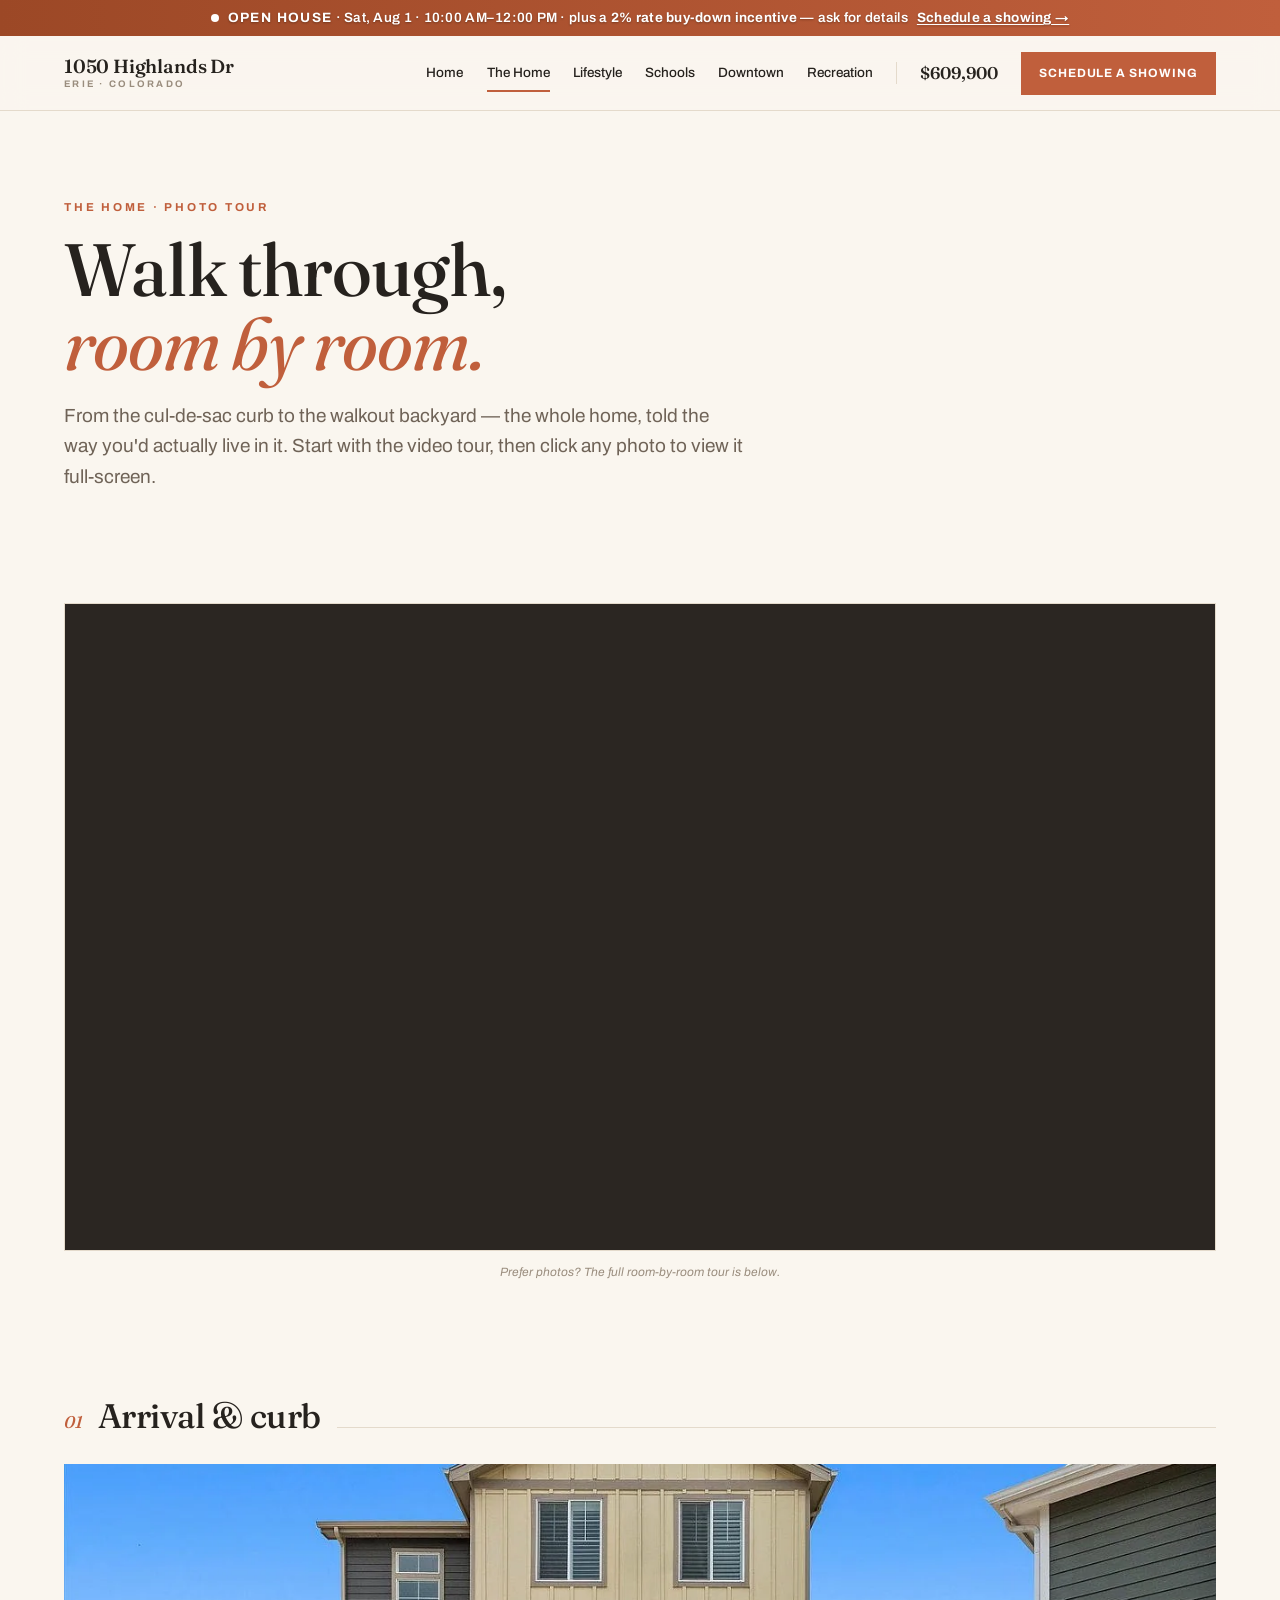
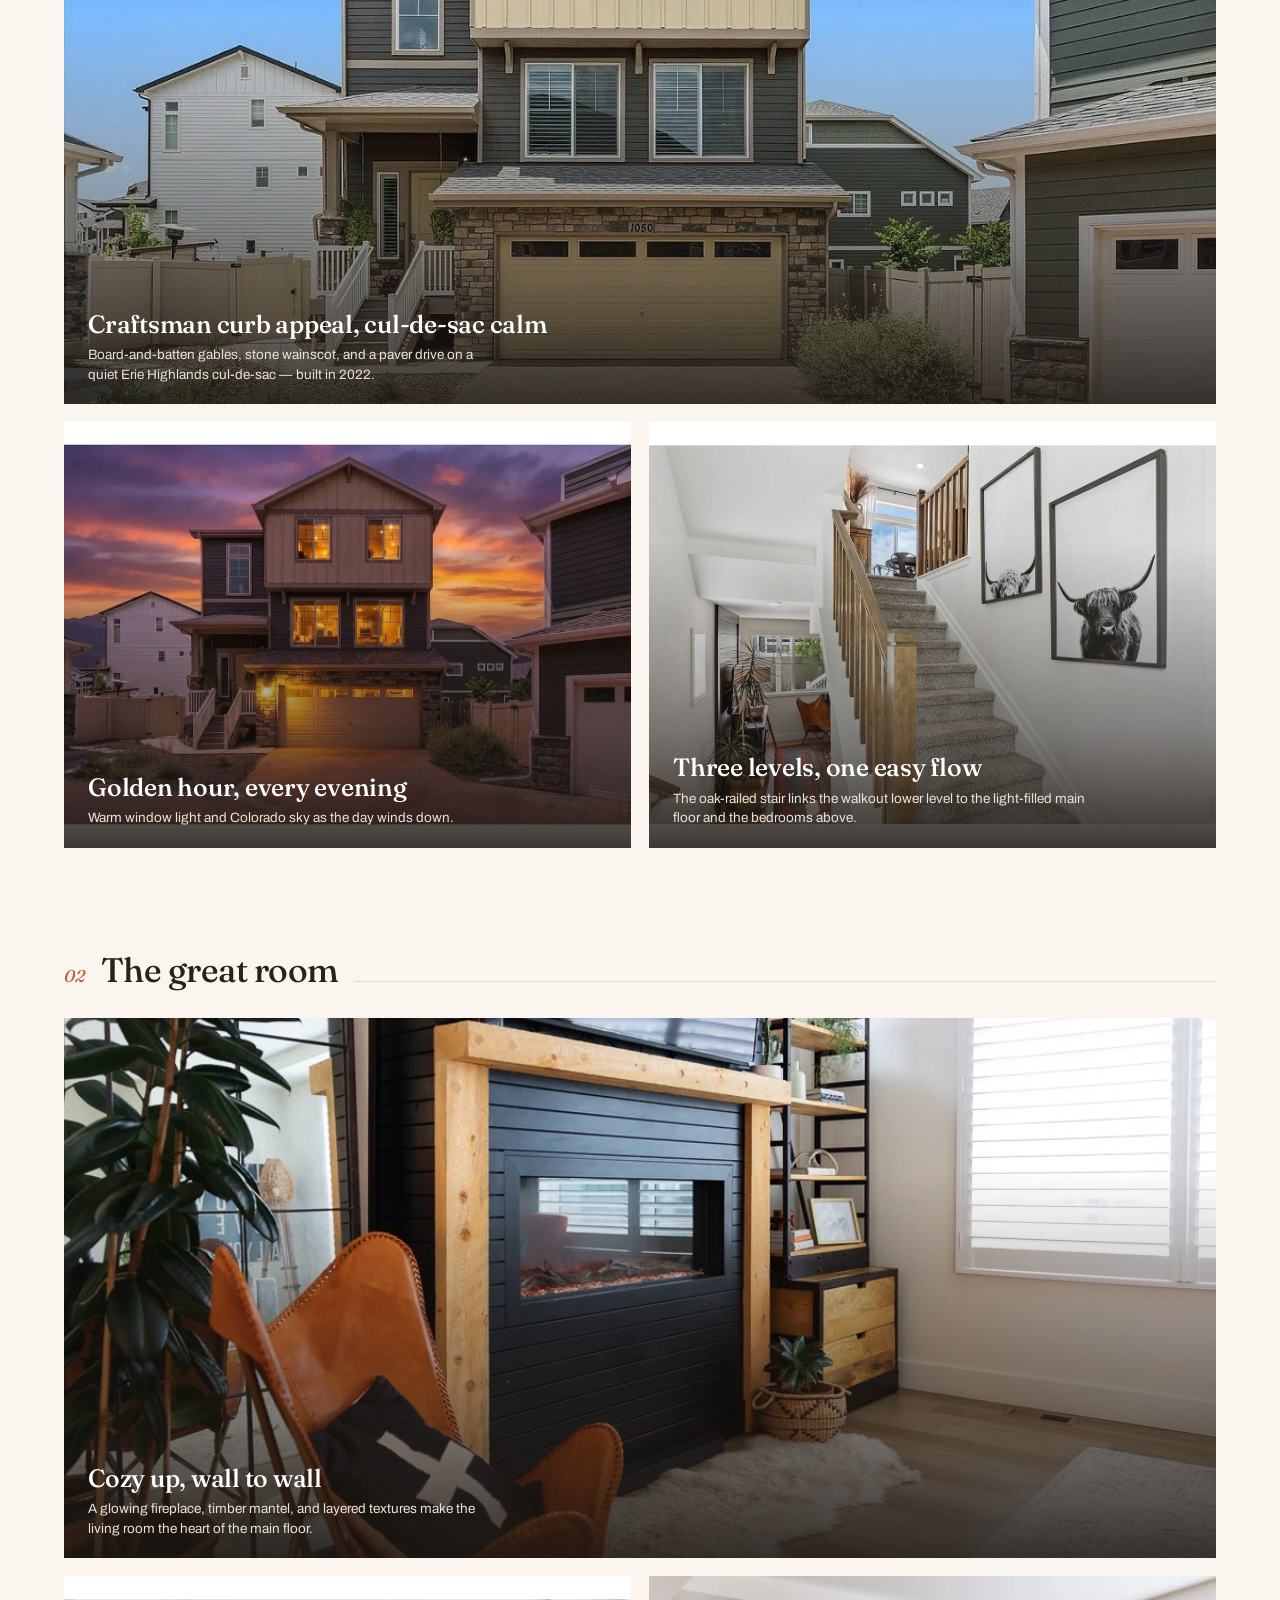
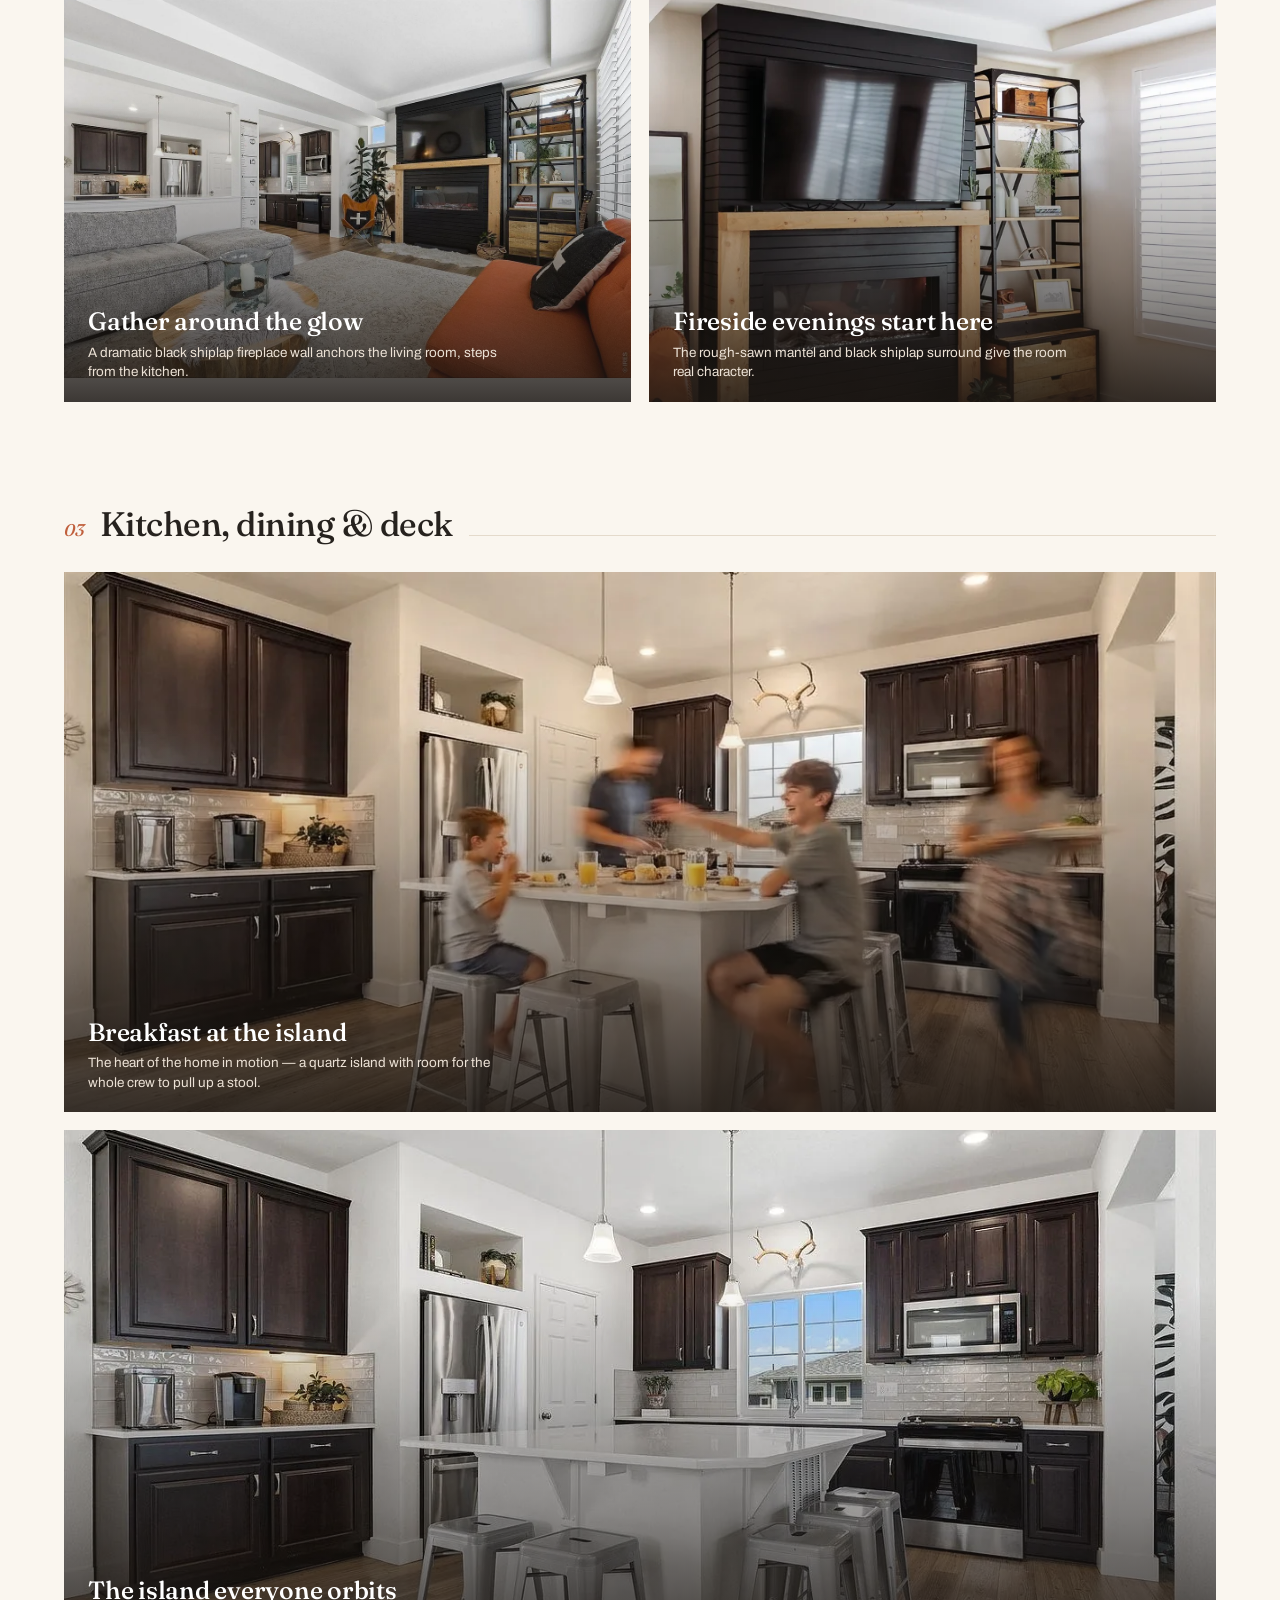
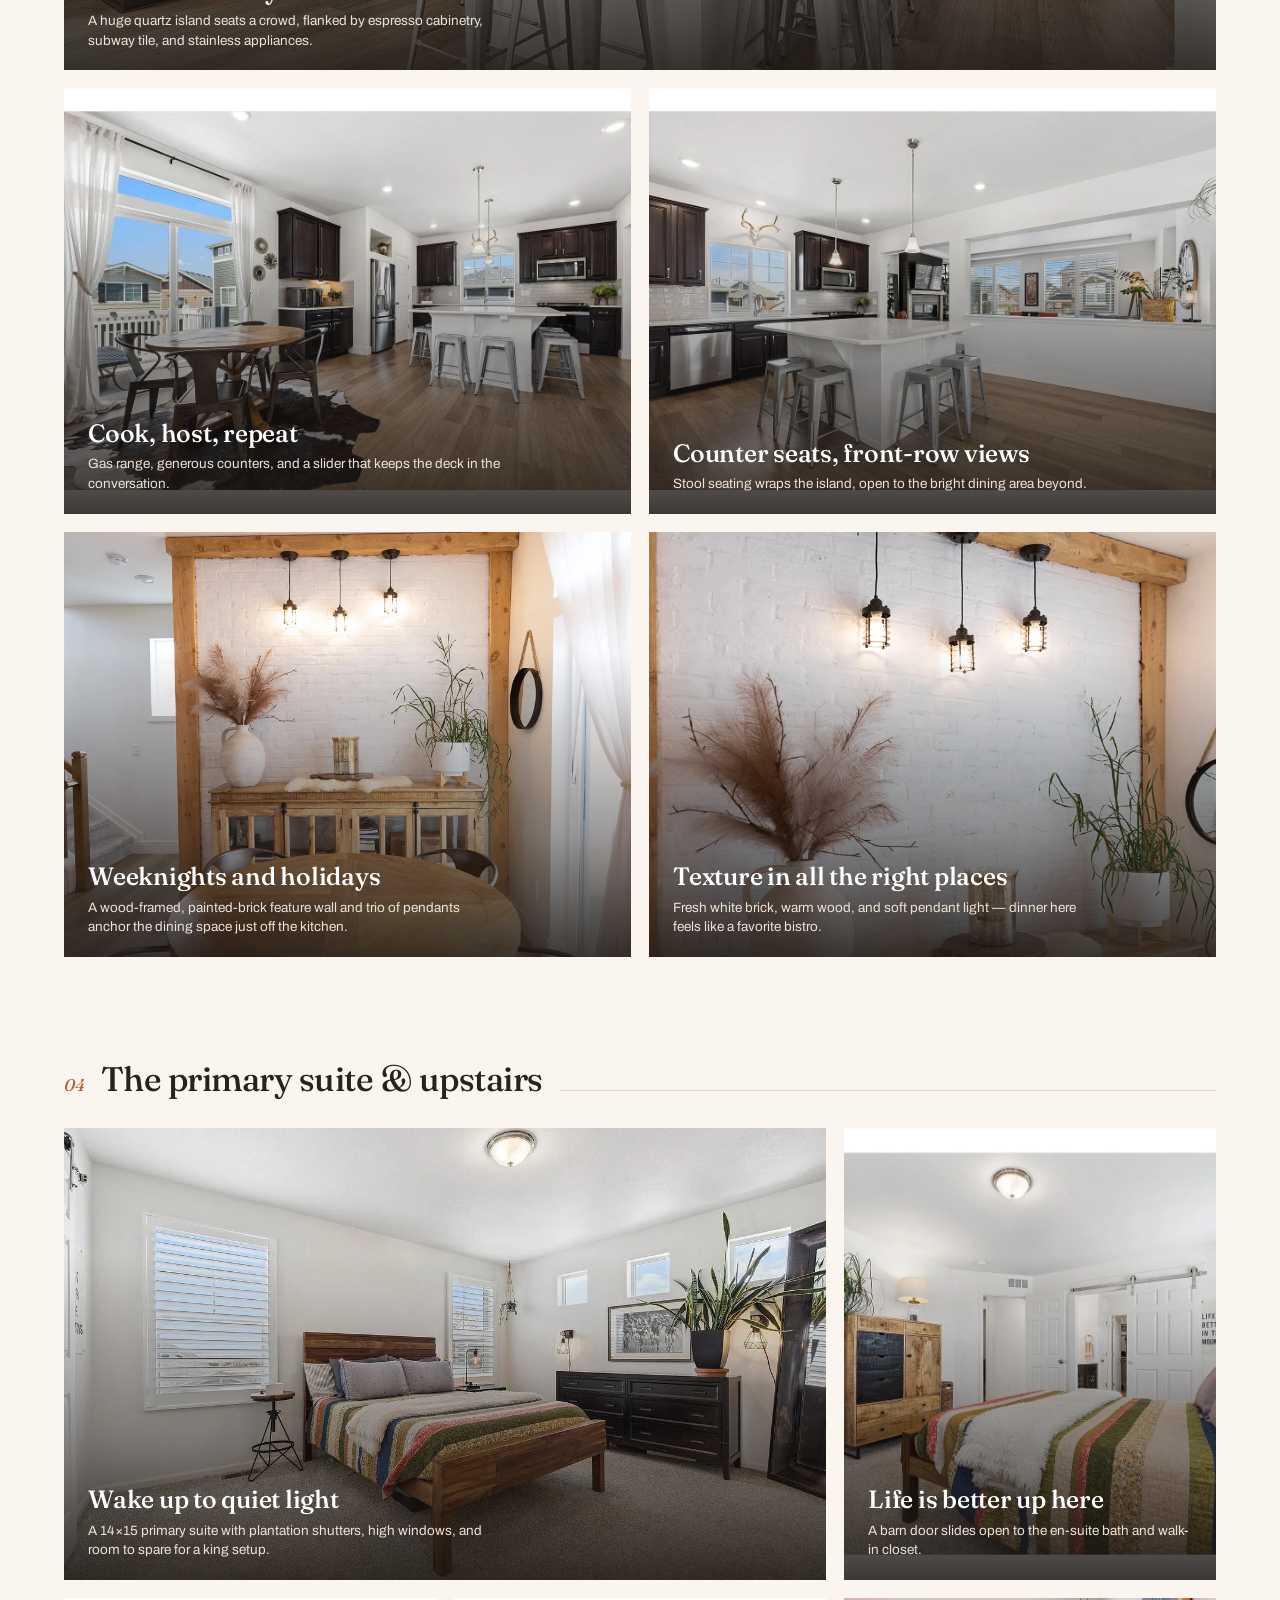
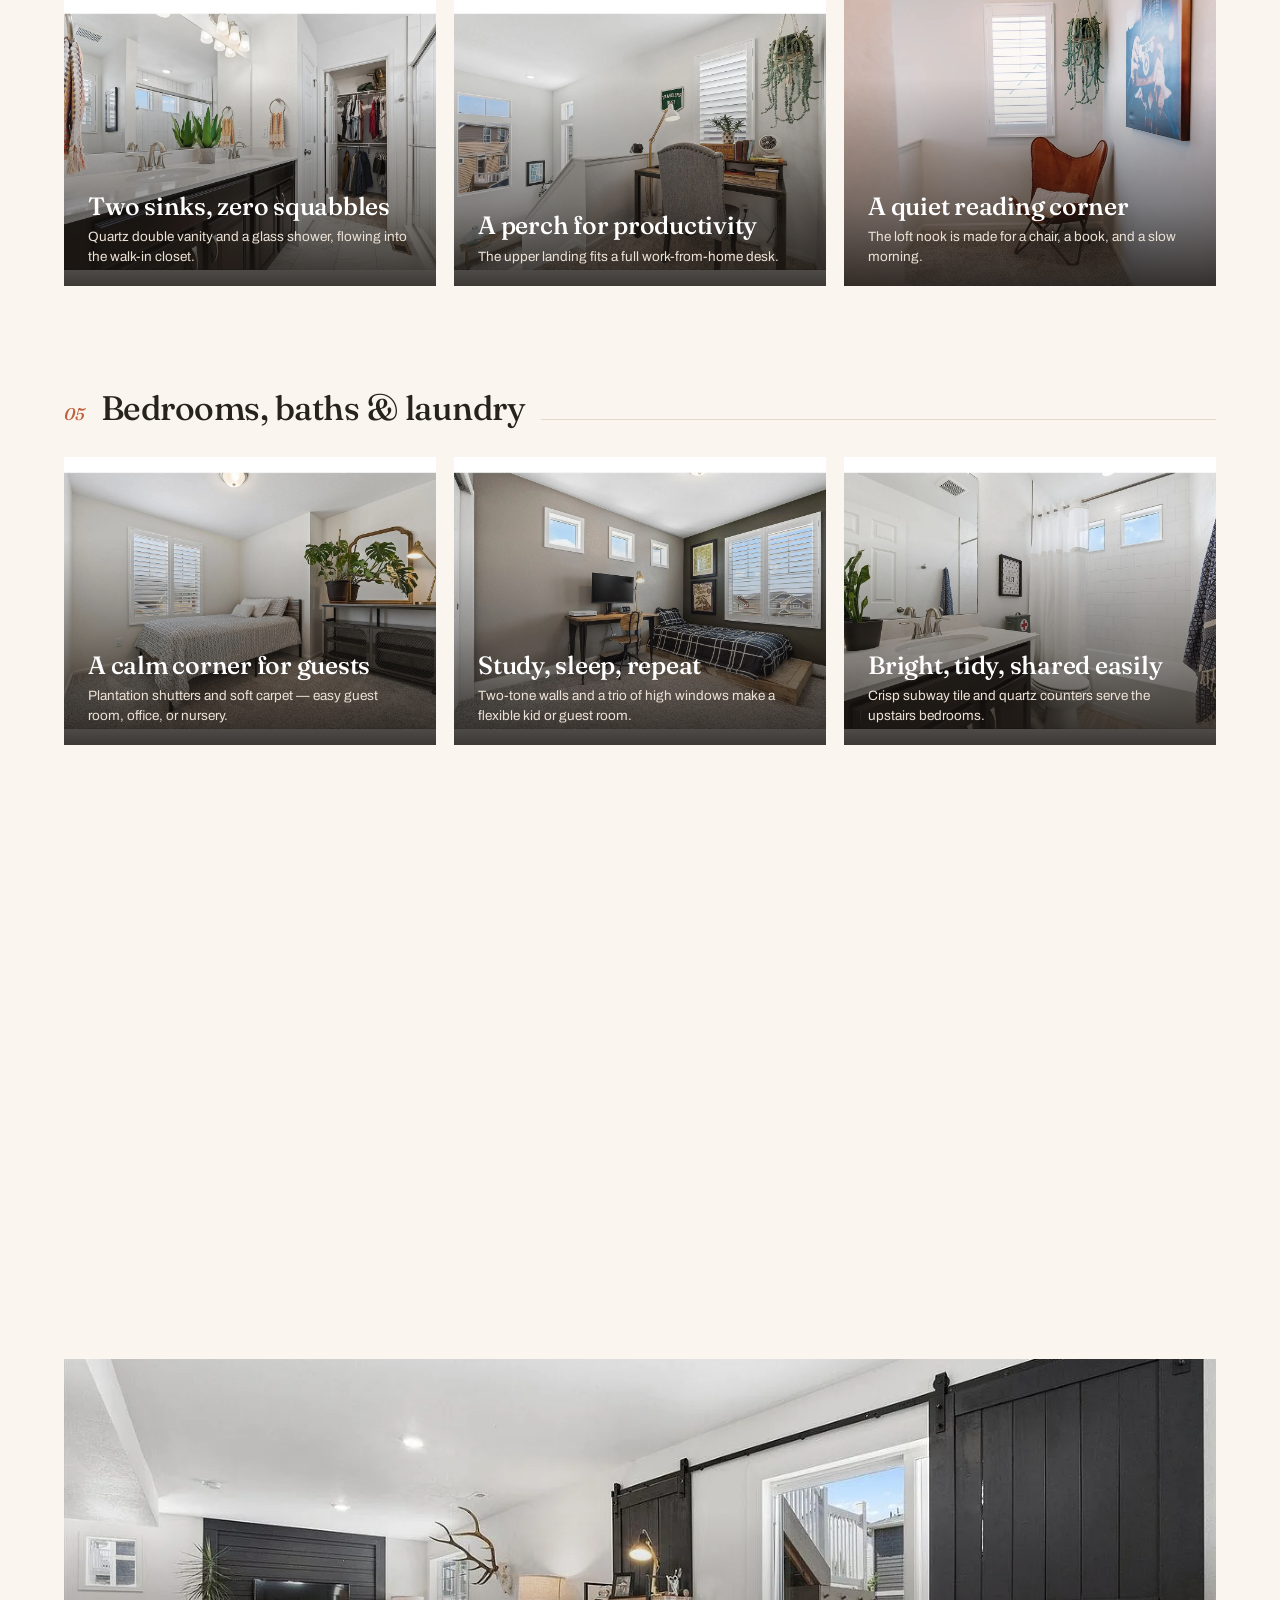
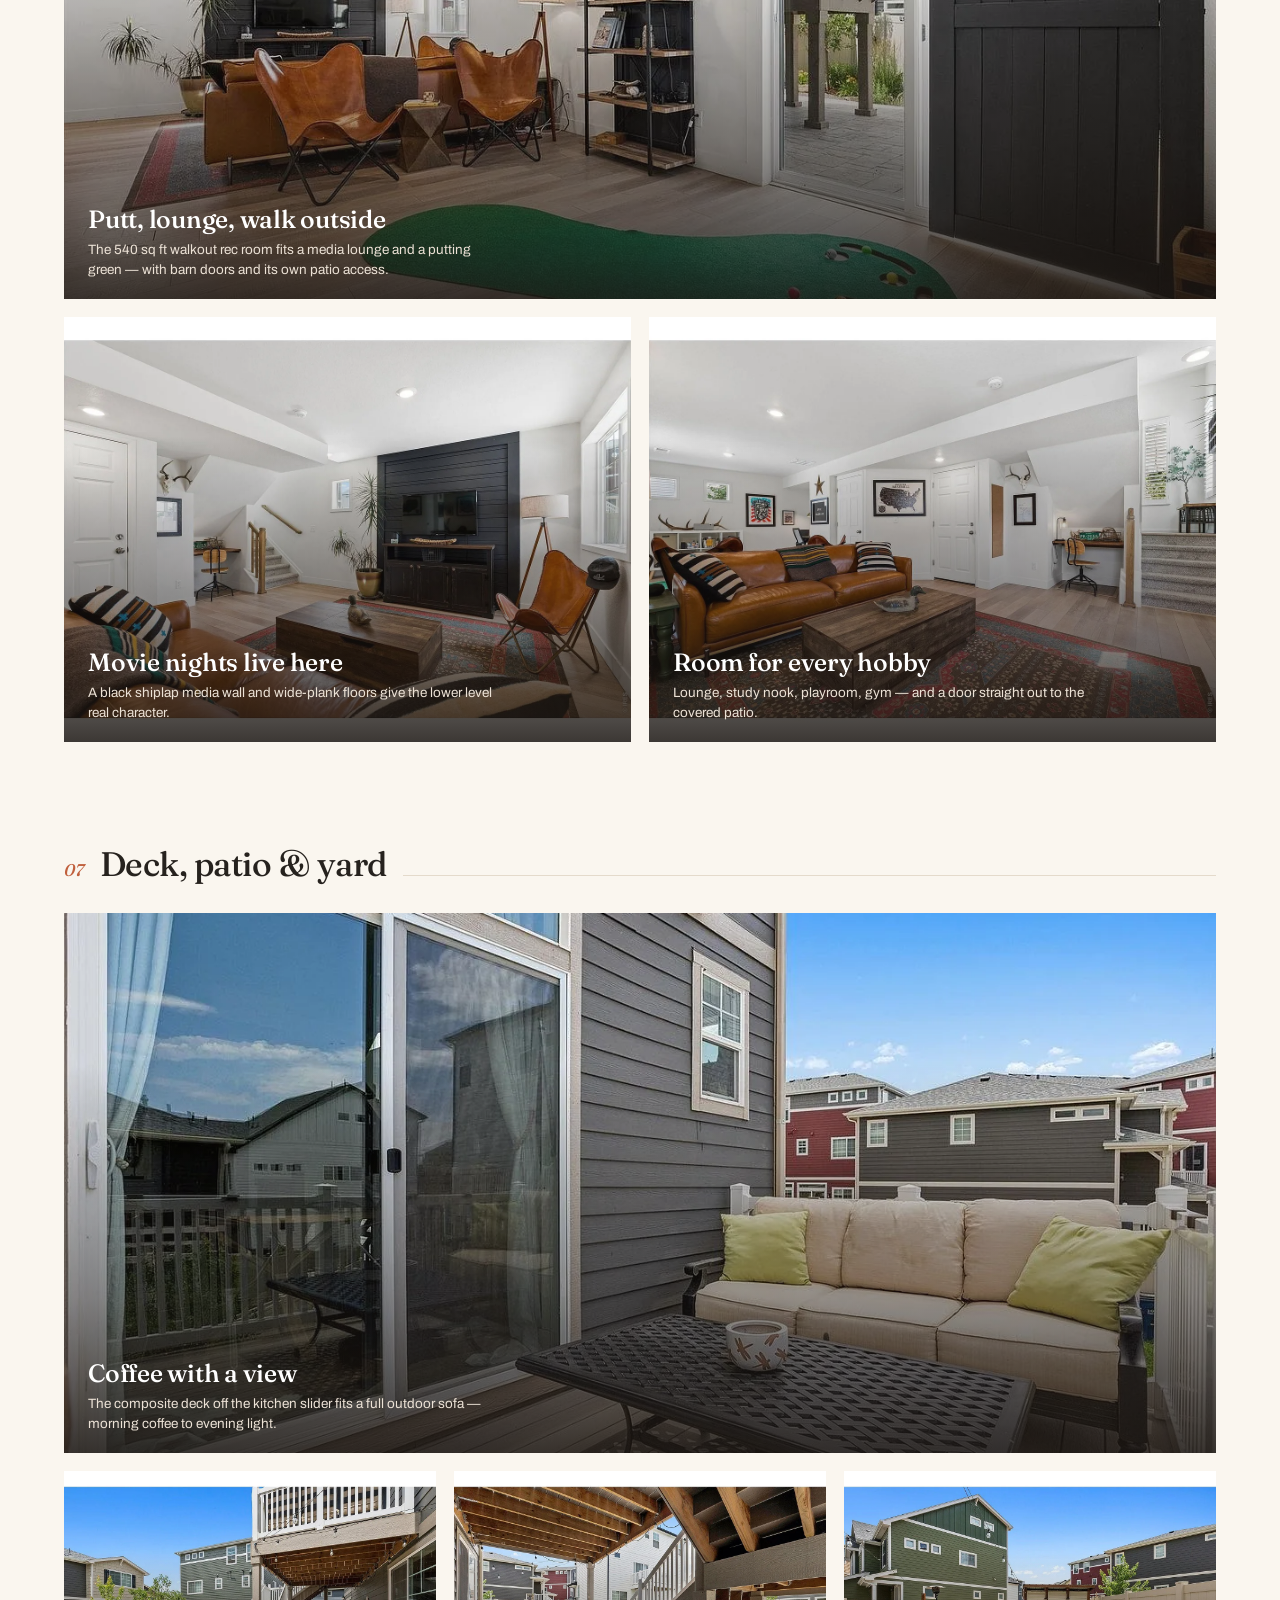
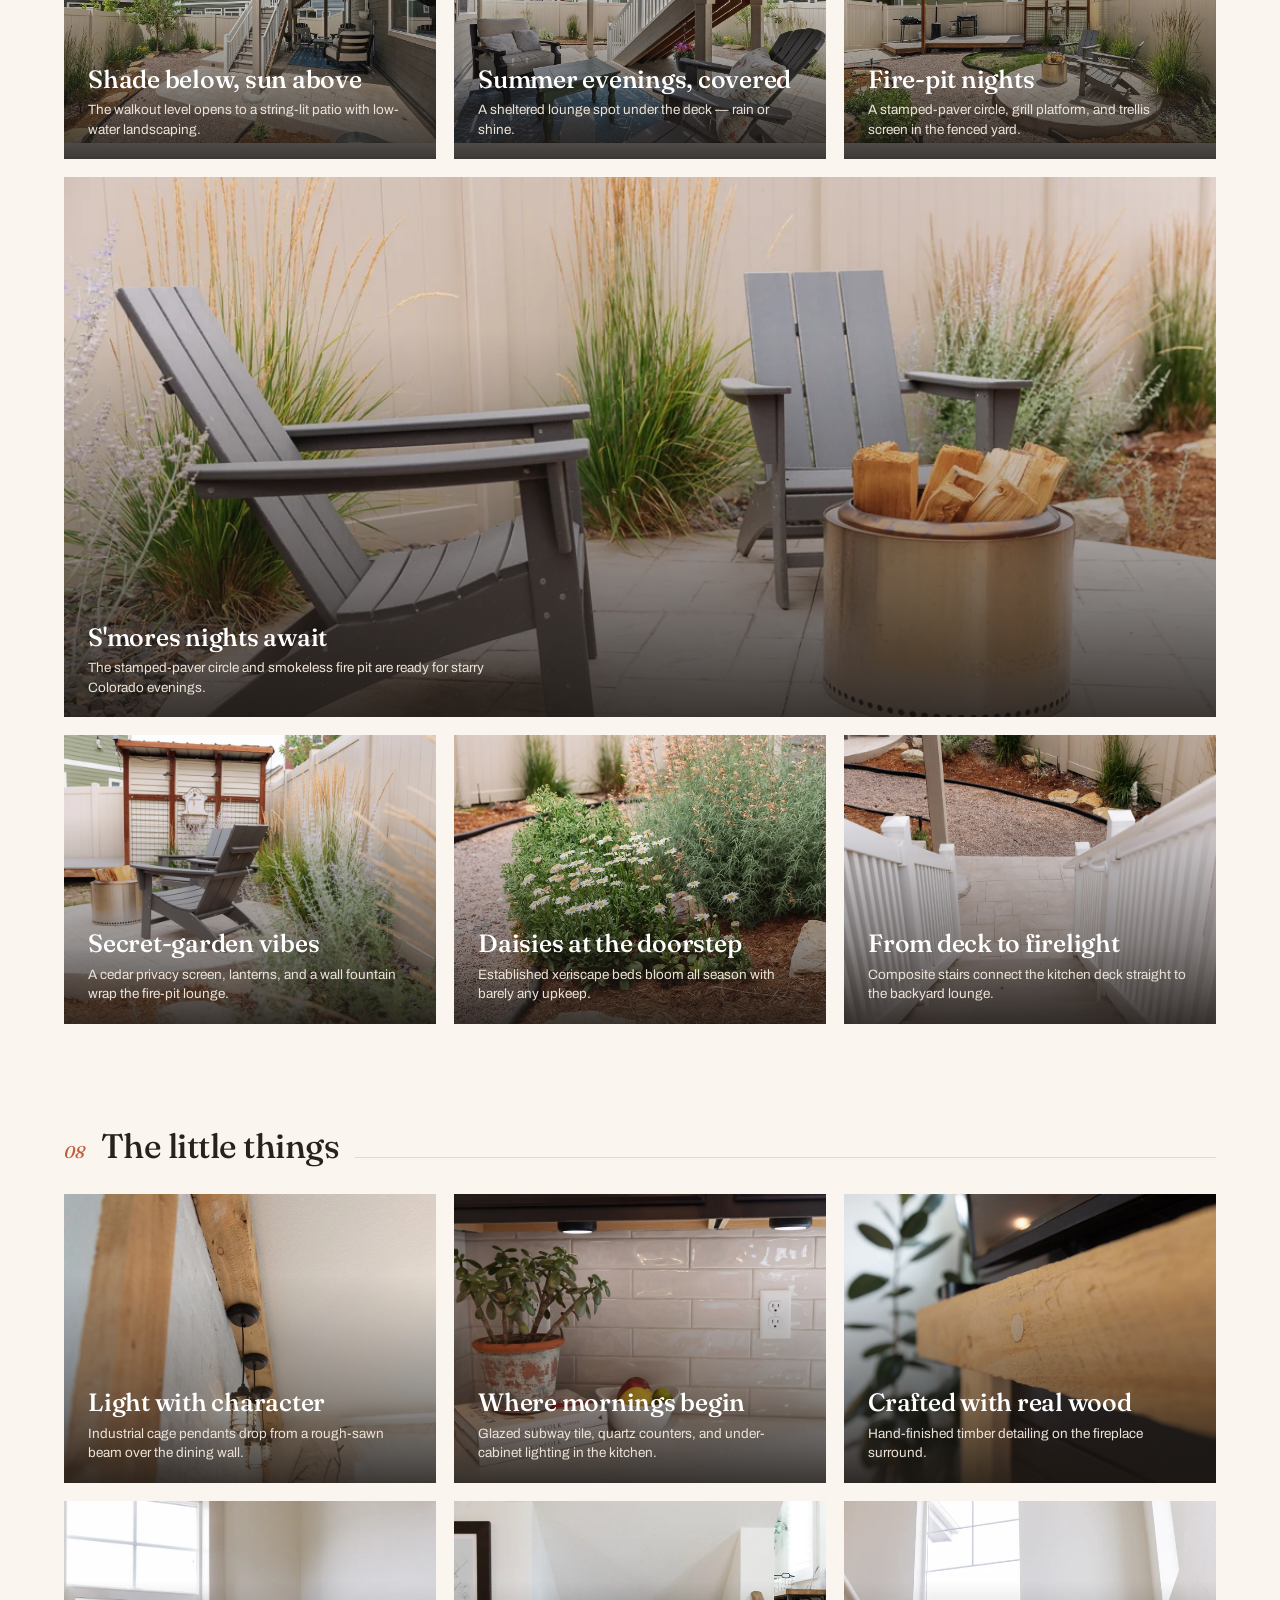
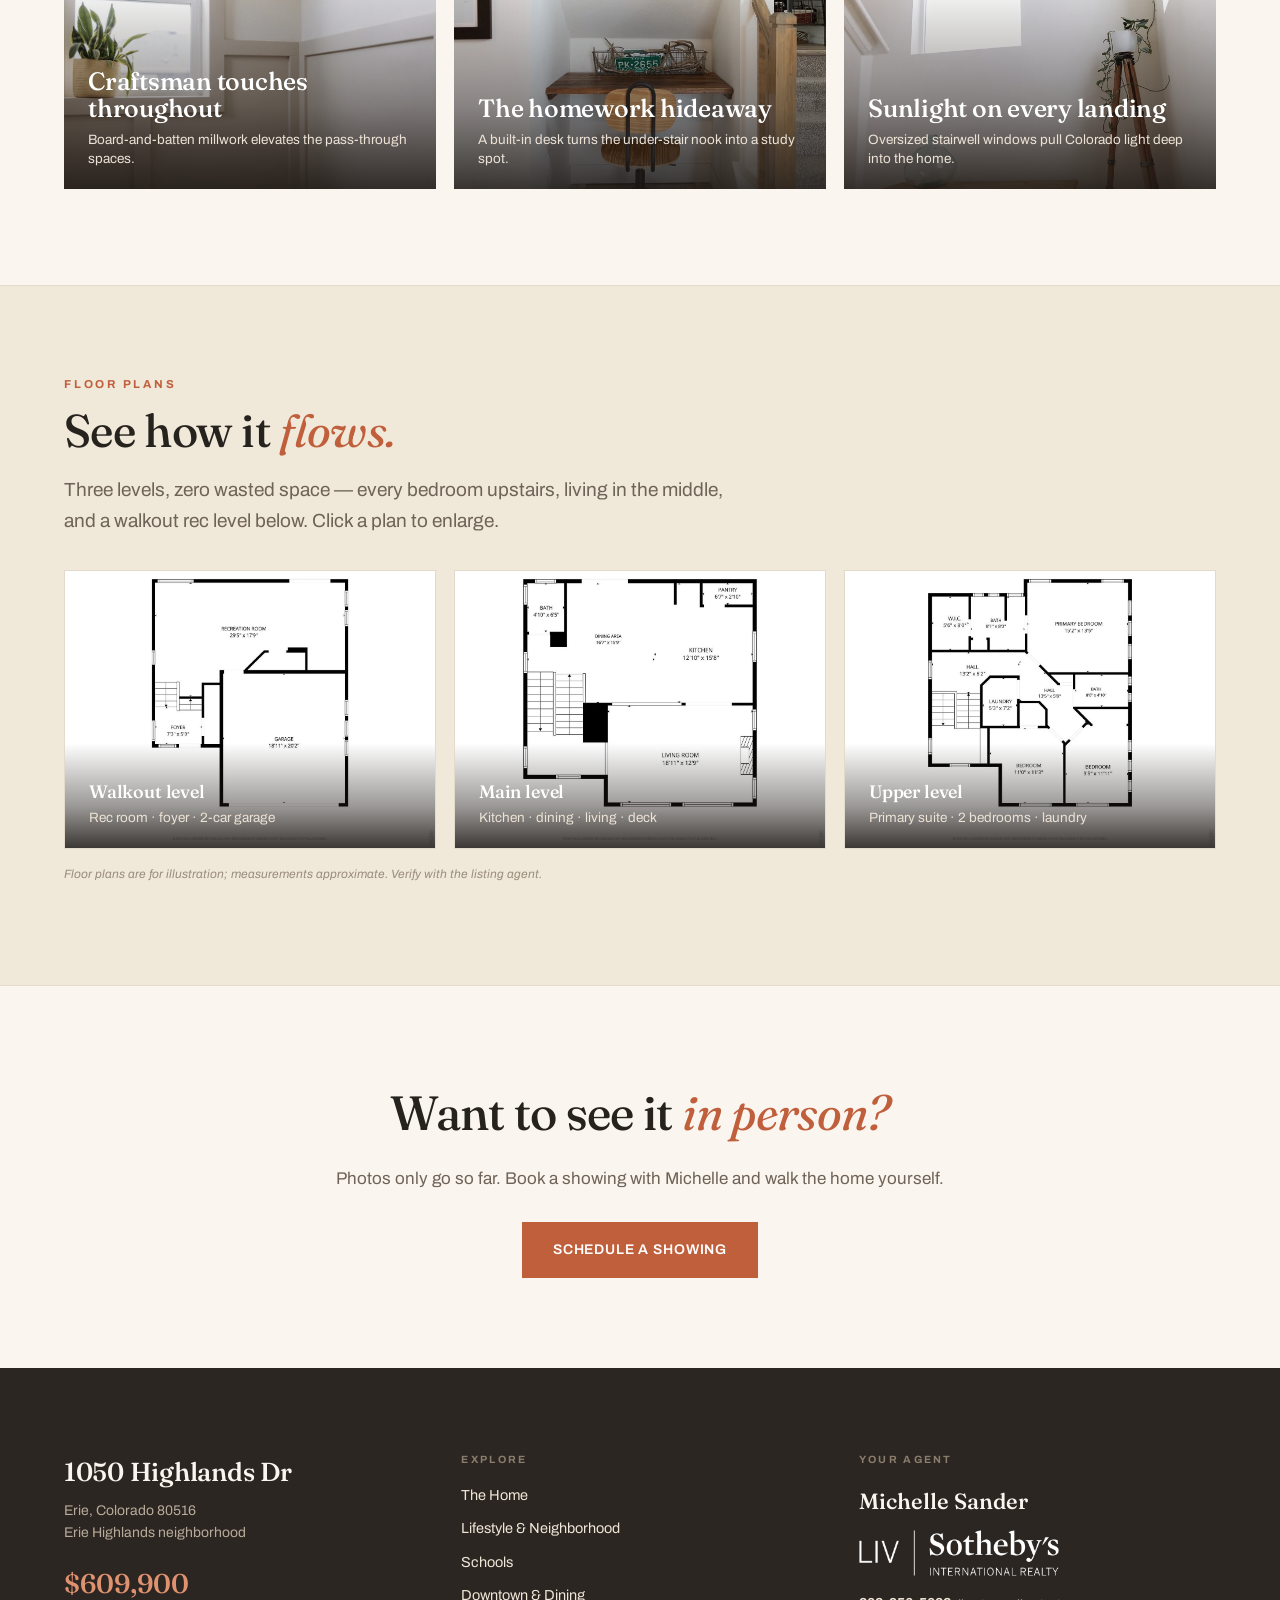
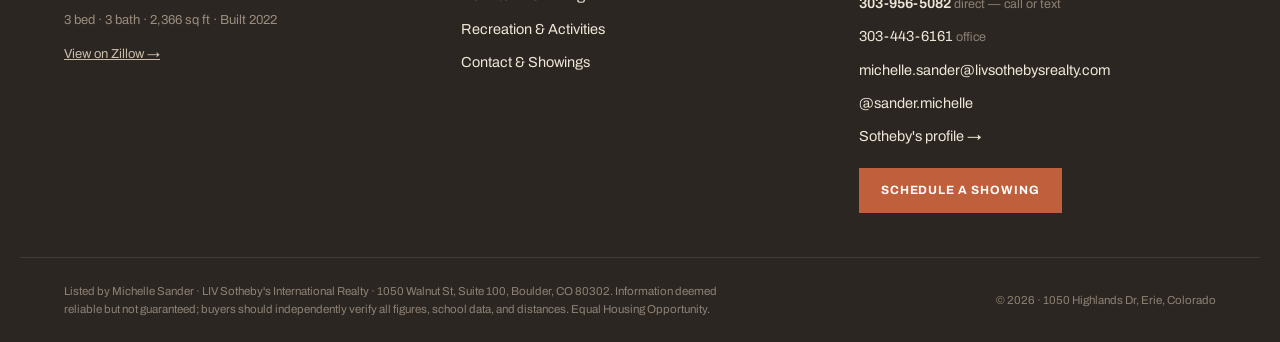
<file: the-home.html>
<!DOCTYPE html>
<html lang="en">
<head>
<meta charset="utf-8">
<meta name="viewport" content="width=device-width, initial-scale=1">
<title>Photo Tour — 1050 Highlands Dr</title>
<meta name="description" content="Erie, Colorado House for Sale|Tour this Erie, Colorado house for sale room by room — open main floor, quartz island kitchen with private deck, 540 sq ft walkout rec room, fenced fire-pit yard, and floor plans. 1050 Highlands Dr, Erie CO 80516.">
<meta name="robots" content="index, follow, max-image-preview:large, max-snippet:-1, max-video-preview:-1">
<link rel="canonical" href="https://1050highlandsdrerie.com/the-home.html">
<meta property="og:site_name" content="1050 Highlands Dr — Erie, Colorado">
<meta property="og:title" content="Photo Tour — 1050 Highlands Dr">
<meta property="og:description" content="Erie, Colorado House for Sale|Tour this Erie, Colorado house for sale room by room — open main floor, quartz island kitchen with private deck, 540 sq ft walkout rec room, fenced fire-pit yard, and floor plans. 1050 Highlands Dr, Erie CO 80516.">
<meta property="og:type" content="website">
<meta property="og:url" content="https://1050highlandsdrerie.com/the-home.html">
<meta property="og:image" content="https://1050highlandsdrerie.com/images/hero-twilight.webp">
<meta property="og:image:alt" content="1050 Highlands Dr, Erie, Colorado at twilight">
<meta property="og:locale" content="en_US">
<meta name="twitter:card" content="summary_large_image">
<meta name="twitter:title" content="Photo Tour — 1050 Highlands Dr">
<meta name="twitter:description" content="Erie, Colorado House for Sale|Tour this Erie, Colorado house for sale room by room — open main floor, quartz island kitchen with private deck, 540 sq ft walkout rec room, fenced fire-pit yard, and floor plans. 1050 Highlands Dr, Erie CO 80516.">
<meta name="twitter:image" content="https://1050highlandsdrerie.com/images/hero-twilight.webp">
<meta name="geo.region" content="US-CO">
<meta name="geo.placename" content="Erie, Colorado">
<link rel="icon" href="data:image/svg+xml,%3Csvg xmlns='http://www.w3.org/2000/svg' viewBox='0 0 32 32'%3E%3Crect width='32' height='32' fill='%232B2622'/%3E%3Cpath d='M16 7l10 8h-3v10h-5v-6h-4v6H9V15H6z' fill='%23C05F3C'/%3E%3C/svg%3E">
<link rel="preconnect" href="https://fonts.googleapis.com">
<link rel="preconnect" href="https://fonts.gstatic.com" crossorigin>
<link href="https://fonts.googleapis.com/css2?family=Fraunces:ital,opsz,wght@0,9..144,400..640;1,9..144,400..640&family=Archivo:wght@400;500;600;700&display=swap" rel="stylesheet">
<link rel="stylesheet" href="assets/style.css">
<script type="application/ld+json">
{
 "@context": "https://schema.org",
 "@graph": [
  {
   "@type": "WebPage",
   "@id": "https://1050highlandsdrerie.com/the-home.html#webpage",
   "url": "https://1050highlandsdrerie.com/the-home.html",
   "name": "Photo Tour — 1050 Highlands Dr, Erie, CO",
   "description": "Room-by-room photo tour with floor plans.",
   "isPartOf": {
    "@id": "https://1050highlandsdrerie.com/#website"
   },
   "about": {
    "@id": "https://1050highlandsdrerie.com/#listing"
   },
   "inLanguage": "en-US"
  },
  {
   "@type": "ImageGallery",
   "@id": "https://1050highlandsdrerie.com/the-home.html#gallery",
   "name": "Photo tour of 1050 Highlands Dr, Erie, CO",
   "about": {
    "@id": "https://1050highlandsdrerie.com/#residence"
   },
   "url": "https://1050highlandsdrerie.com/the-home.html"
  },
  {
   "@type": "VideoObject",
   "@id": "https://1050highlandsdrerie.com/#tour-video",
   "name": "Video Tour — 1050 Highlands Dr, Erie, Colorado",
   "description": "Virtual walkthrough of 1050 Highlands Dr, a 3-bed, 3-bath 2022-built home for sale in the Erie Highlands neighborhood of Erie, CO. Listed at $609,900.",
   "thumbnailUrl": "https://i.ytimg.com/vi/qBzEjIeLmyw/hqdefault.jpg",
   "uploadDate": "2026-07-23",
   "embedUrl": "https://www.youtube-nocookie.com/embed/qBzEjIeLmyw",
   "contentUrl": "https://www.youtube.com/watch?v=qBzEjIeLmyw",
   "about": {
    "@id": "https://1050highlandsdrerie.com/#residence"
   }
  },
  {
   "@type": "BreadcrumbList",
   "itemListElement": [
    {
     "@type": "ListItem",
     "position": 1,
     "name": "Home",
     "item": "https://1050highlandsdrerie.com/"
    },
    {
     "@type": "ListItem",
     "position": 2,
     "name": "The Home",
     "item": "https://1050highlandsdrerie.com/the-home.html"
    }
   ]
  }
 ]
}
</script>
</head>
<body>
<a class="skip-link" href="#main">Skip to content</a>
<a class="oh-bar" href="contact.html" aria-label="Open house Saturday, August 1, 10 AM to noon, plus a 2 percent rate buy-down incentive — ask for details. Schedule a showing.">
  <span class="oh-dot" aria-hidden="true"></span>
  <span><strong>Open House</strong> <span class="oh-sep" aria-hidden="true">·</span> Sat, Aug 1 <span class="oh-sep" aria-hidden="true">·</span> 10:00 AM&ndash;12:00 PM <span class="oh-sep" aria-hidden="true">·</span> plus a <b style="font-weight:700">2% rate buy-down incentive</b> &mdash; ask for details</span>
  <span class="oh-cta">Schedule a showing →</span>
</a>
<nav class="nav" aria-label="Main">
  <div class="nav-inner">
    <a class="brand" href="index.html"><b>1050 Highlands Dr</b><span>Erie · Colorado</span></a>
    <div class="nav-links">
      <a class="nl " href="index.html">Home</a>
      <a class="nl active" href="the-home.html">The Home</a>
      <a class="nl " href="lifestyle.html">Lifestyle</a>
      <a class="nl " href="schools.html">Schools</a>
      <a class="nl " href="downtown.html">Downtown</a>
      <a class="nl " href="recreation.html">Recreation</a>
      <span class="nav-divider" aria-hidden="true"></span>
      <span class="nav-price">$609,900</span>
      <a class="nav-cta" href="contact.html">Schedule a Showing</a>
    </div>
    <button class="nav-burger" aria-label="Menu" aria-expanded="false"><span></span><span></span><span></span></button>
  </div>
  <div class="nav-mobile">
    <a href="index.html">Home</a>
    <a href="the-home.html">The Home</a>
    <a href="lifestyle.html">Lifestyle &amp; Neighborhood</a>
    <a href="schools.html">Schools</a>
    <a href="downtown.html">Downtown &amp; Dining</a>
    <a href="recreation.html">Recreation &amp; Activities</a>
    <a href="contact.html">Contact / Schedule a Showing — $609,900</a>
  </div>
</nav>

<main id="main">

  <!-- HEADER -->
  <section class="wrap" style="padding-top:clamp(48px,7vw,88px);padding-bottom:clamp(28px,4vw,44px)">
    <div class="eyebrow reveal">The Home · Photo Tour</div>
    <h1 class="h-page reveal d1" style="margin-top:16px;max-width:16ch">Walk through, <span class="em">room by room.</span></h1>
    <p class="lede reveal d2" style="margin-top:20px">From the cul-de-sac curb to the walkout backyard — the whole home, told the way you'd actually live in it. Start with the video tour, then click any photo to view it full-screen.</p>
  </section>

  <!-- VIDEO TOUR -->
  <section class="wrap section-tight">
    <div class="reveal" style="position:relative;aspect-ratio:16/9;background:var(--espresso);border:1px solid var(--line)">
      <iframe src="https://www.youtube-nocookie.com/embed/qBzEjIeLmyw" title="Video tour of 1050 Highlands Dr, Erie, Colorado" loading="lazy" allow="accelerometer; autoplay; clipboard-write; encrypted-media; gyroscope; picture-in-picture; web-share" allowfullscreen style="position:absolute;inset:0;width:100%;height:100%;border:0"></iframe>
    </div>
    <p class="small-note" style="margin-top:12px;text-align:center">Prefer photos? The full room-by-room tour is below.</p>
  </section>

  <!-- 01 ARRIVAL -->
  <section class="wrap section-tight">
    <div class="chapter-head reveal"><span class="chapter-num">01</span><h2>Arrival &amp; curb</h2><span class="line"></span></div>
    <div class="g-grid">
      <figure class="photo clickable g-full reveal">
        <img src="images/exterior-front.webp" alt="Front exterior with stone-accented two-car garage and covered porch on a cul-de-sac" loading="lazy">
        <div class="scrim"></div>
        <figcaption><div class="cap-h">Craftsman curb appeal, cul-de-sac calm</div><div class="cap-d">Board-and-batten gables, stone wainscot, and a paver drive on a quiet Erie Highlands cul-de-sac — built in 2022.</div></figcaption>
      </figure>
      <figure class="photo clickable g-half reveal">
        <img src="images/hero-twilight.webp" alt="The home at twilight with warm light in the windows" loading="lazy">
        <div class="scrim"></div>
        <figcaption><div class="cap-h">Golden hour, every evening</div><div class="cap-d">Warm window light and Colorado sky as the day winds down.</div></figcaption>
      </figure>
      <figure class="photo clickable g-half reveal d1">
        <img src="images/staircase.webp" alt="Oak-railed staircase connecting the walkout lower level to the main floor" loading="lazy">
        <div class="scrim"></div>
        <figcaption><div class="cap-h">Three levels, one easy flow</div><div class="cap-d">The oak-railed stair links the walkout lower level to the light-filled main floor and the bedrooms above.</div></figcaption>
      </figure>
    </div>
  </section>

  <!-- 02 LIVING -->
  <section class="wrap section-tight">
    <div class="chapter-head reveal"><span class="chapter-num">02</span><h2>The great room</h2><span class="line"></span></div>
    <div class="g-grid">
      <figure class="photo clickable g-full reveal">
        <img src="images/fireside-wide.webp" alt="Living room with glowing fireplace, black shiplap feature wall, leather butterfly chair and plantation shutters" loading="lazy">
        <div class="scrim"></div>
        <figcaption><div class="cap-h">Cozy up, wall to wall</div><div class="cap-d">A glowing fireplace, timber mantel, and layered textures make the living room the heart of the main floor.</div></figcaption>
      </figure>
      <figure class="photo clickable g-half reveal">
        <img src="images/living-fireplace.webp" alt="Living room with a black shiplap fireplace feature wall" loading="lazy">
        <div class="scrim"></div>
        <figcaption><div class="cap-h">Gather around the glow</div><div class="cap-d">A dramatic black shiplap fireplace wall anchors the living room, steps from the kitchen.</div></figcaption>
      </figure>
      <figure class="photo clickable g-half reveal d1">
        <img src="images/fireside-tall.webp" alt="Black shiplap fireplace with chunky wood mantel, bookshelf and leather butterfly chair" loading="lazy">
        <div class="scrim"></div>
        <figcaption><div class="cap-h">Fireside evenings start here</div><div class="cap-d">The rough-sawn mantel and black shiplap surround give the room real character.</div></figcaption>
      </figure>
    </div>
  </section>

  <!-- 03 KITCHEN & DINING -->
  <section class="wrap section-tight">
    <div class="chapter-head reveal"><span class="chapter-num">03</span><h2>Kitchen, dining &amp; deck</h2><span class="line"></span></div>
    <div class="g-grid">
      <figure class="photo clickable g-full reveal">
        <img src="images/kitchen-breakfast.webp" alt="Family gathered at the kitchen island for breakfast, with pendant lights, espresso cabinetry and stainless appliances" loading="lazy">
        <div class="scrim"></div>
        <figcaption><div class="cap-h">Breakfast at the island</div><div class="cap-d">The heart of the home in motion — a quartz island with room for the whole crew to pull up a stool.</div></figcaption>
      </figure>
      <figure class="photo clickable g-full reveal">
        <img src="images/kitchen-island-wide.webp" alt="Kitchen with oversized white quartz island, espresso cabinets and stainless appliances" loading="lazy">
        <div class="scrim"></div>
        <figcaption><div class="cap-h">The island everyone orbits</div><div class="cap-d">A huge quartz island seats a crowd, flanked by espresso cabinetry, subway tile, and stainless appliances.</div></figcaption>
      </figure>
      <figure class="photo clickable g-half reveal">
        <img src="images/kitchen-nook.webp" alt="Kitchen and dining nook with sliding door opening to the deck" loading="lazy">
        <div class="scrim"></div>
        <figcaption><div class="cap-h">Cook, host, repeat</div><div class="cap-d">Gas range, generous counters, and a slider that keeps the deck in the conversation.</div></figcaption>
      </figure>
      <figure class="photo clickable g-half reveal d1">
        <img src="images/kitchen-counter.webp" alt="Kitchen island with stool seating open to the sunny dining area" loading="lazy">
        <div class="scrim"></div>
        <figcaption><div class="cap-h">Counter seats, front-row views</div><div class="cap-d">Stool seating wraps the island, open to the bright dining area beyond.</div></figcaption>
      </figure>
      <figure class="photo clickable g-half reveal">
        <img src="images/dining-table.webp" alt="Dining nook with round oak table, white painted-brick accent wall framed in wood beams, and caged pendant lights" loading="lazy">
        <div class="scrim"></div>
        <figcaption><div class="cap-h">Weeknights and holidays</div><div class="cap-d">A wood-framed, painted-brick feature wall and trio of pendants anchor the dining space just off the kitchen.</div></figcaption>
      </figure>
      <figure class="photo clickable g-half reveal d1">
        <img src="images/dining-accent-wall.webp" alt="White painted-brick dining accent wall with pendant lights and wood sideboard" loading="lazy">
        <div class="scrim"></div>
        <figcaption><div class="cap-h">Texture in all the right places</div><div class="cap-d">Fresh white brick, warm wood, and soft pendant light — dinner here feels like a favorite bistro.</div></figcaption>
      </figure>
    </div>
  </section>

  <!-- 04 PRIMARY -->
  <section class="wrap section-tight">
    <div class="chapter-head reveal"><span class="chapter-num">04</span><h2>The primary suite &amp; upstairs</h2><span class="line"></span></div>
    <div class="g-grid">
      <figure class="photo clickable g-two-thirds reveal">
        <img src="images/primary-bedroom.webp" alt="Primary bedroom with king bed, plantation shutters and high windows" loading="lazy">
        <div class="scrim"></div>
        <figcaption><div class="cap-h">Wake up to quiet light</div><div class="cap-d">A 14×15 primary suite with plantation shutters, high windows, and room to spare for a king setup.</div></figcaption>
      </figure>
      <figure class="photo clickable g-third reveal d1" style="aspect-ratio:auto">
        <img src="images/primary-barn-door.webp" alt="Primary bedroom with sliding barn door to the en-suite bath" loading="lazy">
        <div class="scrim"></div>
        <figcaption><div class="cap-h">Life is better up here</div><div class="cap-d">A barn door slides open to the en-suite bath and walk-in closet.</div></figcaption>
      </figure>
      <figure class="photo clickable g-third reveal">
        <img src="images/primary-bath.webp" alt="Primary bathroom with quartz double vanity and walk-in closet beyond" loading="lazy">
        <div class="scrim"></div>
        <figcaption><div class="cap-h">Two sinks, zero squabbles</div><div class="cap-d">Quartz double vanity and a glass shower, flowing into the walk-in closet.</div></figcaption>
      </figure>
      <figure class="photo clickable g-third reveal d1">
        <img src="images/landing-desk.webp" alt="Upstairs landing nook with a built-in desk and window light" loading="lazy">
        <div class="scrim"></div>
        <figcaption><div class="cap-h">A perch for productivity</div><div class="cap-d">The upper landing fits a full work-from-home desk.</div></figcaption>
      </figure>
      <figure class="photo clickable g-third reveal d2">
        <img src="images/loft-nook.webp" alt="Upstairs loft nook with leather butterfly chair, hanging plant and canvas art" loading="lazy">
        <div class="scrim"></div>
        <figcaption><div class="cap-h">A quiet reading corner</div><div class="cap-d">The loft nook is made for a chair, a book, and a slow morning.</div></figcaption>
      </figure>
    </div>
  </section>

  <!-- 05 BEDROOMS & BATHS -->
  <section class="wrap section-tight">
    <div class="chapter-head reveal"><span class="chapter-num">05</span><h2>Bedrooms, baths &amp; laundry</h2><span class="line"></span></div>
    <div class="g-grid">
      <figure class="photo clickable g-third reveal">
        <img src="images/bedroom-guest.webp" alt="Guest bedroom with plantation shutters and soft carpet" loading="lazy">
        <div class="scrim"></div>
        <figcaption><div class="cap-h">A calm corner for guests</div><div class="cap-d">Plantation shutters and soft carpet — easy guest room, office, or nursery.</div></figcaption>
      </figure>
      <figure class="photo clickable g-third reveal d1">
        <img src="images/bedroom-study.webp" alt="Secondary bedroom with a desk setup and clerestory windows" loading="lazy">
        <div class="scrim"></div>
        <figcaption><div class="cap-h">Study, sleep, repeat</div><div class="cap-d">Two-tone walls and a trio of high windows make a flexible kid or guest room.</div></figcaption>
      </figure>
      <figure class="photo clickable g-third reveal d2">
        <img src="images/hall-bath.webp" alt="Full hall bathroom with quartz vanity and subway-tile tub shower" loading="lazy">
        <div class="scrim"></div>
        <figcaption><div class="cap-h">Bright, tidy, shared easily</div><div class="cap-d">Crisp subway tile and quartz counters serve the upstairs bedrooms.</div></figcaption>
      </figure>
      <figure class="photo clickable g-half reveal">
        <img src="images/powder-room.webp" alt="Powder room with pedestal sink and board-and-batten wainscoting" loading="lazy">
        <div class="scrim"></div>
        <figcaption><div class="cap-h">Crisp and guest-ready</div><div class="cap-d">A sunlit board-and-batten powder bath sits right where visitors need it.</div></figcaption>
      </figure>
      <figure class="photo clickable g-half reveal d1">
        <img src="images/laundry.webp" alt="Dedicated laundry room with full-size washer and dryer and open shelving" loading="lazy">
        <div class="scrim"></div>
        <figcaption><div class="cap-h">Laundry day, handled</div><div class="cap-d">A dedicated laundry room with a full-size pair, open shelving, and an ironing station.</div></figcaption>
      </figure>
    </div>
  </section>

  <!-- 06 LOWER LEVEL -->
  <section class="wrap section-tight">
    <div class="chapter-head reveal"><span class="chapter-num">06</span><h2>The walkout lower level</h2><span class="line"></span></div>
    <div class="g-grid">
      <figure class="photo clickable g-full reveal">
        <img src="images/rec-room-putting.webp" alt="Walkout rec room with putting green, lounge chairs, barn doors and patio access" loading="lazy">
        <div class="scrim"></div>
        <figcaption><div class="cap-h">Putt, lounge, walk outside</div><div class="cap-d">The 540 sq ft walkout rec room fits a media lounge and a putting green — with barn doors and its own patio access.</div></figcaption>
      </figure>
      <figure class="photo clickable g-half reveal">
        <img src="images/rec-room-media.webp" alt="Rec room media wall in black shiplap with wide-plank floors" loading="lazy">
        <div class="scrim"></div>
        <figcaption><div class="cap-h">Movie nights live here</div><div class="cap-d">A black shiplap media wall and wide-plank floors give the lower level real character.</div></figcaption>
      </figure>
      <figure class="photo clickable g-half reveal d1">
        <img src="images/rec-room-desk.webp" alt="Rec room corner with built-in desk nook and walkout door" loading="lazy">
        <div class="scrim"></div>
        <figcaption><div class="cap-h">Room for every hobby</div><div class="cap-d">Lounge, study nook, playroom, gym — and a door straight out to the covered patio.</div></figcaption>
      </figure>
    </div>
  </section>

  <!-- 07 OUTDOORS -->
  <section class="wrap section-tight">
    <div class="chapter-head reveal"><span class="chapter-num">07</span><h2>Deck, patio &amp; yard</h2><span class="line"></span></div>
    <div class="g-grid">
      <figure class="photo clickable g-full reveal">
        <img src="images/deck.webp" alt="Composite deck off the kitchen with outdoor sofa seating" loading="lazy">
        <div class="scrim"></div>
        <figcaption><div class="cap-h">Coffee with a view</div><div class="cap-d">The composite deck off the kitchen slider fits a full outdoor sofa — morning coffee to evening light.</div></figcaption>
      </figure>
      <figure class="photo clickable g-third reveal">
        <img src="images/patio-string-lights.webp" alt="Walkout patio under the deck with string lights and seating" loading="lazy">
        <div class="scrim"></div>
        <figcaption><div class="cap-h">Shade below, sun above</div><div class="cap-d">The walkout level opens to a string-lit patio with low-water landscaping.</div></figcaption>
      </figure>
      <figure class="photo clickable g-third reveal d1">
        <img src="images/patio-covered.webp" alt="Covered paver patio tucked beneath the deck stairs" loading="lazy">
        <div class="scrim"></div>
        <figcaption><div class="cap-h">Summer evenings, covered</div><div class="cap-d">A sheltered lounge spot under the deck — rain or shine.</div></figcaption>
      </figure>
      <figure class="photo clickable g-third reveal d2">
        <img src="images/yard-firepit.webp" alt="Fenced backyard with paver fire-pit circle and Adirondack chairs" loading="lazy">
        <div class="scrim"></div>
        <figcaption><div class="cap-h">Fire-pit nights</div><div class="cap-d">A stamped-paver circle, grill platform, and trellis screen in the fenced yard.</div></figcaption>
      </figure>
      <figure class="photo clickable g-full reveal">
        <img src="images/firepit-smores.webp" alt="Paver fire-pit circle with Adirondack chairs and a smokeless fire pit stacked with wood" loading="lazy">
        <div class="scrim"></div>
        <figcaption><div class="cap-h">S'mores nights await</div><div class="cap-d">The stamped-paver circle and smokeless fire pit are ready for starry Colorado evenings.</div></figcaption>
      </figure>
      <figure class="photo clickable g-third reveal">
        <img src="images/firepit-trellis.webp" alt="Fire-pit lounge backed by a cedar trellis screen with lanterns and blooming Russian sage" loading="lazy">
        <div class="scrim"></div>
        <figcaption><div class="cap-h">Secret-garden vibes</div><div class="cap-d">A cedar privacy screen, lanterns, and a wall fountain wrap the fire-pit lounge.</div></figcaption>
      </figure>
      <figure class="photo clickable g-third reveal d1">
        <img src="images/garden-daisies.webp" alt="Backyard perennial bed with Shasta daisies, hyssop and ornamental grasses" loading="lazy">
        <div class="scrim"></div>
        <figcaption><div class="cap-h">Daisies at the doorstep</div><div class="cap-d">Established xeriscape beds bloom all season with barely any upkeep.</div></figcaption>
      </figure>
      <figure class="photo clickable g-third reveal d2">
        <img src="images/deck-stairs.webp" alt="Deck stairs leading down to the stamped-concrete landing and backyard fire-pit circle" loading="lazy">
        <div class="scrim"></div>
        <figcaption><div class="cap-h">From deck to firelight</div><div class="cap-d">Composite stairs connect the kitchen deck straight to the backyard lounge.</div></figcaption>
      </figure>
    </div>
  </section>

  <!-- 08 THE LITTLE THINGS -->
  <section class="wrap section-tight">
    <div class="chapter-head reveal"><span class="chapter-num">08</span><h2>The little things</h2><span class="line"></span></div>
    <div class="g-grid">
      <figure class="photo clickable g-third reveal">
        <img src="images/detail-pendants.webp" alt="Caged pendant lights hanging from a rough-sawn wood beam above the white brick dining wall" loading="lazy">
        <div class="scrim"></div>
        <figcaption><div class="cap-h">Light with character</div><div class="cap-d">Industrial cage pendants drop from a rough-sawn beam over the dining wall.</div></figcaption>
      </figure>
      <figure class="photo clickable g-third reveal d1">
        <img src="images/detail-backsplash.webp" alt="Hand-glazed subway tile backsplash and quartz counter beneath espresso cabinets with puck lighting" loading="lazy">
        <div class="scrim"></div>
        <figcaption><div class="cap-h">Where mornings begin</div><div class="cap-d">Glazed subway tile, quartz counters, and under-cabinet lighting in the kitchen.</div></figcaption>
      </figure>
      <figure class="photo clickable g-third reveal d2">
        <img src="images/detail-mantel.webp" alt="Close-up of the rough-sawn wood mantel beam against black shiplap" loading="lazy">
        <div class="scrim"></div>
        <figcaption><div class="cap-h">Crafted with real wood</div><div class="cap-d">Hand-finished timber detailing on the fireplace surround.</div></figcaption>
      </figure>
      <figure class="photo clickable g-third reveal">
        <img src="images/detail-wainscot.webp" alt="Board-and-batten wainscoting with a snake plant on the windowsill" loading="lazy">
        <div class="scrim"></div>
        <figcaption><div class="cap-h">Craftsman touches throughout</div><div class="cap-d">Board-and-batten millwork elevates the pass-through spaces.</div></figcaption>
      </figure>
      <figure class="photo clickable g-third reveal d1">
        <img src="images/desk-nook.webp" alt="Built-in walnut desk nook tucked under the stairs with a wood and metal stool" loading="lazy">
        <div class="scrim"></div>
        <figcaption><div class="cap-h">The homework hideaway</div><div class="cap-d">A built-in desk turns the under-stair nook into a study spot.</div></figcaption>
      </figure>
      <figure class="photo clickable g-third reveal d2">
        <img src="images/landing-light.webp" alt="Sunlit stair landing with tall window, rustic bench and plant stand" loading="lazy">
        <div class="scrim"></div>
        <figcaption><div class="cap-h">Sunlight on every landing</div><div class="cap-d">Oversized stairwell windows pull Colorado light deep into the home.</div></figcaption>
      </figure>
    </div>
  </section>

  <!-- FLOOR PLANS -->
  <section class="band" style="margin-top:clamp(30px,4vw,48px)">
    <div class="wrap section">
      <div class="eyebrow reveal">Floor plans</div>
      <h2 class="h-sect reveal d1" style="margin:14px 0 8px">See how it <span class="em">flows.</span></h2>
      <p class="lede reveal d2" style="margin-bottom:34px">Three levels, zero wasted space — every bedroom upstairs, living in the middle, and a walkout rec level below. Click a plan to enlarge.</p>
      <div class="g-grid">
        <figure class="photo clickable g-third reveal" style="aspect-ratio:4/3;background:#fff;border:1px solid var(--line)">
          <img src="images/plan-lower.webp" alt="Walkout level floor plan: rec room, foyer and two-car garage" loading="lazy" style="object-fit:contain">
          <div class="scrim" style="height:38%"></div>
          <figcaption><div class="cap-h" style="font-size:18px">Walkout level</div><div class="cap-d">Rec room · foyer · 2-car garage</div></figcaption>
        </figure>
        <figure class="photo clickable g-third reveal d1" style="aspect-ratio:4/3;background:#fff;border:1px solid var(--line)">
          <img src="images/plan-main.webp" alt="Main level floor plan: kitchen, dining, living room, powder bath and pantry" loading="lazy" style="object-fit:contain">
          <div class="scrim" style="height:38%"></div>
          <figcaption><div class="cap-h" style="font-size:18px">Main level</div><div class="cap-d">Kitchen · dining · living · deck</div></figcaption>
        </figure>
        <figure class="photo clickable g-third reveal d2" style="aspect-ratio:4/3;background:#fff;border:1px solid var(--line)">
          <img src="images/plan-upper.webp" alt="Upper level floor plan: primary suite, two bedrooms and laundry" loading="lazy" style="object-fit:contain">
          <div class="scrim" style="height:38%"></div>
          <figcaption><div class="cap-h" style="font-size:18px">Upper level</div><div class="cap-d">Primary suite · 2 bedrooms · laundry</div></figcaption>
        </figure>
      </div>
      <p class="small-note" style="margin-top:16px">Floor plans are for illustration; measurements approximate. Verify with the listing agent.</p>
    </div>
  </section>

  <!-- CTA -->
  <section class="section">
    <div class="wrap" style="max-width:860px;text-align:center">
      <h2 class="reveal" style="font-size:clamp(28px,4.4vw,48px);text-wrap:balance">Want to see it <span class="em">in person?</span></h2>
      <p class="reveal d1" style="font-size:17px;color:var(--ink-soft);margin:16px 0 30px">Photos only go so far. Book a showing with Michelle and walk the home yourself.</p>
      <a class="btn reveal d2" href="contact.html">Schedule a Showing</a>
    </div>
  </section>

</main>
<footer class="footer">
  <div class="footer-grid">
    <div style="max-width:330px">
      <div class="footer-addr">1050 Highlands Dr</div>
      <div style="font-size:14px;color:#B8AB99;margin-top:8px;line-height:1.6">Erie, Colorado 80516<br>Erie Highlands neighborhood</div>
      <div class="footer-price">$609,900</div>
      <div style="font-size:13px;color:#9A8D7E;margin-top:5px">3 bed · 3 bath · 2,366 sq ft · Built 2022</div>
      <a href="https://www.zillow.com/homedetails/1050-Highlands-Dr-Erie-CO-80516/456816547_zpid/" target="_blank" rel="noopener" style="display:inline-block;font-size:13px;margin-top:14px;color:#C9BCAA;text-decoration:underline">View on Zillow →</a>
    </div>
    <div>
      <div class="footer-label">Explore</div>
      <div class="footer-links">
        <a href="the-home.html">The Home</a>
        <a href="lifestyle.html">Lifestyle &amp; Neighborhood</a>
        <a href="schools.html">Schools</a>
        <a href="downtown.html">Downtown &amp; Dining</a>
        <a href="recreation.html">Recreation &amp; Activities</a>
        <a href="contact.html">Contact &amp; Showings</a>
      </div>
    </div>
    <div>
      <div class="footer-label">Your Agent</div>
      <div style="font-family:var(--serif);font-size:22px;color:#FAF6EF;font-weight:540">Michelle Sander</div>
      <img src="images/liv-sothebys-white.png" alt="LIV Sotheby's International Realty" width="200" style="width:200px;max-width:75%;height:auto;margin-top:12px;display:block">
      <div class="footer-links" style="margin-top:16px">
        <a href="tel:+13039565082"><b style="font-weight:600">303-956-5082</b> <span style="color:#8D8073;font-size:12.5px">direct — call or text</span></a>
        <a href="tel:+13034436161">303-443-6161 <span style="color:#8D8073;font-size:12.5px">office</span></a>
        <a href="mailto:michelle.sander@livsothebysrealty.com">michelle.sander@livsothebysrealty.com</a>
        <a href="https://www.instagram.com/sander.michelle/" target="_blank" rel="noopener">@sander.michelle</a>
        <a href="https://www.sothebysrealty.com/livsir/eng/associate/786-a-df2507222031108682/michelle-sander" target="_blank" rel="noopener">Sotheby's profile →</a>
      </div>
      <a href="contact.html" style="display:inline-block;margin-top:20px;background:#C05F3C;color:#fff;font-size:12px;font-weight:700;letter-spacing:.08em;text-transform:uppercase;padding:13px 22px">Schedule a Showing</a>
    </div>
  </div>
  <div class="footer-legal">
    <div style="max-width:680px">
      Listed by Michelle Sander · LIV Sotheby's International Realty · 1050 Walnut St, Suite 100, Boulder, CO 80302.
      Information deemed reliable but not guaranteed; buyers should independently verify all figures, school data, and distances.
      Equal Housing Opportunity.
    </div>
    <div>© 2026 · 1050 Highlands Dr, Erie, Colorado</div>
  </div>
</footer>
<script src="assets/main.js" defer></script>

</body>
</html>
</file>
<file: assets/style.css>
/* ============================================================
   1050 Highlands Dr · Erie, Colorado
   Sun-warmed Colorado editorial — Fraunces + Archivo
   ============================================================ */

:root{
  --paper:#FAF6EF;
  --band:#F0E8D9;
  --card:#FFFFFF;
  --ink:#26221E;
  --ink-2:#4C453E;
  --ink-soft:#6F6357;
  --ink-faint:#9A8D7E;
  --line:#E4DACB;
  --line-soft:#EFE6D7;
  --clay:#C05F3C;
  --clay-deep:#A9522F;
  --sage:#75855F;
  --sage-ink:#5C6A4D;
  --sage-wash:#EEF1E7;
  --cream:#F1E9DD;
  --espresso:#2B2622;
  --espresso-2:#3A342F;
  --serif:'Fraunces',Georgia,serif;
  --sans:'Archivo',system-ui,sans-serif;
  --wrap:1240px;
  --pad:clamp(20px,4vw,44px);
}

*{box-sizing:border-box}
html{scroll-behavior:smooth}
html,body{margin:0;padding:0}
body{
  background:var(--paper);
  color:var(--ink);
  font-family:var(--sans);
  font-size:16px;
  line-height:1.55;
  -webkit-font-smoothing:antialiased;
  overflow-x:hidden;
}
::selection{background:#E7C9B8;color:var(--ink)}
img{display:block;max-width:100%}
a{color:var(--clay-deep)}
a:hover{color:var(--clay)}

/* --- type ------------------------------------------------- */
h1,h2,h3,.serif{font-family:var(--serif);font-weight:480;letter-spacing:-.015em;margin:0}
.display{font-size:clamp(42px,7vw,88px);line-height:.99;text-wrap:balance}
.h-page{font-size:clamp(38px,6vw,74px);line-height:1;text-wrap:balance}
.h-sect{font-size:clamp(28px,4vw,46px);line-height:1.06}
.h-card{font-family:var(--serif);font-weight:520;font-size:clamp(21px,2.2vw,25px);line-height:1.12;letter-spacing:-.01em}
.em{font-style:italic;font-weight:420;color:var(--clay)}
.em-light{font-style:italic;font-weight:400}
.eyebrow{
  font-family:var(--sans);font-size:11.5px;font-weight:700;
  letter-spacing:.24em;text-transform:uppercase;color:var(--clay);
}
.eyebrow.sage{color:var(--sage)}
.eyebrow.cream{color:#E7C9B8}
.lede{font-size:clamp(16px,1.5vw,19px);color:var(--ink-soft);line-height:1.6;max-width:62ch}
.small-note{font-size:12px;color:var(--ink-faint);font-style:italic}

/* --- layout ------------------------------------------------ */
.wrap{max-width:var(--wrap);margin:0 auto;padding-left:var(--pad);padding-right:var(--pad)}
.section{padding-top:clamp(52px,7vw,92px);padding-bottom:clamp(52px,7vw,92px)}
.section-tight{padding-top:clamp(30px,4vw,48px);padding-bottom:clamp(30px,4vw,48px)}
.band{background:var(--band);border-top:1px solid var(--line);border-bottom:1px solid var(--line)}
.rule{height:1px;background:var(--line);border:0;margin:0}

/* --- buttons ----------------------------------------------- */
.btn{
  display:inline-block;background:var(--clay);color:#fff;text-decoration:none;
  font-family:var(--sans);font-size:14px;font-weight:600;letter-spacing:.06em;text-transform:uppercase;
  padding:16px 30px;border:1px solid var(--clay);cursor:pointer;
  transition:background .25s,border-color .25s,transform .25s;
}
.btn:hover{background:var(--clay-deep);border-color:var(--clay-deep);color:#fff}
.btn-ghost{background:transparent;border-color:rgba(255,255,255,.55);color:#fff;backdrop-filter:blur(4px)}
.btn-ghost:hover{background:rgba(255,255,255,.16);border-color:#fff}
.btn-dark{background:var(--espresso);border-color:var(--espresso)}
.btn-dark:hover{background:var(--espresso-2);border-color:var(--espresso-2)}
.link-arrow{font-size:14px;font-weight:600;color:var(--clay-deep);text-decoration:none;white-space:nowrap}
.link-arrow:hover{color:var(--clay)}

/* --- nav ---------------------------------------------------- */
.nav{
  position:sticky;top:0;z-index:80;
  background:rgba(250,246,239,.9);backdrop-filter:blur(12px);
  border-bottom:1px solid var(--line);
}
.nav-inner{max-width:var(--wrap);margin:0 auto;padding:0 var(--pad);height:74px;display:flex;align-items:center;justify-content:space-between;gap:18px}
.brand{text-decoration:none;display:flex;flex-direction:column;line-height:1.02}
.brand b{font-family:var(--serif);font-weight:560;font-size:19px;color:var(--ink);letter-spacing:-.01em}
.brand span{font-size:9.5px;letter-spacing:.24em;text-transform:uppercase;color:var(--ink-faint);margin-top:4px;font-weight:700}
.nav-links{display:flex;align-items:center;gap:clamp(14px,1.8vw,26px)}
.nav-links a.nl{position:relative;font-size:13.5px;font-weight:500;color:var(--ink);text-decoration:none;padding:6px 0;white-space:nowrap}
.nav-links a.nl:hover{color:var(--clay)}
.nav-links a.nl.active::after{content:"";position:absolute;left:0;right:0;bottom:-2px;height:2px;background:var(--clay)}
.nav-price{font-family:var(--serif);font-weight:560;font-size:17px;color:var(--ink)}
.nav-divider{width:1px;height:22px;background:var(--line)}
.nav-cta{background:var(--clay);color:#fff;text-decoration:none;font-size:12px;font-weight:700;letter-spacing:.08em;text-transform:uppercase;padding:12px 18px;white-space:nowrap;transition:background .25s}
.nav-cta:hover{background:var(--clay-deep);color:#fff}
.nav-burger{display:none;background:none;border:1px solid var(--line);width:42px;height:40px;flex-direction:column;align-items:center;justify-content:center;gap:4.5px;cursor:pointer;padding:0}
.nav-burger span{width:18px;height:2px;background:var(--ink);display:block;transition:transform .25s,opacity .25s}
.nav-mobile{display:none;border-top:1px solid var(--line);background:var(--paper);padding:10px var(--pad) 22px;flex-direction:column}
.nav-mobile a{font-size:16px;font-weight:500;color:var(--ink);text-decoration:none;padding:13px 0;border-bottom:1px solid var(--line-soft)}
.nav-mobile a:last-child{border-bottom:0;color:var(--clay);font-weight:600}
.nav-open .nav-mobile{display:flex}
.nav-open .nav-burger span:nth-child(1){transform:translateY(6.5px) rotate(45deg)}
.nav-open .nav-burger span:nth-child(2){opacity:0}
.nav-open .nav-burger span:nth-child(3){transform:translateY(-6.5px) rotate(-45deg)}
@media (max-width:1020px){
  .nav-links{display:none}
  .nav-burger{display:flex}
}

/* --- hero --------------------------------------------------- */
.hero{position:relative;overflow:hidden;color:#fff}
.hero-media{position:absolute;inset:0}
.hero-media img{width:100%;height:100%;object-fit:cover;animation:heroZoom 22s ease-in-out infinite alternate}
@keyframes heroZoom{from{transform:scale(1.02)}to{transform:scale(1.1)}}
.hero-scrim{position:absolute;inset:0;background:linear-gradient(to top,rgba(30,25,20,.82) 0%,rgba(30,25,20,.18) 52%,rgba(30,25,20,.38) 100%)}
.hero-inner{position:relative;height:100%;display:flex;flex-direction:column;justify-content:flex-end}
@media (prefers-reduced-motion:reduce){
  .hero-media img{animation:none}
  html{scroll-behavior:auto}
}

/* --- photo figure (caption over image) ---------------------- */
.photo{position:relative;overflow:hidden;margin:0;background:#DED3BF}
.photo img{width:100%;height:100%;object-fit:cover;transition:transform 1.1s cubic-bezier(.2,.6,.2,1)}
.photo:hover img{transform:scale(1.045)}
.photo .scrim{position:absolute;left:0;right:0;bottom:0;height:72%;background:linear-gradient(to top,rgba(28,23,19,.86) 0%,rgba(28,23,19,.44) 40%,rgba(28,23,19,0) 100%);pointer-events:none}
.photo figcaption{position:absolute;left:0;right:0;bottom:0;padding:22px 24px 20px;color:#fff}
.photo .cap-h{font-family:var(--serif);font-weight:520;font-size:clamp(19px,2.1vw,25px);line-height:1.1;letter-spacing:-.01em;text-wrap:balance}
.photo .cap-d{font-family:var(--sans);font-size:13.5px;color:#ECE2D6;margin-top:7px;line-height:1.45;max-width:52ch}
.photo.clickable{cursor:zoom-in}
.photo:focus-visible{outline:3px solid var(--clay);outline-offset:2px}

/* --- gallery grids ------------------------------------------ */
.g-grid{display:grid;grid-template-columns:repeat(12,1fr);gap:18px}
.g-full{grid-column:1/-1;aspect-ratio:16/7.5}
.g-half{grid-column:span 6;aspect-ratio:4/3}
.g-third{grid-column:span 4;aspect-ratio:4/3.1}
.g-two-thirds{grid-column:span 8;aspect-ratio:16/9.5}
@media (max-width:860px){
  .g-half,.g-third,.g-two-thirds{grid-column:1/-1;aspect-ratio:4/3}
  .g-full{aspect-ratio:4/3}
}
.chapter-head{display:flex;align-items:baseline;gap:16px;margin:0 0 22px}
.chapter-num{font-family:var(--serif);font-style:italic;font-size:17px;color:var(--clay);font-weight:500}
.chapter-head h2{font-size:clamp(23px,3vw,34px)}
.chapter-head .line{flex:1;height:1px;background:var(--line)}

/* --- cards --------------------------------------------------- */
.card{background:var(--card);border:1px solid var(--line);transition:border-color .3s,transform .3s,box-shadow .3s}
.card:hover{border-color:#CBB9A0;box-shadow:0 18px 44px -30px rgba(58,46,34,.45)}
a.card{text-decoration:none;color:inherit;display:block}
.card-pad{padding:26px 24px}

/* --- stats / quick facts -------------------------------------- */
.facts{display:grid;grid-template-columns:repeat(auto-fit,minmax(150px,1fr));background:var(--card);border:1px solid var(--line)}
.fact{padding:28px 24px;border-right:1px solid var(--line-soft)}
.fact:last-child{border-right:0}
.fact b{font-family:var(--serif);font-weight:540;font-size:clamp(26px,2.6vw,34px);line-height:1;color:var(--ink);display:block}
.fact b.accent{color:var(--clay)}
.fact span{font-size:11px;letter-spacing:.14em;text-transform:uppercase;color:var(--ink-faint);margin-top:9px;font-weight:700;display:block}
@media (max-width:700px){.fact{border-bottom:1px solid var(--line-soft)}}

.stat-rule{border-top:2px solid var(--clay);padding-top:18px}
.stat-rule b{font-family:var(--serif);font-weight:540;font-size:clamp(28px,2.8vw,36px);color:var(--ink);display:block;line-height:1}
.stat-rule p{font-size:15px;color:var(--ink-soft);margin:8px 0 0;line-height:1.55}

/* --- footer ---------------------------------------------------- */
.footer{background:var(--espresso);color:#EFE6D7}
.footer a{color:#EFE6D7;text-decoration:none}
.footer a:hover{color:#E0916F}
.footer-grid{max-width:var(--wrap);margin:0 auto;padding:clamp(52px,7vw,84px) var(--pad) 44px;display:grid;grid-template-columns:repeat(auto-fit,minmax(230px,1fr));gap:44px 40px}
.footer-label{font-size:10.5px;letter-spacing:.22em;text-transform:uppercase;color:#8A7D6D;font-weight:700;margin-bottom:16px}
.footer-addr{font-family:var(--serif);font-weight:540;font-size:26px;color:#FAF6EF;letter-spacing:-.01em}
.footer-price{font-family:var(--serif);font-weight:540;font-size:27px;color:#E0916F;margin-top:18px}
.footer-links{display:flex;flex-direction:column;gap:11px;font-size:14.5px}
.footer-legal{border-top:1px solid #423C37;padding:24px var(--pad);max-width:var(--wrap);margin:0 auto;display:flex;flex-wrap:wrap;gap:14px 28px;align-items:center;justify-content:space-between;font-size:11.5px;color:#8D8073;line-height:1.6}

/* --- reveal on scroll ------------------------------------------ */
.reveal{opacity:0;transform:translateY(26px);transition:opacity .8s cubic-bezier(.2,.6,.2,1),transform .8s cubic-bezier(.2,.6,.2,1)}
.reveal.in{opacity:1;transform:none}
.reveal.d1{transition-delay:.08s}.reveal.d2{transition-delay:.16s}.reveal.d3{transition-delay:.24s}
@media (prefers-reduced-motion:reduce){.reveal{opacity:1;transform:none;transition:none}}

/* --- lightbox --------------------------------------------------- */
.lightbox{
  position:fixed;inset:0;z-index:200;background:rgba(24,20,16,.94);
  display:none;align-items:center;justify-content:center;flex-direction:column;padding:28px;
}
.lightbox.open{display:flex}
.lightbox img{max-width:min(1400px,94vw);max-height:78vh;object-fit:contain;box-shadow:0 30px 90px rgba(0,0,0,.5)}
.lb-cap{color:#EDE3D5;margin-top:18px;text-align:center;max-width:70ch}
.lb-cap b{font-family:var(--serif);font-weight:520;font-size:20px;display:block;letter-spacing:-.01em}
.lb-cap span{font-size:13.5px;color:#B9AC9B;display:block;margin-top:5px}
.lb-btn{position:absolute;background:rgba(250,246,239,.08);border:1px solid rgba(250,246,239,.28);color:#FAF6EF;width:52px;height:52px;font-size:21px;cursor:pointer;display:flex;align-items:center;justify-content:center;transition:background .2s}
.lb-btn:hover{background:rgba(250,246,239,.2)}
.lb-close{top:22px;right:22px}
.lb-prev{left:18px;top:50%;transform:translateY(-50%)}
.lb-next{right:18px;top:50%;transform:translateY(-50%)}
@media (max-width:640px){.lb-prev{left:8px}.lb-next{right:8px}}

/* --- forms -------------------------------------------------------- */
.input{
  width:100%;background:#fff;border:1px solid #D8CCBA;padding:13px 14px;
  font-size:15px;font-family:var(--sans);color:var(--ink);
}
.input:focus{outline:2px solid var(--clay);outline-offset:1px;border-color:var(--clay)}
.input::placeholder{color:#A89A86}
.field-label{font-size:12px;font-weight:700;letter-spacing:.06em;text-transform:uppercase;color:var(--ink-soft);display:block}
.field-label .input,.field-label textarea{margin-top:7px}

/* --- filter chips -------------------------------------------------- */
.chip{
  border:1px solid var(--line);background:#fff;color:var(--ink);
  font-family:var(--sans);font-size:13px;font-weight:600;letter-spacing:.05em;text-transform:uppercase;
  padding:10px 22px;cursor:pointer;transition:all .2s;
}
.chip:hover{border-color:var(--clay)}
.chip.on{background:var(--espresso);border-color:var(--espresso);color:#fff}

/* --- misc ----------------------------------------------------------- */
.tag-walk{display:inline-flex;align-items:center;gap:6px;background:var(--clay);color:#fff;font-size:11.5px;font-weight:700;letter-spacing:.05em;text-transform:uppercase;padding:6px 12px}
.tag-dist{display:inline-flex;align-items:center;gap:6px;background:var(--sage-wash);color:var(--sage-ink);font-size:11.5px;font-weight:700;letter-spacing:.05em;text-transform:uppercase;padding:6px 12px}
.grade{background:var(--sage-wash);color:var(--sage-ink);font-family:var(--serif);font-weight:600;font-size:16px;padding:4px 12px}
.skip-link{position:absolute;left:-9999px;top:0;background:var(--espresso);color:#fff;padding:12px 18px;z-index:300}
.skip-link:focus{left:12px;top:12px}

/* --- responsive fixes ------------------------------------------ */
/* Full-width photo banners: ratio only, no min-height (min-height +
   aspect-ratio forces width overflow on small screens) */
.photo-banner{aspect-ratio:16/7}
@media (max-width:860px){
  .photo-banner{aspect-ratio:4/3}
}
/* Proximity map: stack to one column on small screens */
@media (max-width:760px){
  .proxmap{grid-template-columns:1fr !important}
  .proxmap-map{min-height:0 !important;aspect-ratio:820/560}
  .proxmap-side{border-left:0 !important;border-top:1px solid var(--line-soft)}
}
/* Form grids: let fields shrink (date/time inputs have wide intrinsic
   minimums), and stack to one column on narrow phones */
.field-label,.input{min-width:0}
@media (max-width:480px){
  #showing-form > div{grid-template-columns:1fr !important}
  #calc div[style*="grid-template-columns:1fr 1fr"]{grid-template-columns:1fr !important}
}
/* Long arrow-links may wrap on small phones */
@media (max-width:480px){
  .link-arrow{white-space:normal}
}

/* --- open-house announcement bar (above nav) -------------------- */
.oh-bar{display:flex;align-items:center;justify-content:center;gap:9px;flex-wrap:wrap;
  background:linear-gradient(90deg,#9c4826,var(--clay));color:#fff;text-decoration:none;
  font-family:var(--sans);font-size:13.5px;font-weight:600;letter-spacing:.02em;
  padding:9px 18px;text-align:center;position:relative;overflow:hidden;line-height:1.35;
  text-shadow:0 1px 2px rgba(40,18,6,.38)}
.oh-bar>*{position:relative;z-index:1}
.oh-bar strong{font-weight:700;letter-spacing:.1em;text-transform:uppercase}
.oh-bar .oh-cta{font-weight:700;text-decoration:underline;text-underline-offset:2px;white-space:nowrap}
.oh-bar,.oh-bar:hover,.oh-bar strong,.oh-bar .oh-cta{color:#fff}
.oh-bar:hover{background:linear-gradient(90deg,var(--clay-deep),#b85a37)}
.oh-dot{width:8px;height:8px;border-radius:50%;background:#fff;flex:none;
  box-shadow:0 0 0 0 rgba(255,255,255,.65);animation:ohPulse 1.8s ease-out infinite}
@keyframes ohPulse{70%{box-shadow:0 0 0 8px rgba(255,255,255,0)}100%{box-shadow:0 0 0 0 rgba(255,255,255,0)}}
.oh-bar::after{content:"";position:absolute;top:0;left:-60%;width:40%;height:100%;z-index:0;
  background:linear-gradient(100deg,transparent,rgba(255,255,255,.20),transparent);
  transform:skewX(-18deg);animation:ohSheen 5s ease-in-out infinite}
@keyframes ohSheen{0%{left:-60%}55%,100%{left:130%}}
@media (prefers-reduced-motion:reduce){.oh-dot,.oh-bar::after{animation:none}}
@media (max-width:520px){.oh-bar{font-size:12px;gap:7px;padding:8px 12px}.oh-sep{display:none}}

/* --- FAQ accordion (native details/summary) -------------------- */
.faq details{border-top:1px solid var(--line)}
.faq details:last-child{border-bottom:1px solid var(--line)}
.faq summary{cursor:pointer;list-style:none;padding:18px 2px;font-family:var(--serif);font-weight:520;font-size:clamp(17px,2vw,20px);letter-spacing:-.01em;color:var(--ink);display:flex;justify-content:space-between;gap:16px;align-items:center}
.faq summary::-webkit-details-marker{display:none}
.faq summary::after{content:"+";color:var(--clay);font-family:var(--sans);font-weight:400;font-size:26px;line-height:1;flex:none}
.faq details[open] summary::after{content:"\2013"}
.faq details p{margin:0 0 20px 2px;font-size:15px;color:var(--ink-soft);line-height:1.65;max-width:72ch}
</file>
